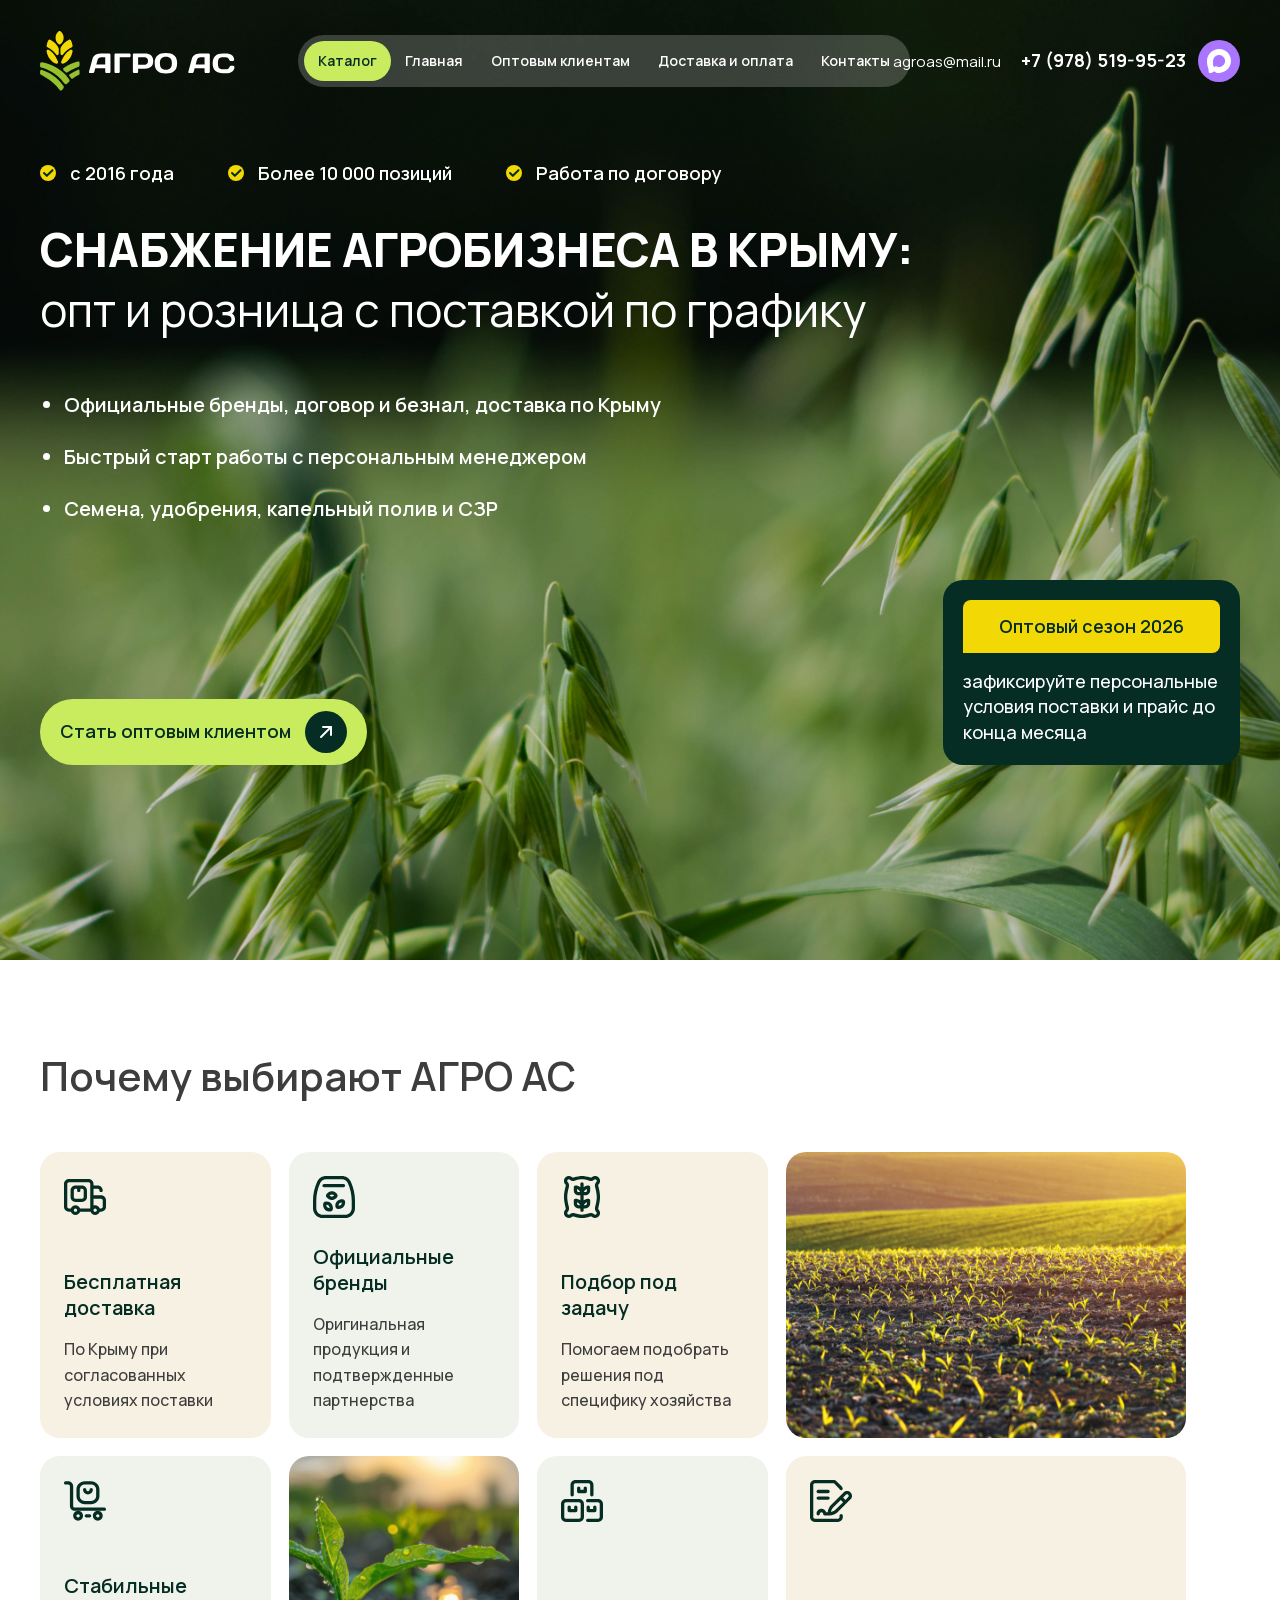
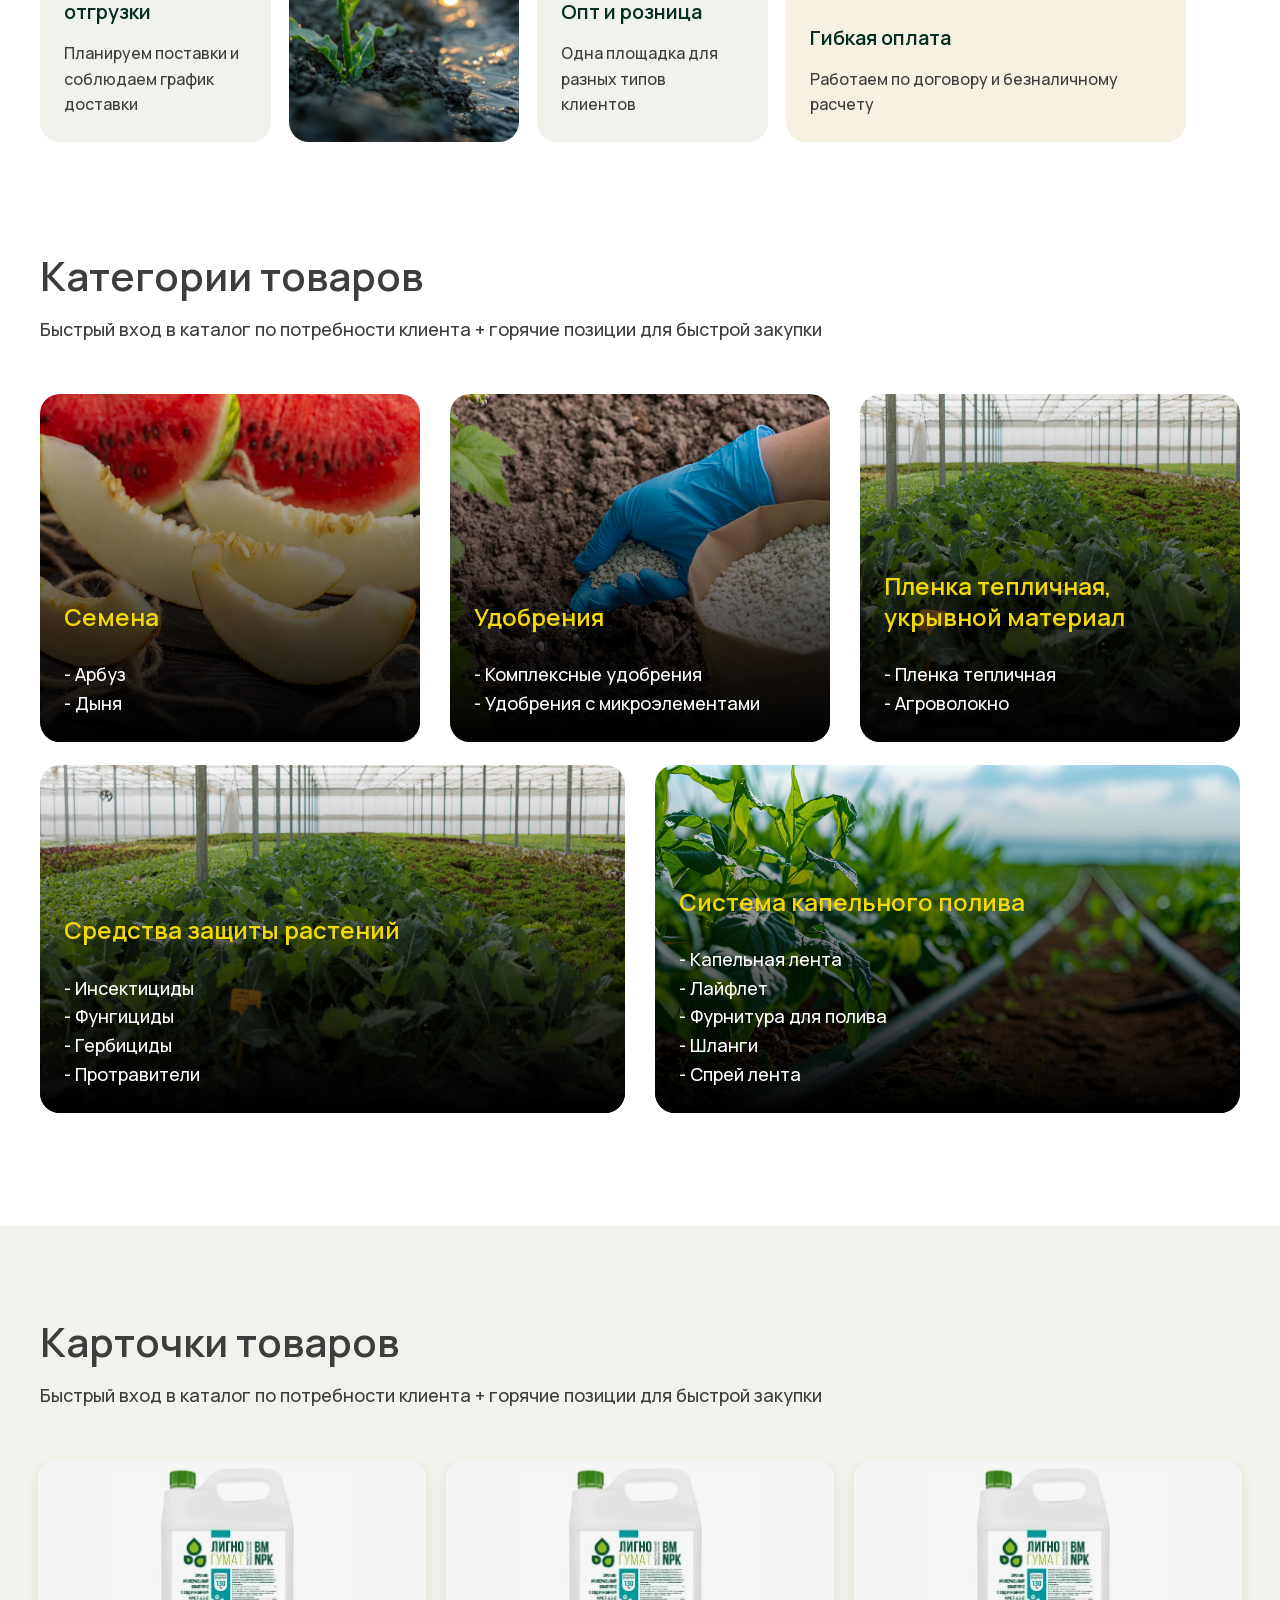
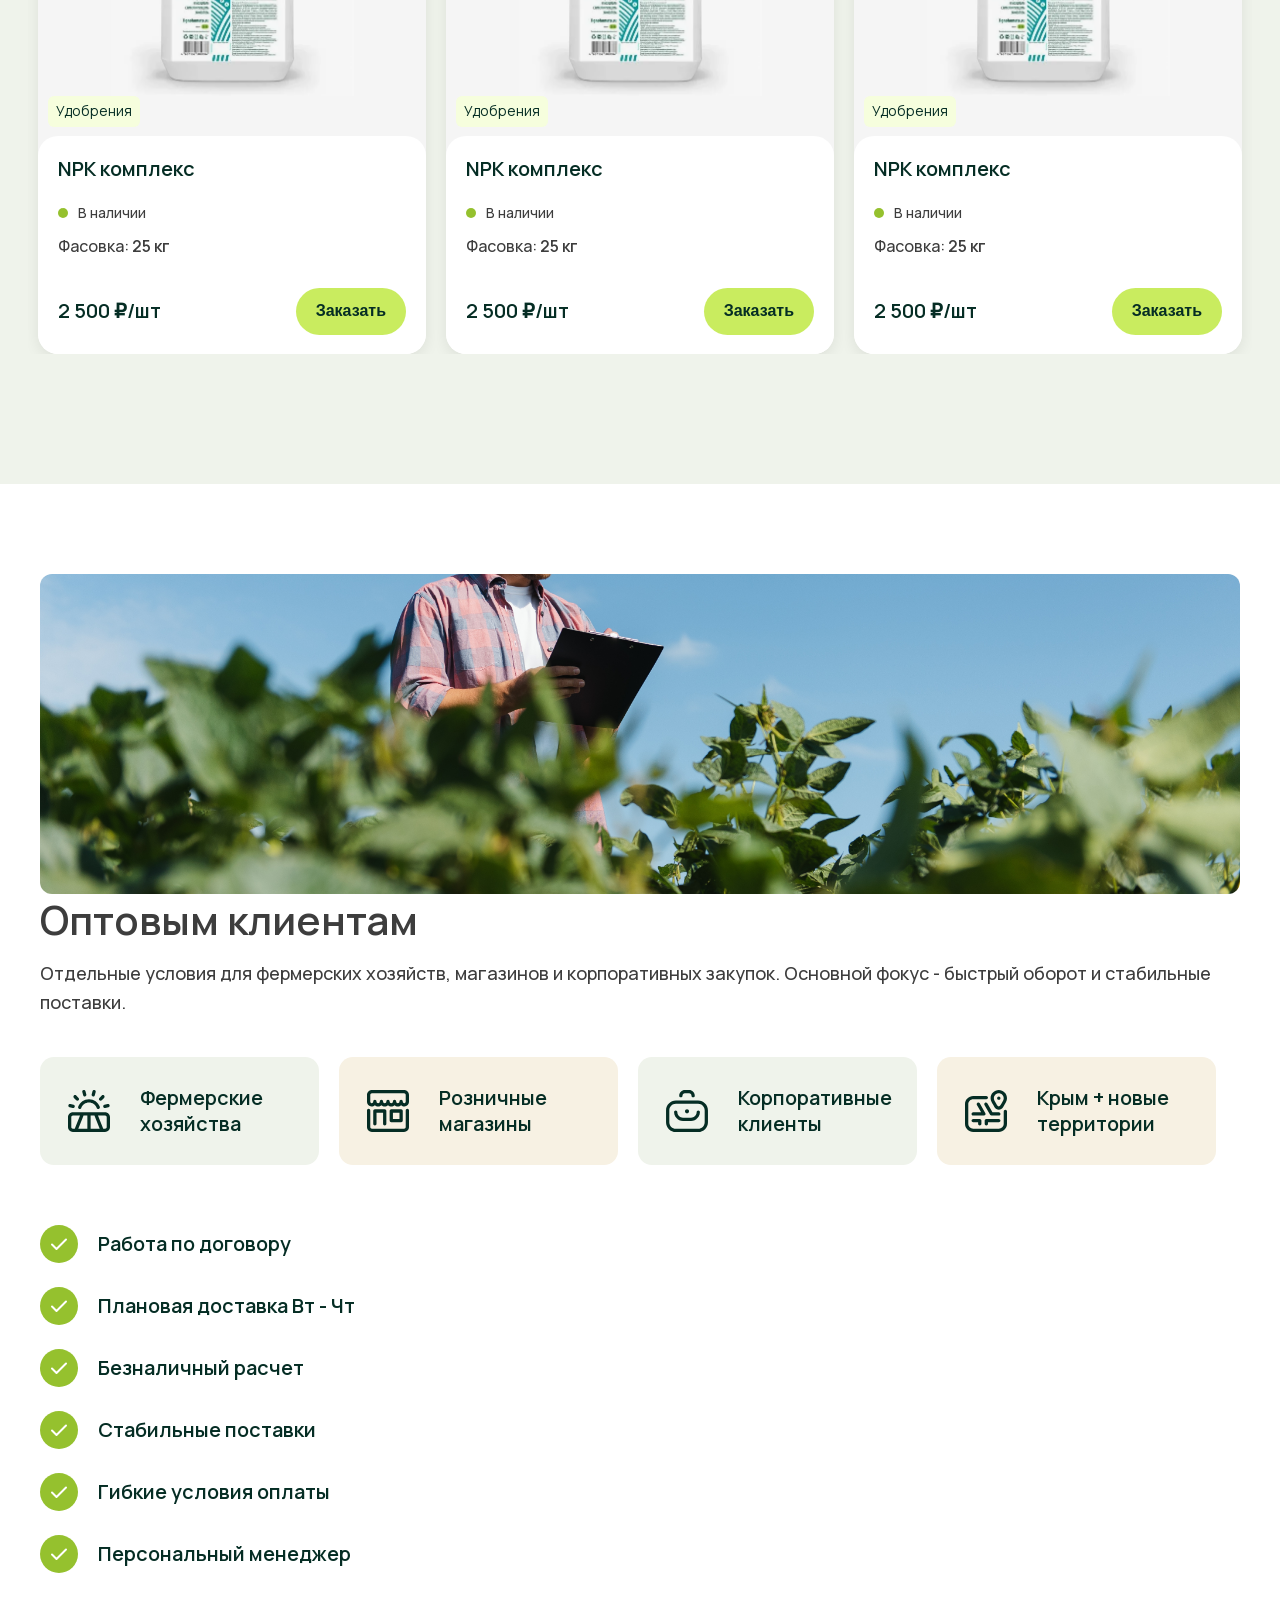
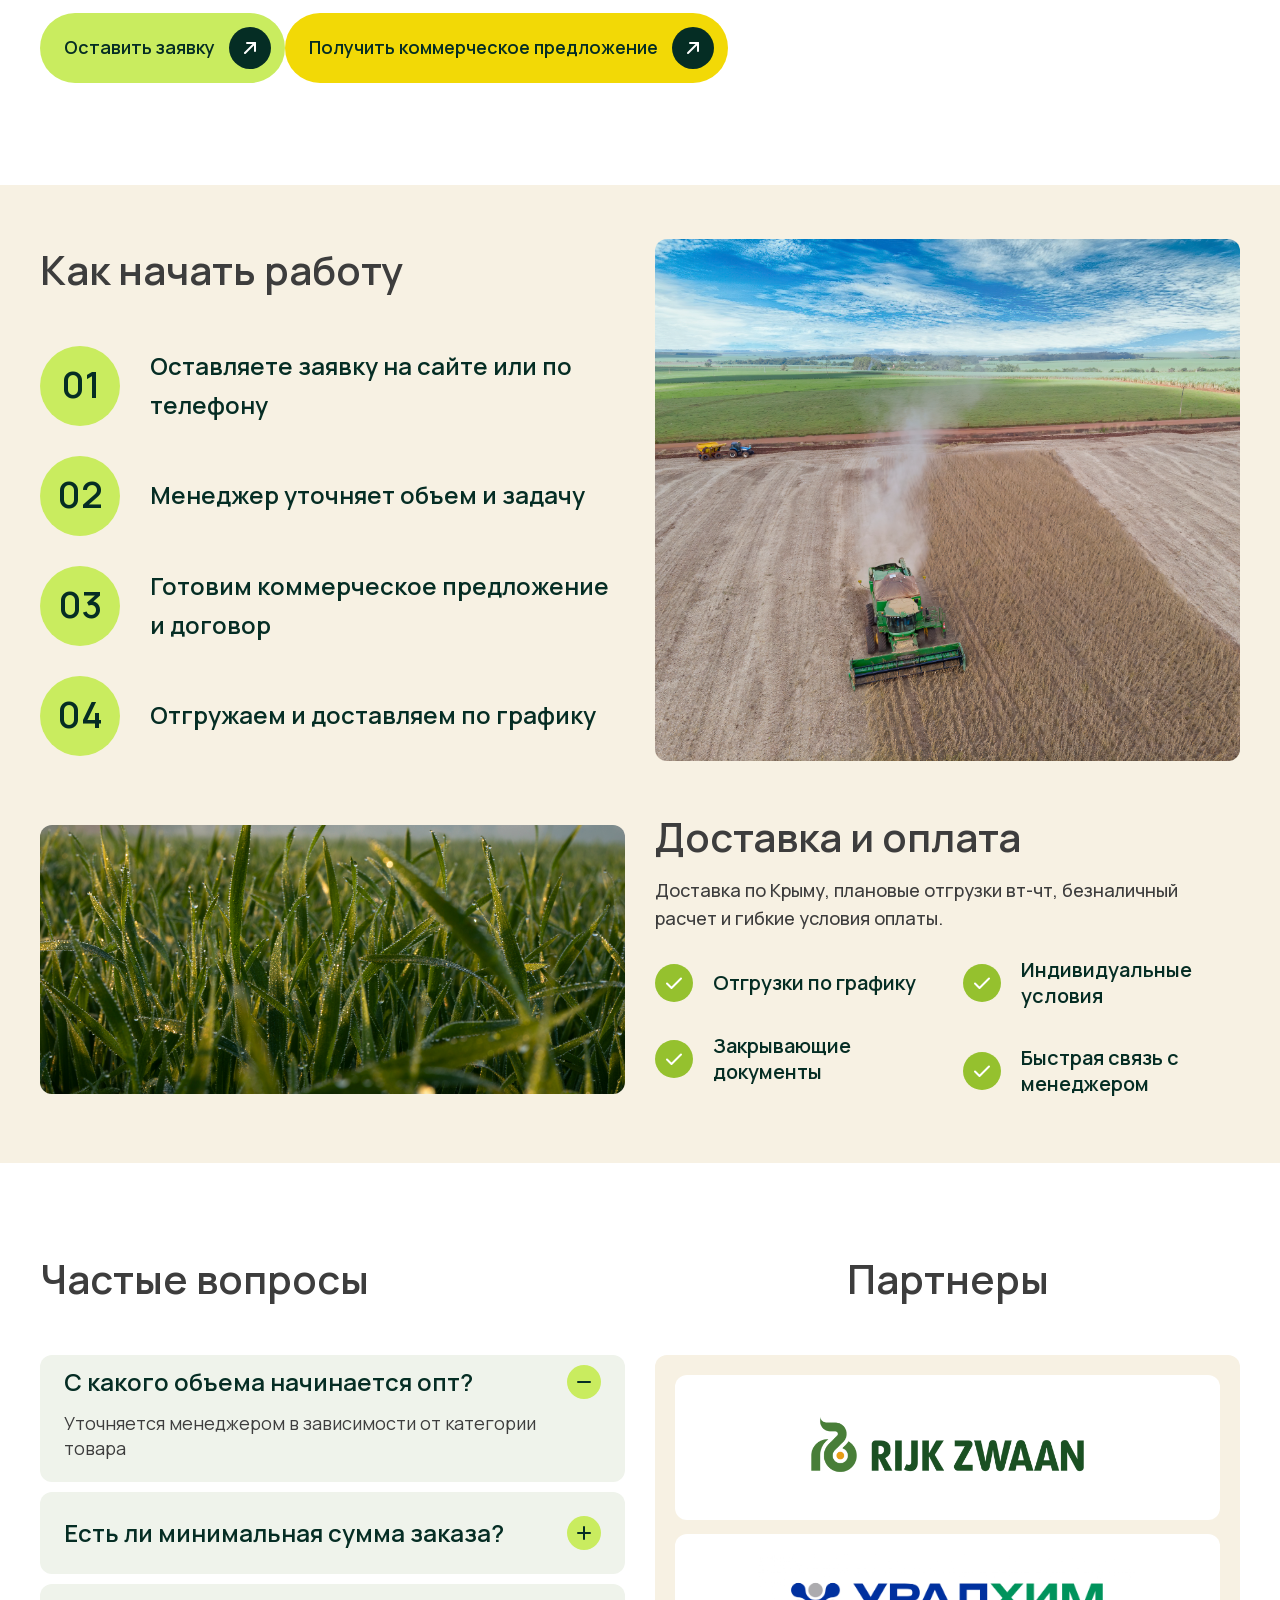
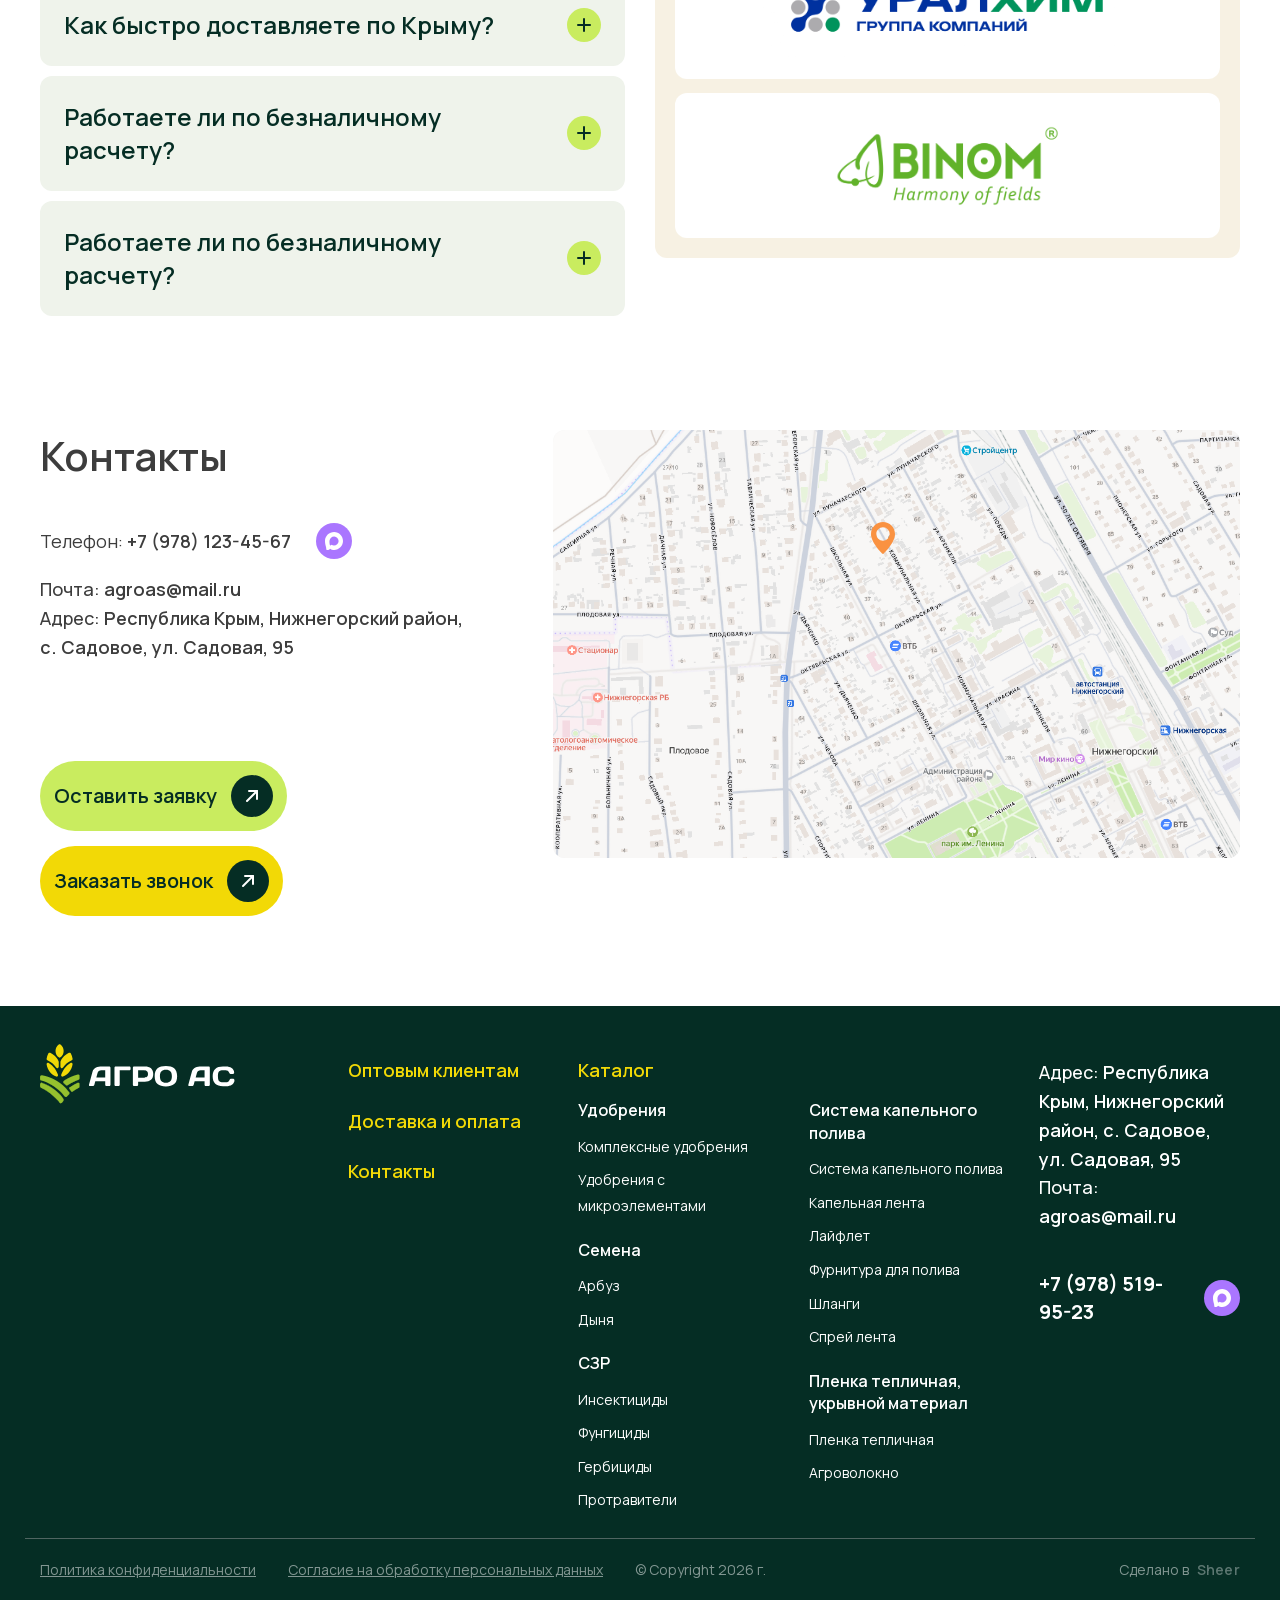
<file: index.html>
<!DOCTYPE html>
<!--[if lt IE 7]><html lang="ru" class="lt-ie9 lt-ie8 lt-ie7"><![endif]-->
<!--[if IE 7]><html lang="ru" class="lt-ie9 lt-ie8"><![endif]-->
<!--[if IE 8]><html lang="ru" class="lt-ie9"><![endif]-->
<!--[if gt IE 8]><!-->
<html lang="ru">
<!--<![endif]-->
<head>
	<meta charset="utf-8" />
	<title>АГРО АС — снабжение агробизнеса в Крыму</title>
	<meta http-equiv="X-UA-Compatible" content="IE=edge" />
	<meta name="viewport" content="width=device-width, initial-scale=1, maximum-scale=1">
	<meta name="format-detection" content="telephone=no" />
	<link rel="stylesheet" href="libs/bootstrap/bootstrap-grid.css" />
	<link rel="stylesheet" href="libs/fontawesome-free-5.12.0-web/css/all.min.css" />
	<link rel="stylesheet" href="libs/fancybox-master/dist/jquery.fancybox.min.css" />
	<link rel="stylesheet" href="libs/slick-1.5.9/slick/slick.css" />
	<link rel="stylesheet" href="css/fonts.css?ver=1.0" />
	<link rel="stylesheet" href="css/main.css?ver=7.8" />
	<link rel="stylesheet" href="css/media.css?ver=5.8" />
</head>
<body>

	<div class="wrapper">

		<header class="header default">
			<div class="container-fluid container-main">
				<div class="row align-items-center header__row">
					<div class="col-auto header__logo-col">
						<a href="index.html" class="logo">
							<img src="img/logo.svg" alt="АГРО АС">
						</a>
					</div>
					<div class="col header__nav-col d-none d-lg-block">
						<nav class="menu-pills">
							<ul class="menu-pills__list">
								<li><a href="category.html" class="btn-catalog">Каталог</a></li>
								<li><a href="index.html">Главная</a></li>
								<li><a href="#wholesale">Оптовым клиентам</a></li>
								<li><a href="delivery.html">Доставка и оплата</a></li>
								<li><a href="contacts.html">Контакты</a></li>
							</ul>
						</nav>
					</div>
					<div class="col-lg-auto d-none d-lg-flex align-items-center header__contacts">
						<a href="mailto:agroas@mail.ru" class="header__email">agroas@mail.ru</a>
						<a href="tel:+79785199523" class="phone-main phone-main--header">+7 (978) 519-95-23</a>
						<a href="#" class="btn-telegram" target="_blank" rel="noopener">
							<img src="img/icon-telegram.svg" alt="Telegram">
						</a>
					</div>
					<div class="col-auto header__bar">
						<a href="tel:+79785199523" class="phone-mobile"><i class="fal fa-phone-alt"></i></a>
						<div class="sandwich">
							<div class="sw-topper"></div>
							<div class="sw-bottom"></div>
							<div class="sw-footer"></div>
						</div>
					</div>
				</div>
			</div>
			<div class="menu-mobile">
				<nav class="menu-pills">
					<ul class="menu-pills__list">
						<li><a href="category.html" class="btn-catalog">Каталог</a></li>
						<li><a href="index.html">Главная</a></li>
						<li><a href="#wholesale">Оптовым клиентам</a></li>
						<li><a href="delivery.html">Доставка и оплата</a></li>
						<li><a href="contacts.html">Контакты</a></li>
					</ul>
				</nav>
				<div class="header__contacts">
					<a href="mailto:agroas@mail.ru" class="header__email">agroas@mail.ru</a>
					<div class="header__phone-wrap">
						<a href="tel:+79785199523" class="phone-main">+7 (978) 519-95-23</a>
						<a href="#" class="btn-telegram" target="_blank" rel="noopener">
							<img src="img/icon-telegram.svg" alt="Telegram">
						</a>
					</div>
				</div>
			</div>
			<div class="menu-overlay"></div>
		</header>

		<section class="billbord">
			<div class="billbord__bg">
				<img src="img/hero-bg-7acc4a.png" alt="">
			</div>
			<div class="container-fluid container-main">
				<div class="billbord__spacer"></div>
				<div class="billbord__features">
					<div class="billbord__feature">
						<img src="img/icon-check-hero.svg" alt="">
						<span>с 2016 года</span>
					</div>
					<div class="billbord__feature">
						<img src="img/icon-check-hero.svg" alt="">
						<span>Более 10 000 позиций</span>
					</div>
					<div class="billbord__feature">
						<img src="img/icon-check-hero.svg" alt="">
						<span>Работа по договору</span>
					</div>
				</div>
				<div class="billbord__main">
					<h1 class="billbord__title"><strong>Снабжение агробизнеса в Крыму:</strong><br>опт и розница с поставкой по графику</h1>
					<ul class="billbord__list">
						<li>Официальные бренды, договор и безнал, доставка по Крыму</li>
						<li>Быстрый старт работы с персональным менеджером</li>
						<li>Семена, удобрения, капельный полив и СЗР</li>
					</ul>
				</div>
				<div class="billbord__bottom">
					<a href="#wholesale" class="btn-main">Стать оптовым клиентом <img src="img/icon-arrow.svg" alt=""></a>
					<div class="billbord__promo">
						<span class="billbord__promo-tag">Оптовый сезон 2026</span>
						<p class="billbord__promo-text">зафиксируйте персональные условия поставки и прайс до конца месяца</p>
					</div>
				</div>
			</div>
		</section>

		<section class="advantages" id="advantages">
			<div class="container-fluid container-main">
				<div class="head-section">
					<h2 class="title-section">Почему выбирают АГРО АС</h2>
				</div>
				<div class="row advantages__row">
					<div class="col-12 col-md-6 advantages__col-square">
						<div class="item-advantage item-advantage--cream">
							<img src="img/icon-advantage-delivery.svg" alt="" class="item-advantage__icon">
							<div>
								<div class="item-advantage__title">Бесплатная доставка</div>
								<p class="item-advantage__text">По Крыму при согласованных условиях поставки</p>
							</div>
						</div>
					</div>
					<div class="col-12 col-md-6 advantages__col-square">
						<div class="item-advantage item-advantage--green">
							<img src="img/icon-advantage-seeds.svg" alt="" class="item-advantage__icon">
							<div>
								<div class="item-advantage__title">Официальные бренды</div>
								<p class="item-advantage__text">Оригинальная продукция и подтвержденные партнерства</p>
							</div>
						</div>
					</div>
					<div class="col-12 col-md-6 advantages__col-square">
						<div class="item-advantage item-advantage--cream">
							<img src="img/icon-advantage-cereal.svg" alt="" class="item-advantage__icon">
							<div>
								<div class="item-advantage__title">Подбор под задачу</div>
								<p class="item-advantage__text">Помогаем подобрать решения под специфику хозяйства</p>
							</div>
						</div>
					</div>
					<div class="col-12 col-md-6 advantages__col-wide">
						<div class="item-advantage__photo">
							<img src="img/advantage-wide.png" alt="">
						</div>
					</div>
					<div class="col-12 col-md-6 advantages__col-square">
						<div class="item-advantage item-advantage--green">
							<img src="img/icon-advantage-trolley.svg" alt="" class="item-advantage__icon">
							<div>
								<div class="item-advantage__title">Стабильные отгрузки</div>
								<p class="item-advantage__text">Планируем поставки и соблюдаем график доставки</p>
							</div>
						</div>
					</div>
					<div class="col-12 col-md-6 advantages__col-square">
						<div class="item-advantage__photo">
							<img src="img/advantage-tall.png" alt="">
						</div>
					</div>
					<div class="col-12 col-md-6 advantages__col-square">
						<div class="item-advantage item-advantage--green">
							<img src="img/icon-advantage-boxes.svg" alt="" class="item-advantage__icon">
							<div>
								<div class="item-advantage__title">Опт и розница</div>
								<p class="item-advantage__text">Одна площадка для разных типов клиентов</p>
							</div>
						</div>
					</div>
					<div class="col-12 col-md-6 advantages__col-wide">
						<div class="item-advantage item-advantage--cream item-advantage--wide">
							<img src="img/icon-advantage-signature.svg" alt="" class="item-advantage__icon">
							<div>
								<div class="item-advantage__title">Гибкая оплата</div>
								<p class="item-advantage__text">Работаем по договору и безналичному расчету</p>
							</div>
						</div>
					</div>
				</div>
			</div>
		</section>

		<section class="categories" id="categories">
			<div class="container-fluid container-main">
				<div class="head-section">
					<h2 class="title-section">Категории товаров</h2>
					<p class="descr-section">Быстрый вход в каталог по потребности клиента + горячие позиции для быстрой закупки</p>
				</div>
				<div class="row categories__row">
					<div class="col-lg-4 col-md-12">
						<a href="#" class="item-category item-category--sm">
						<div class="item-category__bg"><img src="img/cat-seeds.png" alt=""></div>
						<div class="item-category__content">
							<div class="item-category__title">Семена</div>
							<p class="item-category__list">  - Арбуз<br>  - Дыня</p>
						</div>
					</a>
					</div>
					<div class="col-lg-4 col-md-12">
						<a href="#" class="item-category item-category--sm">
						<div class="item-category__bg"><img src="img/cat-fertilizers.png" alt=""></div>
						<div class="item-category__content">
							<div class="item-category__title">Удобрения</div>
							<p class="item-category__list">  - Комплексные удобрения<br>  - Удобрения с микроэлементами</p>
						</div>
					</a>
					</div>
					<div class="col-lg-4 col-md-12">
						<a href="#" class="item-category item-category--sm">
						<div class="item-category__bg"><img src="img/cat-film-41b6a6.png" alt=""></div>
						<div class="item-category__content">
							<div class="item-category__title">Пленка тепличная, укрывной материал</div>
							<p class="item-category__list">  - Пленка тепличная<br>  - Агроволокно</p>
						</div>
					</a>
					</div>
					<div class="col-lg-6 col-md-12">
						<a href="#" class="item-category item-category--md">
						<div class="item-category__bg"><img src="img/cat-szr-262e9a.png" alt=""></div>
						<div class="item-category__content">
							<div class="item-category__title">Средства защиты растений</div>
							<p class="item-category__list">  - Инсектициды<br>  - Фунгициды<br>  - Гербициды<br>  - Протравители</p>
						</div>
					</a>
					</div>
					<div class="col-lg-6 col-md-12">
						<a href="#" class="item-category item-category--lg">
						<div class="item-category__bg"><img src="img/cat-irrigation.png" alt=""></div>
						<div class="item-category__content">
							<div class="item-category__title">Система капельного полива</div>
							<p class="item-category__list">  - Капельная лента<br>  - Лайфлет<br>  - Фурнитура для полива<br>  - Шланги<br>  - Спрей лента</p>
						</div>
					</a>
					</div>
				</div>
			</div>
		</section>

		<section class="products" id="products">
			<div class="container-fluid container-main">
				<div class="head-section">
					<h2 class="title-section">Карточки товаров</h2>
					<p class="descr-section">Быстрый вход в каталог по потребности клиента + горячие позиции для быстрой закупки</p>
				</div>
				<div class="products__slider">

					<div class="products__slide">
						<div class="item-product">
							<div class="item-product__top">
								<a href="card.html" class="item-product__image"><img src="img/product-1.png" alt="NPK комплекс"></a>
								<span class="item-product__tag">Удобрения</span>
							</div>
							<div class="item-product__body">
								<a href="card.html" class="item-product__name">NPK комплекс</a>
								<div class="item-product__meta">
									<span class="item-product__status">В наличии</span>
									<span class="item-product__pack">Фасовка: <strong>25 кг</strong></span>
								</div>
								<div class="item-product__footer">
									<span class="item-product__price">2 500 ₽/шт</span>
									<button type="button" class="btn-order">Заказать</button>
								</div>
							</div>
						</div>
					</div>

					<div class="products__slide">
						<div class="item-product">
							<div class="item-product__top">
								<a href="card.html" class="item-product__image"><img src="img/product-1.png" alt="NPK комплекс"></a>
								<span class="item-product__tag">Удобрения</span>
							</div>
							<div class="item-product__body">
								<a href="card.html" class="item-product__name">NPK комплекс</a>
								<div class="item-product__meta">
									<span class="item-product__status">В наличии</span>
									<span class="item-product__pack">Фасовка: <strong>25 кг</strong></span>
								</div>
								<div class="item-product__footer">
									<span class="item-product__price">2 500 ₽/шт</span>
									<button type="button" class="btn-order">Заказать</button>
								</div>
							</div>
						</div>
					</div>

					<div class="products__slide">
						<div class="item-product">
							<div class="item-product__top">
								<a href="card.html" class="item-product__image"><img src="img/product-1.png" alt="NPK комплекс"></a>
								<span class="item-product__tag">Удобрения</span>
							</div>
							<div class="item-product__body">
								<a href="card.html" class="item-product__name">NPK комплекс</a>
								<div class="item-product__meta">
									<span class="item-product__status">В наличии</span>
									<span class="item-product__pack">Фасовка: <strong>25 кг</strong></span>
								</div>
								<div class="item-product__footer">
									<span class="item-product__price">2 500 ₽/шт</span>
									<button type="button" class="btn-order">Заказать</button>
								</div>
							</div>
						</div>
					</div>

					<div class="products__slide">
						<div class="item-product">
							<div class="item-product__top">
								<a href="card.html" class="item-product__image"><img src="img/product-1.png" alt="NPK комплекс"></a>
								<span class="item-product__tag">Удобрения</span>
							</div>
							<div class="item-product__body">
								<a href="card.html" class="item-product__name">NPK комплекс</a>
								<div class="item-product__meta">
									<span class="item-product__status">В наличии</span>
									<span class="item-product__pack">Фасовка: <strong>25 кг</strong></span>
								</div>
								<div class="item-product__footer">
									<span class="item-product__price">2 500 ₽/шт</span>
									<button type="button" class="btn-order">Заказать</button>
								</div>
							</div>
						</div>
					</div>

				</div>
			</div>
		</section>

		<section class="wholesale" id="wholesale">
			<div class="container-fluid container-main">
				<div class="row wholesale__inner align-items-stretch">
					<div class="col-lg-5 col-md-12 wholesale__media">
						<div class="wholesale__media-inner">
							<img src="img/wholesale-bg.png" alt="Агроном в поле">
						</div>
					</div>
					<div class="col-lg-7 col-md-12 wholesale__panel">
						<div class="wholesale__panel-main">
							<div class="head-section head-section--wholesale">
								<h2 class="title-section">Оптовым клиентам</h2>
								<p class="descr-section">Отдельные условия для фермерских хозяйств, магазинов и корпоративных закупок. Основной фокус - быстрый оборот и стабильные поставки.</p>
							</div>
							<div class="row wholesale__types">
								<div class="wholesale__types-col">
									<div class="wholesale-card wholesale-card--green">
										<img src="img/icon-wholesale-farm.svg" alt="" class="wholesale-card__icon">
										<div class="wholesale-card__title">Фермерские хозяйства</div>
									</div>
								</div>
								<div class="wholesale__types-col">
									<div class="wholesale-card wholesale-card--cream">
										<img src="img/icon-wholesale-market.svg" alt="" class="wholesale-card__icon">
										<div class="wholesale-card__title">Розничные магазины</div>
									</div>
								</div>
								<div class="wholesale__types-col">
									<div class="wholesale-card wholesale-card--green">
										<img src="img/icon-wholesale-briefcase.svg" alt="" class="wholesale-card__icon">
										<div class="wholesale-card__title">Корпоративные клиенты</div>
									</div>
								</div>
								<div class="wholesale__types-col">
									<div class="wholesale-card wholesale-card--cream">
										<img src="img/icon-wholesale-map.svg" alt="" class="wholesale-card__icon">
										<div class="wholesale-card__title">Крым + новые территории</div>
									</div>
								</div>
							</div>
							<div class="row wholesale__benefits">
								<div class="wholesale__benefits-col">
									<div class="wholesale-benefit">
										<span class="wholesale-benefit__icon"><img src="img/icon-wholesale-check.svg?ver=3.1" alt=""></span>
										<span class="wholesale-benefit__text">Работа по договору</span>
									</div>
									<div class="wholesale-benefit wholesale-benefit--wide">
										<span class="wholesale-benefit__icon"><img src="img/icon-wholesale-check.svg?ver=3.1" alt=""></span>
										<span class="wholesale-benefit__text">Плановая доставка Вт - Чт</span>
									</div>
									<div class="wholesale-benefit">
										<span class="wholesale-benefit__icon"><img src="img/icon-wholesale-check.svg?ver=3.1" alt=""></span>
										<span class="wholesale-benefit__text">Безналичный расчет</span>
									</div>
								</div>
								<div class="wholesale__benefits-col">
									<div class="wholesale-benefit">
										<span class="wholesale-benefit__icon"><img src="img/icon-wholesale-check.svg?ver=3.1" alt=""></span>
										<span class="wholesale-benefit__text">Стабильные поставки</span>
									</div>
									<div class="wholesale-benefit">
										<span class="wholesale-benefit__icon"><img src="img/icon-wholesale-check.svg?ver=3.1" alt=""></span>
										<span class="wholesale-benefit__text">Гибкие условия оплаты</span>
									</div>
									<div class="wholesale-benefit wholesale-benefit--wide">
										<span class="wholesale-benefit__icon"><img src="img/icon-wholesale-check.svg?ver=3.1" alt=""></span>
										<span class="wholesale-benefit__text">Персональный менеджер</span>
									</div>
								</div>
							</div>
						</div>
						<div class="wholesale__actions">
							<a href="#modal-application" class="btn-main btn-main--wholesale fancybox">Оставить заявку <img src="img/icon-arrow.svg" alt=""></a>
							<a href="#modal-application" class="btn-main btn-main--yellow btn-main--wholesale fancybox">Получить коммерческое предложение <img src="img/icon-arrow.svg" alt=""></a>
						</div>
					</div>
				</div>
			</div>
		</section>

		<section class="steps" id="steps">
			<div class="container-fluid container-main">
				<div class="row steps__inner">
					<div class="col-lg-6 col-md-12 steps__left">
						<h2 class="title-section">Как начать работу</h2>
						<div class="steps__list">
							<div class="item-step">
								<div class="item-step__num">01</div>
								<p class="item-step__text">Оставляете заявку на сайте или по телефону</p>
							</div>
							<div class="item-step">
								<div class="item-step__num">02</div>
								<p class="item-step__text">Менеджер уточняет объем и задачу</p>
							</div>
							<div class="item-step">
								<div class="item-step__num">03</div>
								<p class="item-step__text">Готовим коммерческое предложение и договор</p>
							</div>
							<div class="item-step">
								<div class="item-step__num">04</div>
								<p class="item-step__text">Отгружаем и доставляем по графику</p>
							</div>
						</div>
					</div>
					<div class="col-lg-6 col-md-12 steps__photo">
						<img src="img/steps-photo.png" alt="">
					</div>
				</div>
			</div>
		</section>

		<section class="delivery" id="delivery">
			<div class="container-fluid container-main">
				<div class="row delivery__inner">
					<div class="col-lg-6 col-md-12 delivery__photo">
						<img src="img/delivery-photo.png" alt="">
					</div>
					<div class="col-lg-6 col-md-12 delivery__content">
						<h2 class="title-section">Доставка и оплата</h2>
						<p class="descr-section">Доставка по Крыму, плановые отгрузки вт-чт, безналичный расчет и гибкие условия оплаты.</p>
						<div class="row delivery__list">
							
								<div class="delivery-benefit col-md-6 delivery__col">
									<span class="delivery-benefit__icon"><img src="img/icon-wholesale-check.svg?ver=3.1" alt=""></span>
									<span class="delivery-benefit__text">Отгрузки по графику</span>
								</div>
								<div class="delivery-benefit col-md-6 delivery__col">
									<span class="delivery-benefit__icon"><img src="img/icon-wholesale-check.svg?ver=3.1" alt=""></span>
									<span class="delivery-benefit__text">Индивидуальные условия</span>
								</div>
							
							
								<div class="delivery-benefit col-md-6 delivery__col">
									<span class="delivery-benefit__icon"><img src="img/icon-wholesale-check.svg?ver=3.1" alt=""></span>
									<span class="delivery-benefit__text">Закрывающие документы</span>
								</div>
								<div class="delivery-benefit col-md-6 delivery__col">
									<span class="delivery-benefit__icon"><img src="img/icon-wholesale-check.svg?ver=3.1" alt=""></span>
									<span class="delivery-benefit__text">Быстрая связь с менеджером</span>
								</div>
							
						</div>
					</div>
				</div>
			</div>
		</section>

		<section class="faq-partners" id="faq">
			<div class="container-fluid container-main">
				<div class="row faq-partners__inner">
					<div class="col-lg col-md-12 faq faq-partners__col-faq">
						<h2 class="title-section">Частые вопросы</h2>
						<div class="item-question active">
							<div class="item-question__head">
								<div class="item-question__title">С какого объема начинается опт?</div>
								<div class="item-question__toggle">
									<img src="img/icon-faq-plus.svg" alt="" class="icon-plus">
									<img src="img/icon-faq-minus.svg" alt="" class="icon-minus">
								</div>
							</div>
							<div class="item-question__answer">Уточняется менеджером в зависимости от категории товара</div>
						</div>
						<div class="item-question">
							<div class="item-question__head">
								<div class="item-question__title">Есть ли минимальная сумма заказа?</div>
								<div class="item-question__toggle">
									<img src="img/icon-faq-plus.svg" alt="" class="icon-plus">
									<img src="img/icon-faq-minus.svg" alt="" class="icon-minus">
								</div>
							</div>
							<div class="item-question__answer">Минимальная сумма зависит от категории и региона доставки. Уточните у менеджера.</div>
						</div>
						<div class="item-question">
							<div class="item-question__head">
								<div class="item-question__title">Как быстро доставляете по Крыму?</div>
								<div class="item-question__toggle">
									<img src="img/icon-faq-plus.svg" alt="" class="icon-plus">
									<img src="img/icon-faq-minus.svg" alt="" class="icon-minus">
								</div>
							</div>
							<div class="item-question__answer">Плановые отгрузки выполняются во вторник — четверг. Сроки согласуются при оформлении заказа.</div>
						</div>
						<div class="item-question">
							<div class="item-question__head">
								<div class="item-question__title">Работаете ли по безналичному расчету?</div>
								<div class="item-question__toggle">
									<img src="img/icon-faq-plus.svg" alt="" class="icon-plus">
									<img src="img/icon-faq-minus.svg" alt="" class="icon-minus">
								</div>
							</div>
							<div class="item-question__answer">Да, работаем по договору с полным пакетом закрывающих документов.</div>
						</div>
						<div class="item-question">
							<div class="item-question__head">
								<div class="item-question__title">Работаете ли по безналичному расчету?</div>
								<div class="item-question__toggle">
									<img src="img/icon-faq-plus.svg" alt="" class="icon-plus">
									<img src="img/icon-faq-minus.svg" alt="" class="icon-minus">
								</div>
							</div>
							<div class="item-question__answer">Да, работаем по договору с полным пакетом закрывающих документов.</div>
						</div>
					</div>
					<div class="col-lg col-md-12 partners faq-partners__col-partners">
						<h2 class="title-section">Партнеры</h2>
						<div class="partners__box">
							<div class="partners__list">
								<div class="partners__item"><img src="img/partner-1.png" alt="RijkZwaan"></div>
								<div class="partners__item"><img src="img/partner-2.png" alt="Партнер"></div>
								<div class="partners__item"><img src="img/partner-3.png" alt="Партнер"></div>
							</div>
						</div>
					</div>
				</div>
			</div>
		</section>
		<section class="contacts" id="contacts">
			<div class="container-fluid container-main">
				<div class="row contacts__inner align-items-start">
					<div class="col-lg-5 col-md-12">
						<div class="contacts__info">
							<div class="contacts__content">
								<h2 class="title-section">Контакты</h2>
								<div class="contacts__details">
									<div class="contacts__phone-row">
										<p class="contacts__phone">Телефон: <strong><a href="tel:+79781234567">+7 (978) 123-45-67</a></strong></p>
										<a href="#" class="btn-telegram btn-telegram--contacts" target="_blank" rel="noopener">
											<img src="img/icon-telegram.svg" alt="Telegram">
										</a>
									</div>
									<p class="contacts__text">Почта: <strong>agroas@mail.ru</strong><br>Адрес: <strong>Республика Крым, Нижнегорский район, с. Садовое, ул. Садовая, 95</strong></p>
								</div>
							</div>
							<div class="contacts__actions">
								<a href="#modal-application" class="btn-main btn-main--contacts fancybox">Оставить заявку <img src="img/icon-arrow.svg" alt=""></a>
								<a href="#modal-callback" class="btn-main btn-main--yellow btn-main--contacts fancybox">Заказать звонок <img src="img/icon-arrow.svg" alt=""></a>
							</div>
						</div>
					</div>
					<div class="col-lg-7 col-md-12">
						<div class="contacts__map">
							<img src="img/map.png?ver=3.1" alt="Карта — АГРО АС, с. Садовое">
							<img src="img/icon-map-pin.svg" class="contacts__map-pin" width="24" height="32" alt="">
						</div>
					</div>
				</div>
			</div>
		</section>
		<footer class="footer">
			<div class="container-fluid container-main">
				<div class="row footer__top align-items-start">
					<div class="col-lg-3 footer__logo-col">
						<a href="index.html" class="logo footer__logo">
							<img src="img/logo.svg" alt="АГРО АС">
						</a>
					</div>
					<div class="col-lg-9 footer__nav-wrap">
						<div class="row align-items-start">
							<div class="col-lg-3 col-md-6 footer__col">
								<ul class="footer__menu">
									<li><a href="#wholesale">Оптовым клиентам</a></li>
									<li><a href="delivery.html">Доставка и оплата</a></li>
									<li><a href="contacts.html">Контакты</a></li>
								</ul>
							</div>
							<div class="col-lg-6 col-md-12 footer__col footer__col--catalog">
								<div class="footer__col-title">Каталог</div>
								<div class="row footer__catalog">
									<div class="col-lg-6 col-md-6 footer__catalog-col">
										<div class="footer__category">
											<a href="#" class="footer__category-title">Удобрения</a>
											<ul class="footer__sub">
												<li><a href="#">Комплексные удобрения</a></li>
												<li><a href="#">Удобрения с микроэлементами</a></li>
											</ul>
										</div>
										<div class="footer__category">
											<a href="#" class="footer__category-title">Семена</a>
											<ul class="footer__sub">
												<li><a href="#">Арбуз</a></li>
												<li><a href="#">Дыня</a></li>
											</ul>
										</div>
										<div class="footer__category">
											<a href="#" class="footer__category-title">СЗР</a>
											<ul class="footer__sub">
												<li><a href="#">Инсектициды</a></li>
												<li><a href="#">Фунгициды</a></li>
												<li><a href="#">Гербициды</a></li>
												<li><a href="#">Протравители</a></li>
											</ul>
										</div>
									</div>
									<div class="col-lg-6 col-md-6 footer__catalog-col">
										<div class="footer__category">
											<a href="#" class="footer__category-title">Система капельного полива</a>
											<ul class="footer__sub">
												<li><a href="#">Система капельного полива</a></li>
												<li><a href="#">Капельная лента</a></li>
												<li><a href="#">Лайфлет</a></li>
												<li><a href="#">Фурнитура для полива</a></li>
												<li><a href="#">Шланги</a></li>
												<li><a href="#">Спрей лента</a></li>
											</ul>
										</div>
										<div class="footer__category">
											<a href="#" class="footer__category-title">Пленка тепличная, укрывной материал</a>
											<ul class="footer__sub">
												<li><a href="#">Пленка тепличная</a></li>
												<li><a href="#">Агроволокно</a></li>
											</ul>
										</div>
									</div>
								</div>
							</div>
							<div class="col-lg-3 col-md-12 footer__col footer__col--contacts ml-lg-auto">
								<p class="footer__contacts-text">Адрес: <strong>Республика Крым, Нижнегорский район, с. Садовое, ул. Садовая, 95</strong><br>Почта: <strong>agroas@mail.ru</strong></p>
								<div class="footer__phone-row">
									<a href="tel:+79785199523" class="footer__phone">+7 (978) 519-95-23</a>
									<a href="#" class="btn-telegram btn-telegram--footer" target="_blank" rel="noopener">
										<img src="img/icon-telegram.svg" alt="Telegram">
									</a>
								</div>
							</div>
						</div>
					</div>
				</div>
				<div class="footer__bottom">
					<div class="footer__legal">
						<a href="#">Политика конфиденциальности</a>
						<a href="#">Согласие на обработку персональных данных</a>
						<span class="footer__copy">© Copyright 2026 г.</span>
					</div>
					<div class="footer__made">Сделано в <span class="footer__made-logo">Sheer</span></div>
				</div>
			</div>
		</footer>

	</div>

	<div id="modal-callback" class="modal-block">
		<div class="modal-wrap">
			<div class="title-section">Заказать звонок</div>
			<div class="descr-modal">и наш менеджер свяжется с вами в течение 30 минут</div>
			<form>
				<div class="item-form">
					<input type="text" placeholder="Ваше имя" required>
				</div>
				<div class="item-form">
					<input type="tel" placeholder="Номер телефона" class="input-phone" inputmode="numeric" required>
				</div>
				<input type="submit" class="btn-main" value="Отправить">
				<div class="checkbox">
					<label>
						<input type="checkbox" required checked>
						<span>Я согласен с условиями обработки персональных данных</span>
					</label>
				</div>
			</form>
		</div>
	</div>

	<div id="modal-application" class="modal-block">
		<div class="modal-wrap">
			<div class="title-section">Оставить заявку</div>
			<div class="descr-modal">и получите индивидуальное коммерческое предложение в течение 30 минут</div>
			<form>
				<div class="item-form">
					<input type="text" placeholder="Ваше имя" required>
				</div>
				<div class="item-form">
					<input type="tel" placeholder="Номер телефона" class="input-phone" inputmode="numeric" required>
				</div>
				<input type="submit" class="btn-main" value="Отправить">
				<div class="checkbox">
					<label>
						<input type="checkbox" required checked>
						<span>Я согласен с условиями обработки персональных данных</span>
					</label>
				</div>
			</form>
		</div>
	</div>

	<script src="libs/jquery/jquery-3.6.0.min.js"></script>
	<script src="libs/fancybox-master/dist/jquery.fancybox.min.js"></script>
	<script src="libs/slick-1.5.9/slick/slick.min.js"></script>
	<script src="libs/mask/jquery.maskedinput.js"></script>
	<script src="js/common.js?ver=3.6"></script>
</body>
</html>
</file>
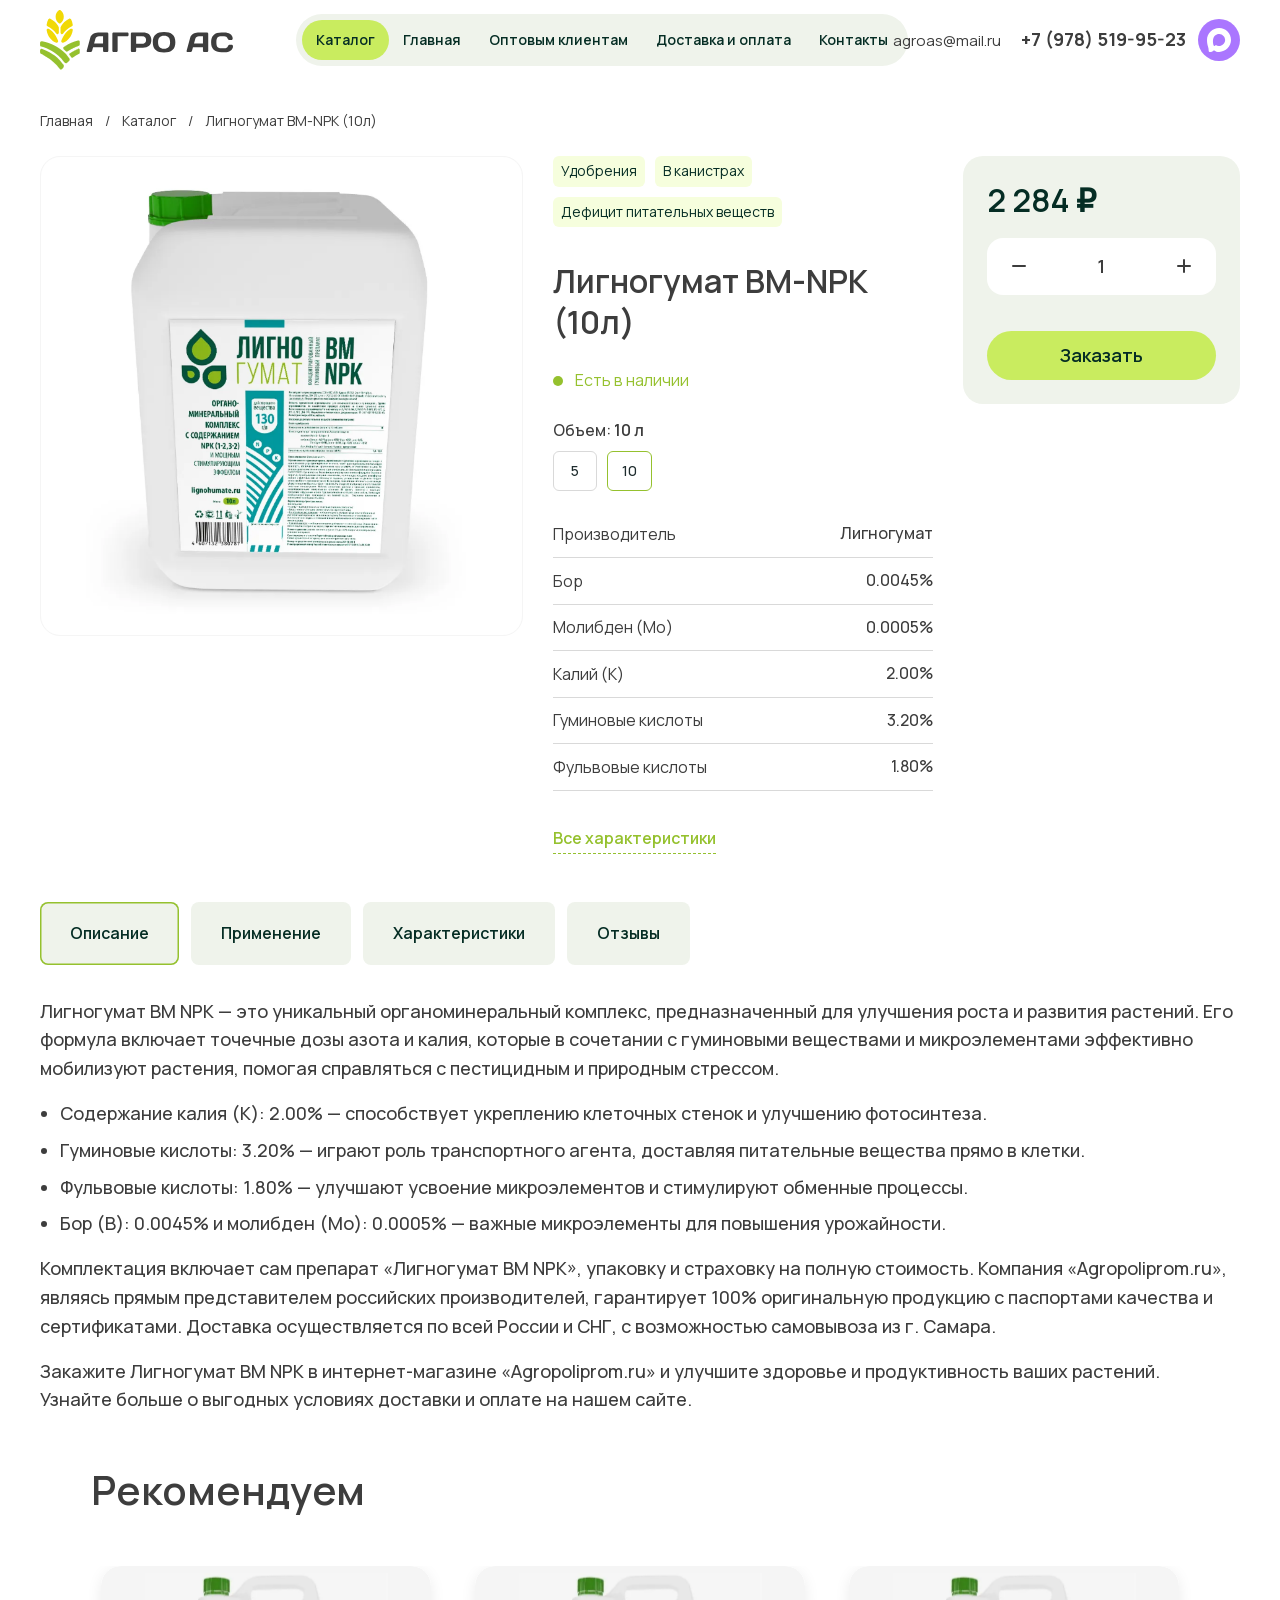
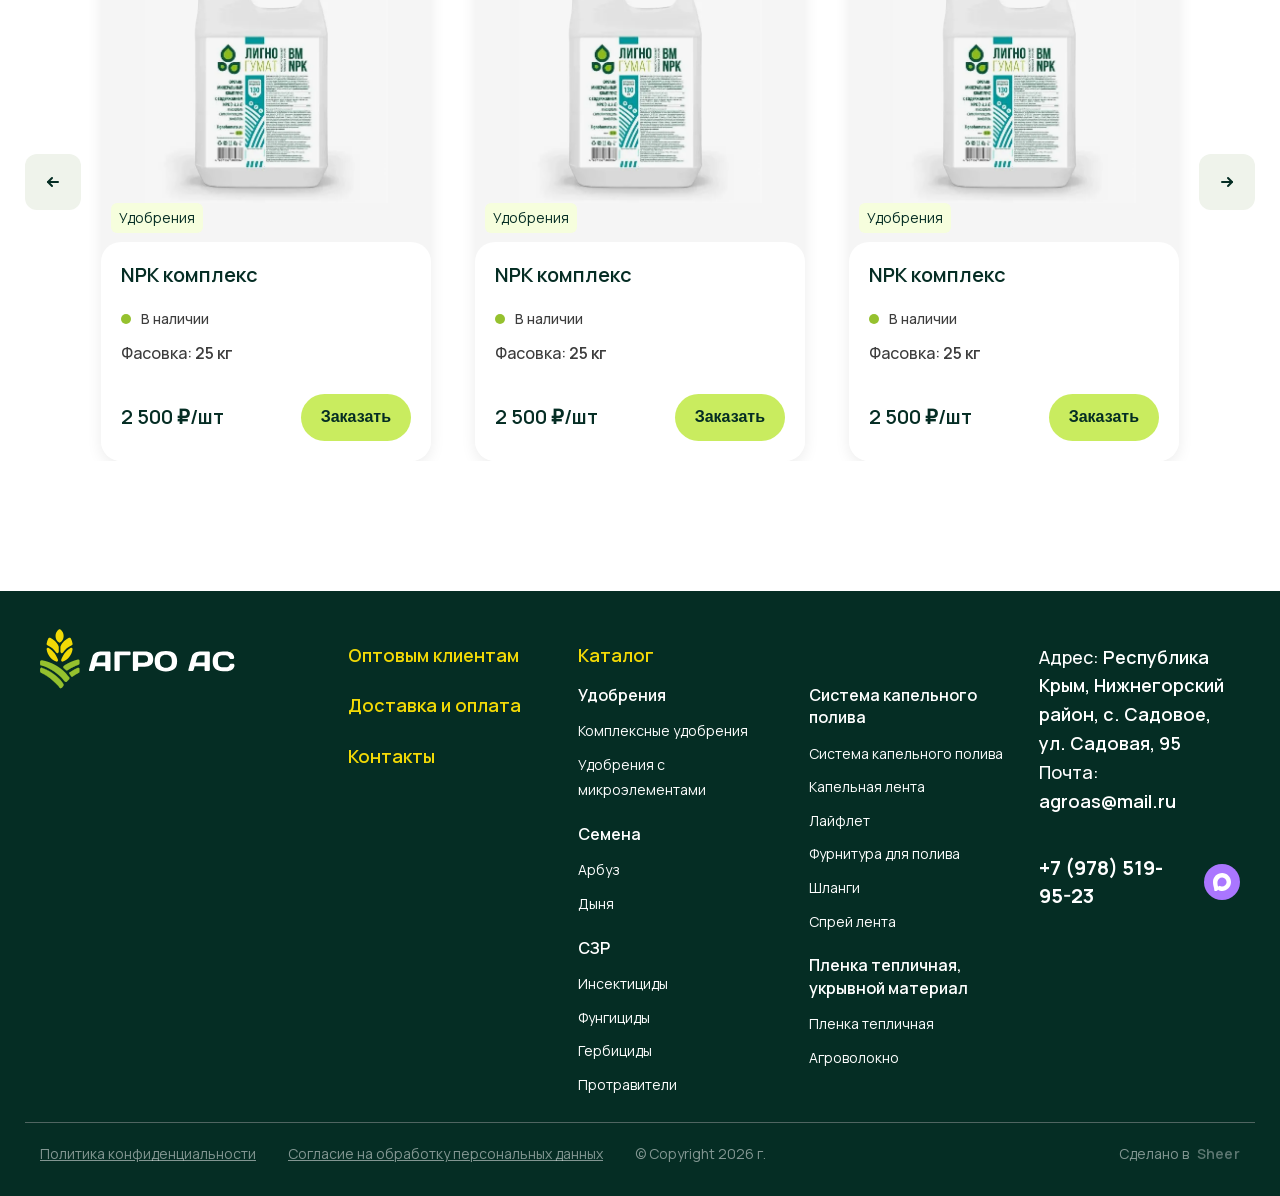
<file: card.html>
<!DOCTYPE html>
<!--[if lt IE 7]><html lang="ru" class="lt-ie9 lt-ie8 lt-ie7"><![endif]-->
<!--[if IE 7]><html lang="ru" class="lt-ie9 lt-ie8"><![endif]-->
<!--[if IE 8]><html lang="ru" class="lt-ie9"><![endif]-->
<!--[if gt IE 8]><!-->
<html lang="ru">
<!--<![endif]-->
<head>
	<meta charset="utf-8" />
	<title>Лигногумат ВМ-NPK (10л) — АГРО АС</title>
	<meta http-equiv="X-UA-Compatible" content="IE=edge" />
	<meta name="viewport" content="width=device-width, initial-scale=1, maximum-scale=1">
	<meta name="format-detection" content="telephone=no" />
	<link rel="stylesheet" href="libs/bootstrap/bootstrap-grid.css" />
	<link rel="stylesheet" href="libs/fontawesome-free-5.12.0-web/css/all.min.css" />
	<link rel="stylesheet" href="libs/fancybox-master/dist/jquery.fancybox.min.css" />
	<link rel="stylesheet" href="libs/slick-1.5.9/slick/slick.css" />
	<link rel="stylesheet" href="css/fonts.css?ver=1.0" />
	<link rel="stylesheet" href="css/main.css?ver=7.8" />
	<link rel="stylesheet" href="css/media.css?ver=5.9" />
</head>
<body class="wrapper__default">

	<div class="wrapper">

		<header class="header">
			<div class="container-fluid container-main">
				<div class="row align-items-center header__row">
					<div class="col-auto header__logo-col">
						<a href="index.html" class="logo logo--inner">
							<img src="img/logo-inner.svg" alt="АГРО АС">
						</a>
					</div>
					<div class="col header__nav-col d-none d-lg-block">
						<nav class="menu-pills">
							<ul class="menu-pills__list">
								<li><a href="category.html" class="btn-catalog active">Каталог</a></li>
								<li><a href="index.html">Главная</a></li>
								<li><a href="index.html#wholesale">Оптовым клиентам</a></li>
								<li><a href="delivery.html">Доставка и оплата</a></li>
								<li><a href="contacts.html">Контакты</a></li>
							</ul>
						</nav>
					</div>
					<div class="col-lg-auto d-none d-lg-flex align-items-center header__contacts">
						<a href="mailto:agroas@mail.ru" class="header__email">agroas@mail.ru</a>
						<a href="tel:+79785199523" class="phone-main phone-main--header">+7 (978) 519-95-23</a>
						<a href="#" class="btn-telegram" target="_blank" rel="noopener">
							<img src="img/icon-telegram.svg" alt="Telegram">
						</a>
					</div>
					<div class="col-auto header__bar">
						<a href="tel:+79785199523" class="phone-mobile"><i class="fal fa-phone-alt"></i></a>
						<div class="sandwich">
							<div class="sw-topper"></div>
							<div class="sw-bottom"></div>
							<div class="sw-footer"></div>
						</div>
					</div>
				</div>
			</div>
			<div class="menu-mobile">
				<nav class="menu-pills">
					<ul class="menu-pills__list">
						<li><a href="category.html" class="btn-catalog active">Каталог</a></li>
						<li><a href="index.html">Главная</a></li>
						<li><a href="index.html#wholesale">Оптовым клиентам</a></li>
									<li><a href="delivery.html">Доставка и оплата</a></li>
						<li><a href="contacts.html">Контакты</a></li>
					</ul>
				</nav>
				<div class="header__contacts">
					<a href="mailto:agroas@mail.ru" class="header__email">agroas@mail.ru</a>
					<div class="header__phone-wrap">
						<a href="tel:+79785199523" class="phone-main">+7 (978) 519-95-23</a>
						<a href="#" class="btn-telegram" target="_blank" rel="noopener">
							<img src="img/icon-telegram.svg" alt="Telegram">
						</a>
					</div>
				</div>
			</div>
			<div class="menu-overlay"></div>
		</header>

		<section class="product-page">
			<div class="container-fluid container-main">
				<nav class="breadcrumbs" aria-label="Хлебные крошки">
					<a href="index.html">Главная</a>
					<span class="breadcrumbs__sep">/</span>
					<a href="category.html">Каталог</a>
					<span class="breadcrumbs__sep">/</span>
					<span class="breadcrumbs__current">Лигногумат ВМ-NPK (10л)</span>
				</nav>

				<div class="row align-items-start product-page__hero">
					<div class="col-12 col-xl-5 product-page__gallery-col">
						<div class="product-page__gallery">
							<img src="img/product-card.png" alt="Лигногумат ВМ-NPK (10л)">
						</div>
					</div>
					<div class="col-12 col-xl-4 product-page__info-col">
						<div class="product-page__tags">
							<span class="product-page__tag">Удобрения</span>
							<span class="product-page__tag">В канистрах</span>
							<span class="product-page__tag">Дефицит питательных веществ</span>
						</div>
						<h1 class="product-page__title">Лигногумат ВМ-NPK (10л)</h1>
						<div class="product-page__status">
							<span class="product-page__status-dot"></span>
							Есть в наличии
						</div>
						<div class="product-page__volume">
							<div class="row">
								<div class="col-12">
									<p class="product-page__volume-label">Объем: <strong>10 л</strong></p>
								</div>
								<div class="col-12">
									<div class="product-page__volume-list">
										<button type="button" class="product-page__volume-item">5</button>
										<button type="button" class="product-page__volume-item active">10</button>
									</div>
								</div>
							</div>
						</div>
						<div class="product-page__specs-preview">
							<div class="product-page__specs-table">
								<div class="product-page__specs-row">
									<span class="product-page__specs-name">Производитель</span>
									<span class="product-page__specs-value">Лигногумат</span>
								</div>
								<div class="product-page__specs-row">
									<span class="product-page__specs-name">Бор</span>
									<span class="product-page__specs-value">0.0045%</span>
								</div>
								<div class="product-page__specs-row">
									<span class="product-page__specs-name">Молибден (Mo)</span>
									<span class="product-page__specs-value">0.0005%</span>
								</div>
								<div class="product-page__specs-row">
									<span class="product-page__specs-name">Калий (К)</span>
									<span class="product-page__specs-value">2.00%</span>
								</div>
								<div class="product-page__specs-row">
									<span class="product-page__specs-name">Гуминовые кислоты</span>
									<span class="product-page__specs-value">3.20%</span>
								</div>
								<div class="product-page__specs-row">
									<span class="product-page__specs-name">Фульвовые кислоты</span>
									<span class="product-page__specs-value">1.80%</span>
								</div>
							</div>
							<button type="button" class="product-page__specs-all" data-tab-link="characteristics">Все характеристики</button>
						</div>
					</div>
					<div class="col-12 col-xl-3 product-page__buy-col">
						<aside class="product-page__buy">
							<div class="row align-items-center no-gutters product-page__buy-top">
								<div class="col-auto product-page__price-col">
									<div class="product-page__price">2&nbsp;284 ₽</div>
								</div>
								<div class="col product-page__qty-col">
									<div class="product-page__qty">
										<button type="button" class="product-page__qty-btn product-page__qty-btn--minus" aria-label="Уменьшить количество">
											<img src="img/icon-qty-minus.svg" width="24" height="24" alt="">
										</button>
										<input type="text" class="product-page__qty-input" value="1" readonly inputmode="numeric" aria-label="Количество">
										<button type="button" class="product-page__qty-btn product-page__qty-btn--plus" aria-label="Увеличить количество">
											<img src="img/icon-qty-plus.svg" width="24" height="24" alt="">
										</button>
									</div>
								</div>
							</div>
							<a href="#modal-application" class="btn-main product-page__order fancybox">Заказать</a>
						</aside>
					</div>
				</div>

				<div class="product-page__tabs-wrap tabs-page">
					<ul class="product-page__tabs-nav">
						<li><button type="button" class="product-page__tab active" data-tab="description">Описание</button></li>
						<li><button type="button" class="product-page__tab" data-tab="application">Применение</button></li>
						<li><button type="button" class="product-page__tab" data-tab="characteristics">Характеристики</button></li>
						<li><button type="button" class="product-page__tab" data-tab="reviews">Отзывы</button></li>
					</ul>
					<div class="product-page__tabs-panels">
						<div class="product-page__panel active" data-tab="description">
							<div class="product-page__text">
								<p>Лигногумат BM NPK — это уникальный органоминеральный комплекс, предназначенный для улучшения роста и развития растений. Его формула включает точечные дозы азота и калия, которые в сочетании с гуминовыми веществами и микроэлементами эффективно мобилизуют растения, помогая справляться с пестицидным и природным стрессом.</p>
								<ul>
									<li>Содержание калия (К): 2.00% — способствует укреплению клеточных стенок и улучшению фотосинтеза.</li>
									<li>Гуминовые кислоты: 3.20% — играют роль транспортного агента, доставляя питательные вещества прямо в клетки.</li>
									<li>Фульвовые кислоты: 1.80% — улучшают усвоение микроэлементов и стимулируют обменные процессы.</li>
									<li>Бор (B): 0.0045% и молибден (Mo): 0.0005% — важные микроэлементы для повышения урожайности.</li>
								</ul>
								<p>Комплектация включает сам препарат «Лигногумат BM NPK», упаковку и страховку на полную стоимость. Компания «Agropoliprom.ru», являясь прямым представителем российских производителей, гарантирует 100% оригинальную продукцию с паспортами качества и сертификатами. Доставка осуществляется по всей России и СНГ, с возможностью самовывоза из г. Самара.</p>
								<p>Закажите Лигногумат BM NPK в интернет-магазине «Agropoliprom.ru» и улучшите здоровье и продуктивность ваших растений. Узнайте больше о выгодных условиях доставки и оплате на нашем сайте.</p>
							</div>
						</div>
						<div class="product-page__panel" data-tab="application">
							<div class="product-page__text">
								<p>Применяется для подкормки овощных, плодово-ягодных и полевых культур в период активного роста. Рекомендуется вносить раствором при поливе или опрыскивании согласно инструкции производителя.</p>
							</div>
						</div>
						<div class="product-page__panel" data-tab="characteristics">
							<div class="product-page__specs-table product-page__specs-table--full">
								<div class="product-page__specs-row">
									<span class="product-page__specs-name">Производитель</span>
									<span class="product-page__specs-value">Лигногумат</span>
								</div>
								<div class="product-page__specs-row product-page__specs-row--alt">
									<span class="product-page__specs-name">Бор</span>
									<span class="product-page__specs-value">0.0045%</span>
								</div>
								<div class="product-page__specs-row">
									<span class="product-page__specs-name">Молибден (Mo)</span>
									<span class="product-page__specs-value">0.0005%</span>
								</div>
								<div class="product-page__specs-row product-page__specs-row--alt">
									<span class="product-page__specs-name">Калий (К)</span>
									<span class="product-page__specs-value">2.00%</span>
								</div>
								<div class="product-page__specs-row">
									<span class="product-page__specs-name">Гуминовые кислоты</span>
									<span class="product-page__specs-value">3.20%</span>
								</div>
								<div class="product-page__specs-row product-page__specs-row--alt">
									<span class="product-page__specs-name">Фульвовые кислоты</span>
									<span class="product-page__specs-value">1.80%</span>
								</div>
							</div>
						</div>
						<div class="product-page__panel" data-tab="reviews">
							<div class="product-page__text">
								<p>Отзывов пока нет. Будьте первым, кто оставит отзыв о товаре.</p>
							</div>
						</div>
					</div>
				</div>

				<div class="product-page__recommend">
					<div class="row align-items-center product-page__recommend-layout">
						<div class="col-auto product-page__recommend-arrow-col product-page__recommend-arrow-col--prev">
							<div class="product-page__recommend-prev">
								<button type="button" class="slick-prev product-page__recommend-arrow product-page__recommend-arrow--prev" aria-label="Предыдущий слайд">
									<span class="product-page__recommend-arrow-icon" aria-hidden="true">
										<img src="img/Arrow_Left_SM.svg" width="24" height="24" alt="">
									</span>
								</button>
							</div>
						</div>
						<div class="col product-page__recommend-main">
							<h2 class="title-section product-page__recommend-title">Рекомендуем</h2>
							<div class="products__slider products__slider--recommend">
						<div class="products__slide">
							<div class="item-product">
								<div class="item-product__top">
									<a href="card.html" class="item-product__image"><img src="img/product-1.png" alt="NPK комплекс"></a>
									<span class="item-product__tag">Удобрения</span>
								</div>
								<div class="item-product__body">
									<a href="card.html" class="item-product__name">NPK комплекс</a>
									<div class="item-product__meta">
										<span class="item-product__status">В наличии</span>
										<span class="item-product__pack">Фасовка: <strong>25 кг</strong></span>
									</div>
									<div class="item-product__footer">
										<span class="item-product__price">2 500 ₽/шт</span>
										<button type="button" class="btn-order">Заказать</button>
									</div>
								</div>
							</div>
						</div>
						<div class="products__slide">
							<div class="item-product">
								<div class="item-product__top">
									<a href="card.html" class="item-product__image"><img src="img/product-1.png" alt="NPK комплекс"></a>
									<span class="item-product__tag">Удобрения</span>
								</div>
								<div class="item-product__body">
									<a href="card.html" class="item-product__name">NPK комплекс</a>
									<div class="item-product__meta">
										<span class="item-product__status">В наличии</span>
										<span class="item-product__pack">Фасовка: <strong>25 кг</strong></span>
									</div>
									<div class="item-product__footer">
										<span class="item-product__price">2 500 ₽/шт</span>
										<button type="button" class="btn-order">Заказать</button>
									</div>
								</div>
							</div>
						</div>
						<div class="products__slide">
							<div class="item-product">
								<div class="item-product__top">
									<a href="card.html" class="item-product__image"><img src="img/product-1.png" alt="NPK комплекс"></a>
									<span class="item-product__tag">Удобрения</span>
								</div>
								<div class="item-product__body">
									<a href="card.html" class="item-product__name">NPK комплекс</a>
									<div class="item-product__meta">
										<span class="item-product__status">В наличии</span>
										<span class="item-product__pack">Фасовка: <strong>25 кг</strong></span>
									</div>
									<div class="item-product__footer">
										<span class="item-product__price">2 500 ₽/шт</span>
										<button type="button" class="btn-order">Заказать</button>
									</div>
								</div>
							</div>
						</div>
						<div class="products__slide">
							<div class="item-product">
								<div class="item-product__top">
									<a href="card.html" class="item-product__image"><img src="img/product-1.png" alt="NPK комплекс"></a>
									<span class="item-product__tag">Удобрения</span>
								</div>
								<div class="item-product__body">
									<a href="card.html" class="item-product__name">NPK комплекс</a>
									<div class="item-product__meta">
										<span class="item-product__status">В наличии</span>
										<span class="item-product__pack">Фасовка: <strong>25 кг</strong></span>
									</div>
									<div class="item-product__footer">
										<span class="item-product__price">2 500 ₽/шт</span>
										<button type="button" class="btn-order">Заказать</button>
									</div>
								</div>
							</div>
						</div>
						<div class="products__slide">
							<div class="item-product">
								<div class="item-product__top">
									<a href="card.html" class="item-product__image"><img src="img/product-1.png" alt="NPK комплекс"></a>
									<span class="item-product__tag">Удобрения</span>
								</div>
								<div class="item-product__body">
									<a href="card.html" class="item-product__name">NPK комплекс</a>
									<div class="item-product__meta">
										<span class="item-product__status">В наличии</span>
										<span class="item-product__pack">Фасовка: <strong>25 кг</strong></span>
									</div>
									<div class="item-product__footer">
										<span class="item-product__price">2 500 ₽/шт</span>
										<button type="button" class="btn-order">Заказать</button>
									</div>
								</div>
							</div>
						</div>
						<div class="products__slide">
							<div class="item-product">
								<div class="item-product__top">
									<a href="card.html" class="item-product__image"><img src="img/product-1.png" alt="NPK комплекс"></a>
									<span class="item-product__tag">Удобрения</span>
								</div>
								<div class="item-product__body">
									<a href="card.html" class="item-product__name">NPK комплекс</a>
									<div class="item-product__meta">
										<span class="item-product__status">В наличии</span>
										<span class="item-product__pack">Фасовка: <strong>25 кг</strong></span>
									</div>
									<div class="item-product__footer">
										<span class="item-product__price">2 500 ₽/шт</span>
										<button type="button" class="btn-order">Заказать</button>
									</div>
								</div>
							</div>
						</div>
						<div class="products__slide">
							<div class="item-product">
								<div class="item-product__top">
									<a href="card.html" class="item-product__image"><img src="img/product-1.png" alt="NPK комплекс"></a>
									<span class="item-product__tag">Удобрения</span>
								</div>
								<div class="item-product__body">
									<a href="card.html" class="item-product__name">NPK комплекс</a>
									<div class="item-product__meta">
										<span class="item-product__status">В наличии</span>
										<span class="item-product__pack">Фасовка: <strong>25 кг</strong></span>
									</div>
									<div class="item-product__footer">
										<span class="item-product__price">2 500 ₽/шт</span>
										<button type="button" class="btn-order">Заказать</button>
									</div>
								</div>
							</div>
						</div>
						<div class="products__slide">
							<div class="item-product">
								<div class="item-product__top">
									<a href="card.html" class="item-product__image"><img src="img/product-1.png" alt="NPK комплекс"></a>
									<span class="item-product__tag">Удобрения</span>
								</div>
								<div class="item-product__body">
									<a href="card.html" class="item-product__name">NPK комплекс</a>
									<div class="item-product__meta">
										<span class="item-product__status">В наличии</span>
										<span class="item-product__pack">Фасовка: <strong>25 кг</strong></span>
									</div>
									<div class="item-product__footer">
										<span class="item-product__price">2 500 ₽/шт</span>
										<button type="button" class="btn-order">Заказать</button>
									</div>
								</div>
							</div>
						</div>
							</div>
						</div>
						<div class="col-auto product-page__recommend-arrow-col product-page__recommend-arrow-col--next">
							<div class="product-page__recommend-next">
								<button type="button" class="slick-next product-page__recommend-arrow product-page__recommend-arrow--next" aria-label="Следующий слайд">
									<span class="product-page__recommend-arrow-icon" aria-hidden="true">
										<img src="img/Arrow_Left_SM.svg" width="24" height="24" alt="">
									</span>
								</button>
							</div>
						</div>
					</div>
				</div>
			</div>
		</section>

		<footer class="footer">
			<div class="container-fluid container-main">
				<div class="row footer__top align-items-start">
					<div class="col-lg-3 footer__logo-col">
						<a href="index.html" class="logo footer__logo">
							<img src="img/logo.svg" alt="АГРО АС">
						</a>
					</div>
					<div class="col-lg-9 footer__nav-wrap">
						<div class="row align-items-start">
							<div class="col-lg-3 col-md-6 footer__col">
								<ul class="footer__menu">
									<li><a href="index.html#wholesale">Оптовым клиентам</a></li>
									<li><a href="delivery.html">Доставка и оплата</a></li>
									<li><a href="contacts.html">Контакты</a></li>
								</ul>
							</div>
							<div class="col-lg-6 col-md-12 footer__col footer__col--catalog">
								<div class="footer__col-title">Каталог</div>
								<div class="row footer__catalog">
									<div class="col-lg-6 col-md-6 footer__catalog-col">
										<div class="footer__category">
											<a href="#" class="footer__category-title">Удобрения</a>
											<ul class="footer__sub">
												<li><a href="#">Комплексные удобрения</a></li>
												<li><a href="#">Удобрения с микроэлементами</a></li>
											</ul>
										</div>
										<div class="footer__category">
											<a href="#" class="footer__category-title">Семена</a>
											<ul class="footer__sub">
												<li><a href="#">Арбуз</a></li>
												<li><a href="#">Дыня</a></li>
											</ul>
										</div>
										<div class="footer__category">
											<a href="#" class="footer__category-title">СЗР</a>
											<ul class="footer__sub">
												<li><a href="#">Инсектициды</a></li>
												<li><a href="#">Фунгициды</a></li>
												<li><a href="#">Гербициды</a></li>
												<li><a href="#">Протравители</a></li>
											</ul>
										</div>
									</div>
									<div class="col-lg-6 col-md-6 footer__catalog-col">
										<div class="footer__category">
											<a href="#" class="footer__category-title">Система капельного полива</a>
											<ul class="footer__sub">
												<li><a href="#">Система капельного полива</a></li>
												<li><a href="#">Капельная лента</a></li>
												<li><a href="#">Лайфлет</a></li>
												<li><a href="#">Фурнитура для полива</a></li>
												<li><a href="#">Шланги</a></li>
												<li><a href="#">Спрей лента</a></li>
											</ul>
										</div>
										<div class="footer__category">
											<a href="#" class="footer__category-title">Пленка тепличная, укрывной материал</a>
											<ul class="footer__sub">
												<li><a href="#">Пленка тепличная</a></li>
												<li><a href="#">Агроволокно</a></li>
											</ul>
										</div>
									</div>
								</div>
							</div>
							<div class="col-lg-3 col-md-12 footer__col footer__col--contacts ml-lg-auto">
								<p class="footer__contacts-text">Адрес: <strong>Республика Крым, Нижнегорский район, с. Садовое, ул. Садовая, 95</strong><br>Почта: <strong>agroas@mail.ru</strong></p>
								<div class="footer__phone-row">
									<a href="tel:+79785199523" class="footer__phone">+7 (978) 519-95-23</a>
									<a href="#" class="btn-telegram btn-telegram--footer" target="_blank" rel="noopener">
										<img src="img/icon-telegram.svg" alt="Telegram">
									</a>
								</div>
							</div>
						</div>
					</div>
				</div>
				<div class="footer__bottom">
					<div class="footer__legal">
						<a href="#">Политика конфиденциальности</a>
						<a href="#">Согласие на обработку персональных данных</a>
						<span class="footer__copy">© Copyright 2026 г.</span>
					</div>
					<div class="footer__made">Сделано в <span class="footer__made-logo">Sheer</span></div>
				</div>
			</div>
		</footer>

	</div>

	<div id="modal-callback" class="modal-block">
		<div class="modal-wrap">
			<div class="title-section">Заказать звонок</div>
			<div class="descr-modal">и наш менеджер свяжется с вами в течение 30 минут</div>
			<form>
				<div class="item-form">
					<input type="text" placeholder="Ваше имя" required>
				</div>
				<div class="item-form">
					<input type="tel" placeholder="Номер телефона" class="input-phone" inputmode="numeric" required>
				</div>
				<input type="submit" class="btn-main" value="Отправить">
				<div class="checkbox">
					<label>
						<input type="checkbox" required checked>
						<span>Я согласен с условиями обработки персональных данных</span>
					</label>
				</div>
			</form>
		</div>
	</div>

	<div id="modal-application" class="modal-block">
		<div class="modal-wrap">
			<div class="title-section">Оставить заявку</div>
			<div class="descr-modal">и получите индивидуальное коммерческое предложение в течение 30 минут</div>
			<form>
				<div class="item-form">
					<input type="text" placeholder="Ваше имя" required>
				</div>
				<div class="item-form">
					<input type="tel" placeholder="Номер телефона" class="input-phone" inputmode="numeric" required>
				</div>
				<input type="submit" class="btn-main" value="Отправить">
				<div class="checkbox">
					<label>
						<input type="checkbox" required checked>
						<span>Я согласен с условиями обработки персональных данных</span>
					</label>
				</div>
			</form>
		</div>
	</div>

	<script src="libs/jquery/jquery-3.6.0.min.js"></script>
	<script src="libs/fancybox-master/dist/jquery.fancybox.min.js"></script>
	<script src="libs/slick-1.5.9/slick/slick.min.js"></script>
	<script src="libs/mask/jquery.maskedinput.js"></script>
	<script src="js/common.js?ver=4.3"></script>
</body>
</html>
</file>
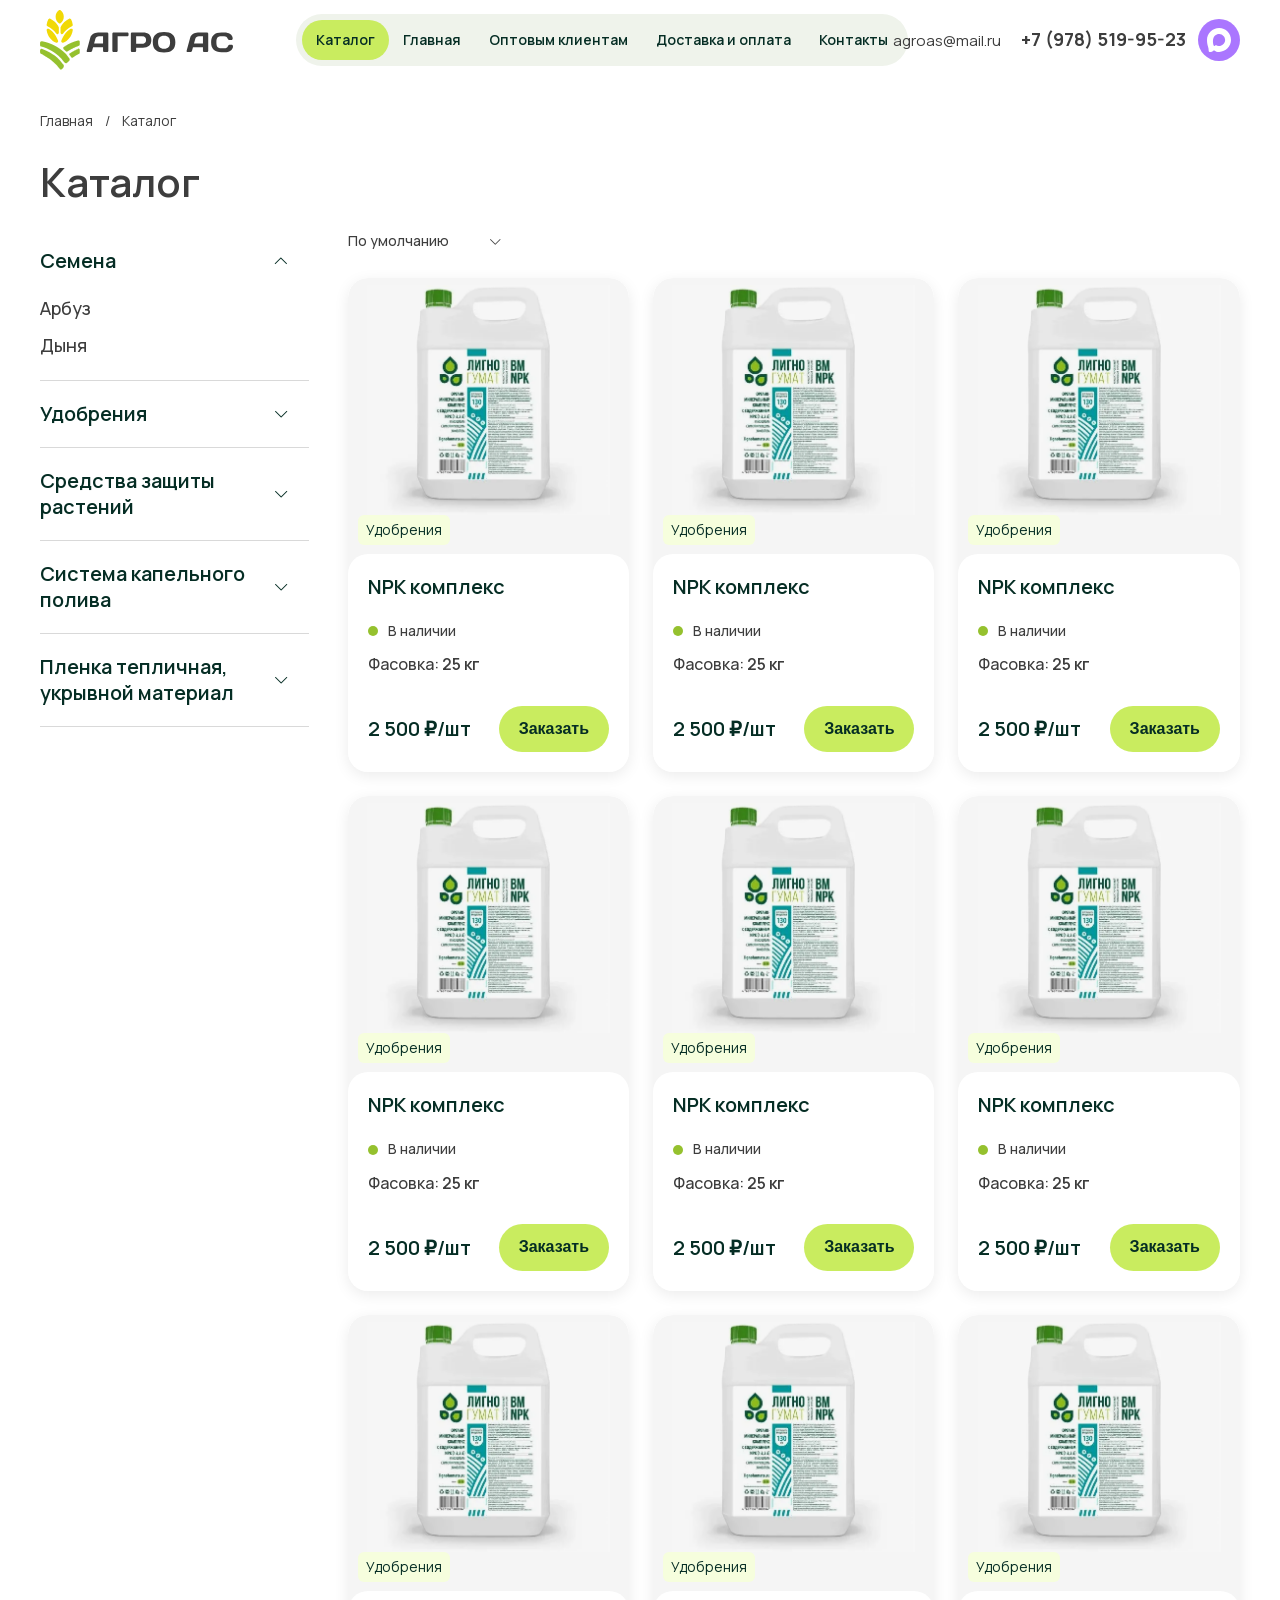
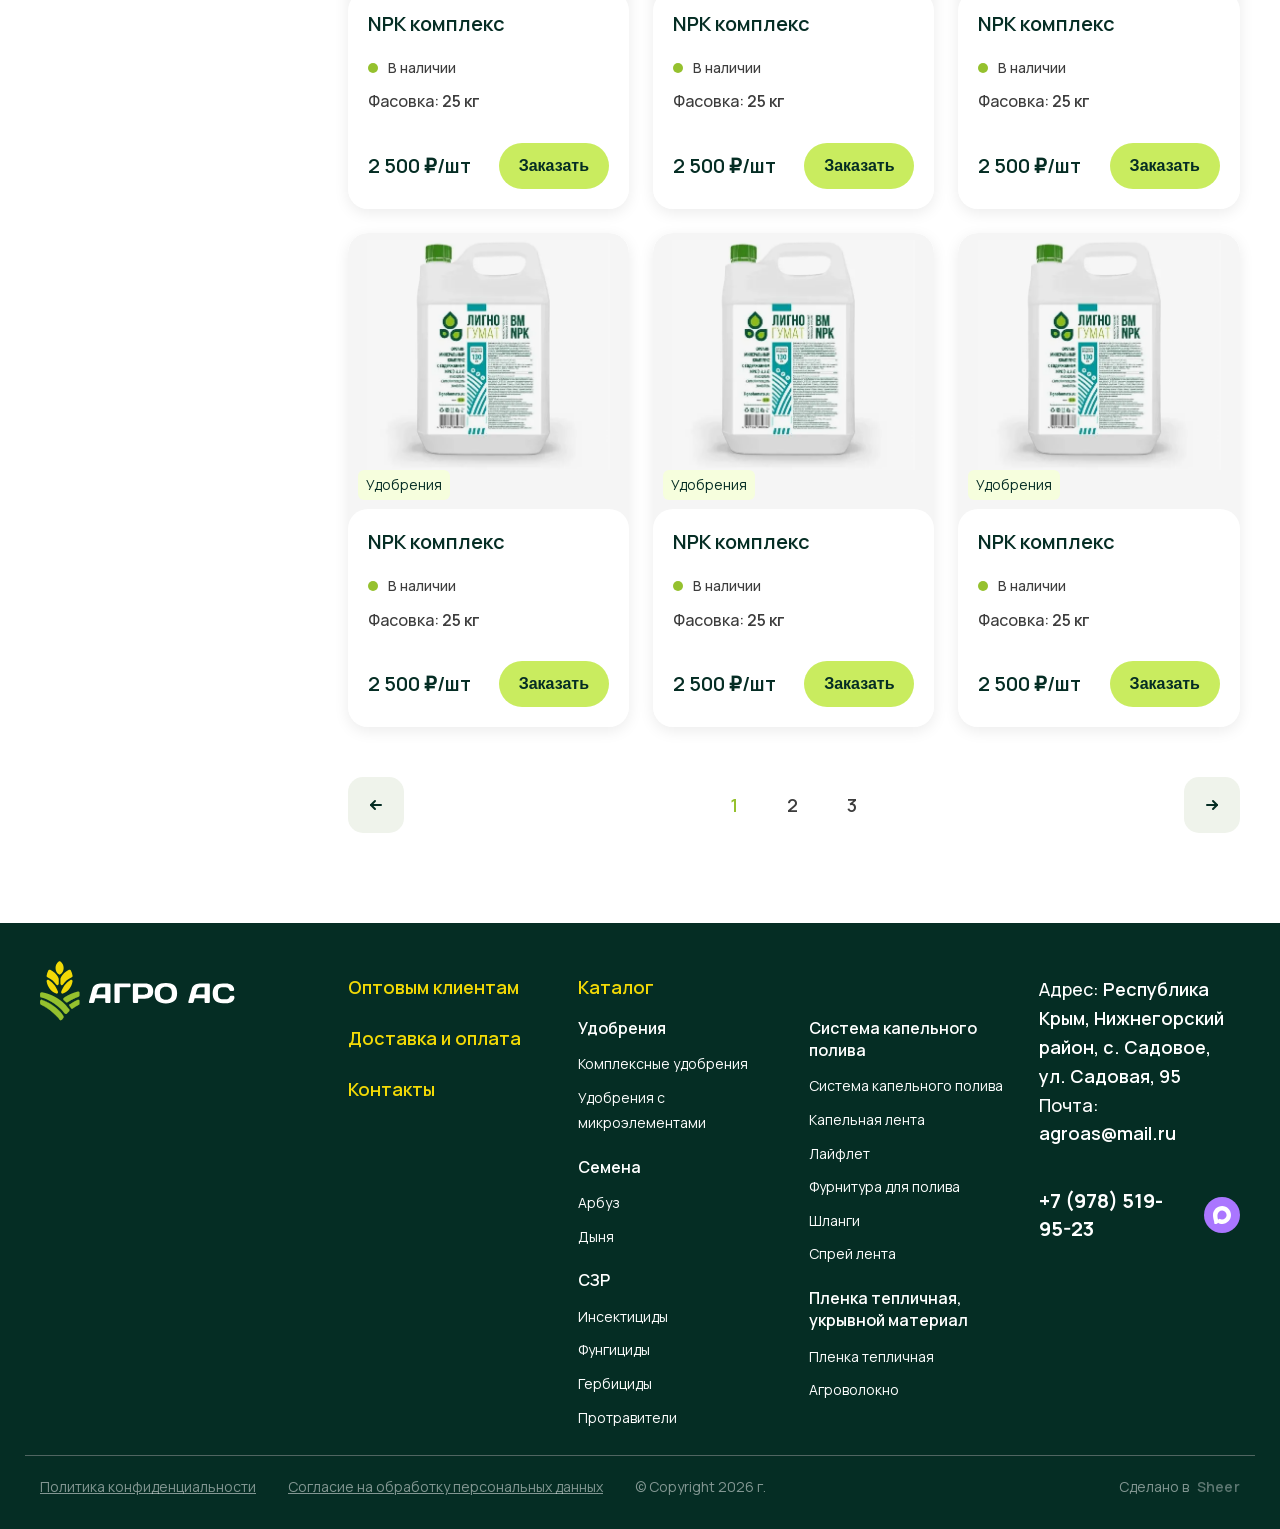
<file: category.html>
<!DOCTYPE html>
<!--[if lt IE 7]><html lang="ru" class="lt-ie9 lt-ie8 lt-ie7"><![endif]-->
<!--[if IE 7]><html lang="ru" class="lt-ie9 lt-ie8"><![endif]-->
<!--[if IE 8]><html lang="ru" class="lt-ie9"><![endif]-->
<!--[if gt IE 8]><!-->
<html lang="ru">
<!--<![endif]-->
<head>
	<meta charset="utf-8" />
	<title>Каталог — АГРО АС</title>
	<meta http-equiv="X-UA-Compatible" content="IE=edge" />
	<meta name="viewport" content="width=device-width, initial-scale=1, maximum-scale=1">
	<meta name="format-detection" content="telephone=no" />
	<link rel="stylesheet" href="libs/bootstrap/bootstrap-grid.css" />
	<link rel="stylesheet" href="libs/fontawesome-free-5.12.0-web/css/all.min.css" />
	<link rel="stylesheet" href="libs/fancybox-master/dist/jquery.fancybox.min.css" />
	<link rel="stylesheet" href="libs/slick-1.5.9/slick/slick.css" />
	<link rel="stylesheet" href="css/fonts.css?ver=1.0" />
	<link rel="stylesheet" href="css/main.css?ver=7.8" />
	<link rel="stylesheet" href="css/media.css?ver=6.4" />
</head>
<body class="wrapper__default">

	<div class="wrapper">

		<header class="header">
			<div class="container-fluid container-main">
				<div class="row align-items-center header__row">
					<div class="col-auto header__logo-col">
						<a href="index.html" class="logo logo--inner">
							<img src="img/logo-inner.svg" alt="АГРО АС">
						</a>
					</div>
					<div class="col header__nav-col d-none d-lg-block">
						<nav class="menu-pills">
							<ul class="menu-pills__list">
								<li><a href="category.html" class="btn-catalog active">Каталог</a></li>
								<li><a href="index.html">Главная</a></li>
								<li><a href="index.html#wholesale">Оптовым клиентам</a></li>
								<li><a href="delivery.html">Доставка и оплата</a></li>
								<li><a href="contacts.html">Контакты</a></li>
							</ul>
						</nav>
					</div>
					<div class="col-lg-auto d-none d-lg-flex align-items-center header__contacts">
						<a href="mailto:agroas@mail.ru" class="header__email">agroas@mail.ru</a>
						<a href="tel:+79785199523" class="phone-main phone-main--header">+7 (978) 519-95-23</a>
						<a href="#" class="btn-telegram" target="_blank" rel="noopener">
							<img src="img/icon-telegram.svg" alt="Telegram">
						</a>
					</div>
					<div class="col-auto header__bar">
						<a href="tel:+79785199523" class="phone-mobile"><i class="fal fa-phone-alt"></i></a>
						<div class="sandwich">
							<div class="sw-topper"></div>
							<div class="sw-bottom"></div>
							<div class="sw-footer"></div>
						</div>
					</div>
				</div>
			</div>
			<div class="menu-mobile">
				<nav class="menu-pills">
					<ul class="menu-pills__list">
						<li><a href="category.html" class="btn-catalog active">Каталог</a></li>
						<li><a href="index.html">Главная</a></li>
						<li><a href="index.html#wholesale">Оптовым клиентам</a></li>
									<li><a href="delivery.html">Доставка и оплата</a></li>
						<li><a href="contacts.html">Контакты</a></li>
					</ul>
				</nav>
				<div class="header__contacts">
					<a href="mailto:agroas@mail.ru" class="header__email">agroas@mail.ru</a>
					<div class="header__phone-wrap">
						<a href="tel:+79785199523" class="phone-main">+7 (978) 519-95-23</a>
						<a href="#" class="btn-telegram" target="_blank" rel="noopener">
							<img src="img/icon-telegram.svg" alt="Telegram">
						</a>
					</div>
				</div>
			</div>
			<div class="menu-overlay"></div>
		</header>

		<section class="catalog-page">
			<div class="container-fluid container-main">
				<nav class="breadcrumbs" aria-label="Хлебные крошки">
					<a href="index.html">Главная</a>
					<span class="breadcrumbs__sep">/</span>
					<span class="breadcrumbs__current">Каталог</span>
				</nav>

				<h1 class="catalog-page__title title-section">Каталог</h1>

				<div class="row catalog-page__layout">
					<div class="col-lg-3 catalog-page__sidebar-col">
						<a href="#" class="btn-main btn-main--outline btn-main_filter">Фильтр <i class="fal fa-filter" aria-hidden="true"></i></a>
						<aside class="catalog-sidebar">
							<div class="catalog-sidebar__item catalog-sidebar__item--open">
								<button type="button" class="catalog-sidebar__head">
									<span class="catalog-sidebar__name">Семена</span>
									<span class="catalog-sidebar__toggle" aria-hidden="true"><i class="fal fa-chevron-down"></i></span>
								</button>
								<div class="catalog-sidebar__body">
									<ul class="catalog-sidebar__sub">
										<li><a href="#">Арбуз</a></li>
										<li><a href="#">Дыня</a></li>
									</ul>
								</div>
							</div>
							<div class="catalog-sidebar__item">
								<button type="button" class="catalog-sidebar__head">
									<span class="catalog-sidebar__name">Удобрения</span>
									<span class="catalog-sidebar__toggle" aria-hidden="true"><i class="fal fa-chevron-down"></i></span>
								</button>
								<div class="catalog-sidebar__body">
									<ul class="catalog-sidebar__sub">
										<li><a href="#">Комплексные удобрения</a></li>
										<li><a href="#">Удобрения с микроэлементами</a></li>
									</ul>
								</div>
							</div>
							<div class="catalog-sidebar__item">
								<button type="button" class="catalog-sidebar__head">
									<span class="catalog-sidebar__name">Средства защиты растений</span>
									<span class="catalog-sidebar__toggle" aria-hidden="true"><i class="fal fa-chevron-down"></i></span>
								</button>
								<div class="catalog-sidebar__body">
									<ul class="catalog-sidebar__sub">
										<li><a href="#">Инсектициды</a></li>
										<li><a href="#">Фунгициды</a></li>
										<li><a href="#">Гербициды</a></li>
										<li><a href="#">Протравители</a></li>
									</ul>
								</div>
							</div>
							<div class="catalog-sidebar__item">
								<button type="button" class="catalog-sidebar__head">
									<span class="catalog-sidebar__name">Система капельного полива</span>
									<span class="catalog-sidebar__toggle" aria-hidden="true"><i class="fal fa-chevron-down"></i></span>
								</button>
								<div class="catalog-sidebar__body">
									<ul class="catalog-sidebar__sub">
										<li><a href="#">Система капельного полива</a></li>
										<li><a href="#">Капельная лента</a></li>
										<li><a href="#">Лайфлет</a></li>
										<li><a href="#">Фурнитура для полива</a></li>
										<li><a href="#">Шланги</a></li>
										<li><a href="#">Спрей лента</a></li>
									</ul>
								</div>
							</div>
							<div class="catalog-sidebar__item">
								<button type="button" class="catalog-sidebar__head">
									<span class="catalog-sidebar__name">Пленка тепличная, укрывной материал</span>
									<span class="catalog-sidebar__toggle" aria-hidden="true"><i class="fal fa-chevron-down"></i></span>
								</button>
								<div class="catalog-sidebar__body">
									<ul class="catalog-sidebar__sub">
										<li><a href="#">Пленка тепличная</a></li>
										<li><a href="#">Агроволокно</a></li>
									</ul>
								</div>
							</div>
						</aside>
					</div>
					<div class="col-lg-9 catalog-page__content-col">
						<div class="catalog-page__sort">
							<div class="catalog-page__sort-field">
								<select id="catalog-sort" class="catalog-page__sort-select" name="sort" aria-label="Сортировка">
									<option value="default" selected>По умолчанию</option>
									<option value="price">По цене</option>
									<option value="date">По дате</option>
									<option value="alpha">По алфавиту</option>
								</select>
								<span class="catalog-page__sort-icon" aria-hidden="true"><i class="fal fa-chevron-down"></i></span>
							</div>
						</div>
						<div class="row catalog-page__grid">
							<div class="col-xl-4 col-lg-4 col-md-6 catalog-page__col">
								<div class="item-product">
									<div class="item-product__top">
										<a href="card.html" class="item-product__image"><img src="img/product-1.png" alt="NPK комплекс"></a>
										<span class="item-product__tag">Удобрения</span>
									</div>
									<div class="item-product__body">
										<a href="card.html" class="item-product__name">NPK комплекс</a>
										<div class="item-product__meta">
											<span class="item-product__status">В наличии</span>
											<span class="item-product__pack">Фасовка: <strong>25 кг</strong></span>
										</div>
										<div class="item-product__footer">
											<span class="item-product__price">2 500 ₽/шт</span>
											<button type="button" class="btn-order">Заказать</button>
										</div>
									</div>
								</div>
							</div>
							<div class="col-xl-4 col-lg-4 col-md-6 catalog-page__col">
								<div class="item-product">
									<div class="item-product__top">
										<a href="card.html" class="item-product__image"><img src="img/product-1.png" alt="NPK комплекс"></a>
										<span class="item-product__tag">Удобрения</span>
									</div>
									<div class="item-product__body">
										<a href="card.html" class="item-product__name">NPK комплекс</a>
										<div class="item-product__meta">
											<span class="item-product__status">В наличии</span>
											<span class="item-product__pack">Фасовка: <strong>25 кг</strong></span>
										</div>
										<div class="item-product__footer">
											<span class="item-product__price">2 500 ₽/шт</span>
											<button type="button" class="btn-order">Заказать</button>
										</div>
									</div>
								</div>
							</div>
							<div class="col-xl-4 col-lg-4 col-md-6 catalog-page__col">
								<div class="item-product">
									<div class="item-product__top">
										<a href="card.html" class="item-product__image"><img src="img/product-1.png" alt="NPK комплекс"></a>
										<span class="item-product__tag">Удобрения</span>
									</div>
									<div class="item-product__body">
										<a href="card.html" class="item-product__name">NPK комплекс</a>
										<div class="item-product__meta">
											<span class="item-product__status">В наличии</span>
											<span class="item-product__pack">Фасовка: <strong>25 кг</strong></span>
										</div>
										<div class="item-product__footer">
											<span class="item-product__price">2 500 ₽/шт</span>
											<button type="button" class="btn-order">Заказать</button>
										</div>
									</div>
								</div>
							</div>
							<div class="col-xl-4 col-lg-4 col-md-6 catalog-page__col">
								<div class="item-product">
									<div class="item-product__top">
										<a href="card.html" class="item-product__image"><img src="img/product-1.png" alt="NPK комплекс"></a>
										<span class="item-product__tag">Удобрения</span>
									</div>
									<div class="item-product__body">
										<a href="card.html" class="item-product__name">NPK комплекс</a>
										<div class="item-product__meta">
											<span class="item-product__status">В наличии</span>
											<span class="item-product__pack">Фасовка: <strong>25 кг</strong></span>
										</div>
										<div class="item-product__footer">
											<span class="item-product__price">2 500 ₽/шт</span>
											<button type="button" class="btn-order">Заказать</button>
										</div>
									</div>
								</div>
							</div>
							<div class="col-xl-4 col-lg-4 col-md-6 catalog-page__col">
								<div class="item-product">
									<div class="item-product__top">
										<a href="card.html" class="item-product__image"><img src="img/product-1.png" alt="NPK комплекс"></a>
										<span class="item-product__tag">Удобрения</span>
									</div>
									<div class="item-product__body">
										<a href="card.html" class="item-product__name">NPK комплекс</a>
										<div class="item-product__meta">
											<span class="item-product__status">В наличии</span>
											<span class="item-product__pack">Фасовка: <strong>25 кг</strong></span>
										</div>
										<div class="item-product__footer">
											<span class="item-product__price">2 500 ₽/шт</span>
											<button type="button" class="btn-order">Заказать</button>
										</div>
									</div>
								</div>
							</div>
							<div class="col-xl-4 col-lg-4 col-md-6 catalog-page__col">
								<div class="item-product">
									<div class="item-product__top">
										<a href="card.html" class="item-product__image"><img src="img/product-1.png" alt="NPK комплекс"></a>
										<span class="item-product__tag">Удобрения</span>
									</div>
									<div class="item-product__body">
										<a href="card.html" class="item-product__name">NPK комплекс</a>
										<div class="item-product__meta">
											<span class="item-product__status">В наличии</span>
											<span class="item-product__pack">Фасовка: <strong>25 кг</strong></span>
										</div>
										<div class="item-product__footer">
											<span class="item-product__price">2 500 ₽/шт</span>
											<button type="button" class="btn-order">Заказать</button>
										</div>
									</div>
								</div>
							</div>
							<div class="col-xl-4 col-lg-4 col-md-6 catalog-page__col">
								<div class="item-product">
									<div class="item-product__top">
										<a href="card.html" class="item-product__image"><img src="img/product-1.png" alt="NPK комплекс"></a>
										<span class="item-product__tag">Удобрения</span>
									</div>
									<div class="item-product__body">
										<a href="card.html" class="item-product__name">NPK комплекс</a>
										<div class="item-product__meta">
											<span class="item-product__status">В наличии</span>
											<span class="item-product__pack">Фасовка: <strong>25 кг</strong></span>
										</div>
										<div class="item-product__footer">
											<span class="item-product__price">2 500 ₽/шт</span>
											<button type="button" class="btn-order">Заказать</button>
										</div>
									</div>
								</div>
							</div>
							<div class="col-xl-4 col-lg-4 col-md-6 catalog-page__col">
								<div class="item-product">
									<div class="item-product__top">
										<a href="card.html" class="item-product__image"><img src="img/product-1.png" alt="NPK комплекс"></a>
										<span class="item-product__tag">Удобрения</span>
									</div>
									<div class="item-product__body">
										<a href="card.html" class="item-product__name">NPK комплекс</a>
										<div class="item-product__meta">
											<span class="item-product__status">В наличии</span>
											<span class="item-product__pack">Фасовка: <strong>25 кг</strong></span>
										</div>
										<div class="item-product__footer">
											<span class="item-product__price">2 500 ₽/шт</span>
											<button type="button" class="btn-order">Заказать</button>
										</div>
									</div>
								</div>
							</div>
							<div class="col-xl-4 col-lg-4 col-md-6 catalog-page__col">
								<div class="item-product">
									<div class="item-product__top">
										<a href="card.html" class="item-product__image"><img src="img/product-1.png" alt="NPK комплекс"></a>
										<span class="item-product__tag">Удобрения</span>
									</div>
									<div class="item-product__body">
										<a href="card.html" class="item-product__name">NPK комплекс</a>
										<div class="item-product__meta">
											<span class="item-product__status">В наличии</span>
											<span class="item-product__pack">Фасовка: <strong>25 кг</strong></span>
										</div>
										<div class="item-product__footer">
											<span class="item-product__price">2 500 ₽/шт</span>
											<button type="button" class="btn-order">Заказать</button>
										</div>
									</div>
								</div>
							</div>
							<div class="col-xl-4 col-lg-4 col-md-6 catalog-page__col">
								<div class="item-product">
									<div class="item-product__top">
										<a href="card.html" class="item-product__image"><img src="img/product-1.png" alt="NPK комплекс"></a>
										<span class="item-product__tag">Удобрения</span>
									</div>
									<div class="item-product__body">
										<a href="card.html" class="item-product__name">NPK комплекс</a>
										<div class="item-product__meta">
											<span class="item-product__status">В наличии</span>
											<span class="item-product__pack">Фасовка: <strong>25 кг</strong></span>
										</div>
										<div class="item-product__footer">
											<span class="item-product__price">2 500 ₽/шт</span>
											<button type="button" class="btn-order">Заказать</button>
										</div>
									</div>
								</div>
							</div>
							<div class="col-xl-4 col-lg-4 col-md-6 catalog-page__col">
								<div class="item-product">
									<div class="item-product__top">
										<a href="card.html" class="item-product__image"><img src="img/product-1.png" alt="NPK комплекс"></a>
										<span class="item-product__tag">Удобрения</span>
									</div>
									<div class="item-product__body">
										<a href="card.html" class="item-product__name">NPK комплекс</a>
										<div class="item-product__meta">
											<span class="item-product__status">В наличии</span>
											<span class="item-product__pack">Фасовка: <strong>25 кг</strong></span>
										</div>
										<div class="item-product__footer">
											<span class="item-product__price">2 500 ₽/шт</span>
											<button type="button" class="btn-order">Заказать</button>
										</div>
									</div>
								</div>
							</div>
							<div class="col-xl-4 col-lg-4 col-md-6 catalog-page__col">
								<div class="item-product">
									<div class="item-product__top">
										<a href="card.html" class="item-product__image"><img src="img/product-1.png" alt="NPK комплекс"></a>
										<span class="item-product__tag">Удобрения</span>
									</div>
									<div class="item-product__body">
										<a href="card.html" class="item-product__name">NPK комплекс</a>
										<div class="item-product__meta">
											<span class="item-product__status">В наличии</span>
											<span class="item-product__pack">Фасовка: <strong>25 кг</strong></span>
										</div>
										<div class="item-product__footer">
											<span class="item-product__price">2 500 ₽/шт</span>
											<button type="button" class="btn-order">Заказать</button>
										</div>
									</div>
								</div>
							</div>
						</div>
						<div class="pager catalog-page__pager">
							<a class="prev page-numbers catalog-page__pager-arrow" href="#" aria-label="Предыдущая страница">
								<span class="catalog-page__pager-icon" aria-hidden="true">
									<img src="img/Arrow_Left_SM.svg" width="24" height="24" alt="">
								</span>
							</a>
							<div class="catalog-page__pager-nums">
								<span aria-current="page" class="page-numbers current">1</span>
								<a class="page-numbers" href="#">2</a>
								<a class="page-numbers" href="#">3</a>
							</div>
							<a class="next page-numbers catalog-page__pager-arrow next" href="#" aria-label="Следующая страница">
								<span class="catalog-page__pager-icon" aria-hidden="true">
									<img src="img/Arrow_Left_SM.svg" width="24" height="24" alt="">
								</span>
							</a>
						</div>
					</div>
				</div>
			</div>
		</section>

		<footer class="footer">
			<div class="container-fluid container-main">
				<div class="row footer__top align-items-start">
					<div class="col-lg-3 footer__logo-col">
						<a href="index.html" class="logo footer__logo">
							<img src="img/logo.svg" alt="АГРО АС">
						</a>
					</div>
					<div class="col-lg-9 footer__nav-wrap">
						<div class="row align-items-start">
							<div class="col-lg-3 col-md-6 footer__col">
								<ul class="footer__menu">
									<li><a href="index.html#wholesale">Оптовым клиентам</a></li>
									<li><a href="delivery.html">Доставка и оплата</a></li>
									<li><a href="contacts.html">Контакты</a></li>
								</ul>
							</div>
							<div class="col-lg-6 col-md-12 footer__col footer__col--catalog">
								<div class="footer__col-title">Каталог</div>
								<div class="row footer__catalog">
									<div class="col-lg-6 col-md-6 footer__catalog-col">
										<div class="footer__category">
											<a href="#" class="footer__category-title">Удобрения</a>
											<ul class="footer__sub">
												<li><a href="#">Комплексные удобрения</a></li>
												<li><a href="#">Удобрения с микроэлементами</a></li>
											</ul>
										</div>
										<div class="footer__category">
											<a href="#" class="footer__category-title">Семена</a>
											<ul class="footer__sub">
												<li><a href="#">Арбуз</a></li>
												<li><a href="#">Дыня</a></li>
											</ul>
										</div>
										<div class="footer__category">
											<a href="#" class="footer__category-title">СЗР</a>
											<ul class="footer__sub">
												<li><a href="#">Инсектициды</a></li>
												<li><a href="#">Фунгициды</a></li>
												<li><a href="#">Гербициды</a></li>
												<li><a href="#">Протравители</a></li>
											</ul>
										</div>
									</div>
									<div class="col-lg-6 col-md-6 footer__catalog-col">
										<div class="footer__category">
											<a href="#" class="footer__category-title">Система капельного полива</a>
											<ul class="footer__sub">
												<li><a href="#">Система капельного полива</a></li>
												<li><a href="#">Капельная лента</a></li>
												<li><a href="#">Лайфлет</a></li>
												<li><a href="#">Фурнитура для полива</a></li>
												<li><a href="#">Шланги</a></li>
												<li><a href="#">Спрей лента</a></li>
											</ul>
										</div>
										<div class="footer__category">
											<a href="#" class="footer__category-title">Пленка тепличная, укрывной материал</a>
											<ul class="footer__sub">
												<li><a href="#">Пленка тепличная</a></li>
												<li><a href="#">Агроволокно</a></li>
											</ul>
										</div>
									</div>
								</div>
							</div>
							<div class="col-lg-3 col-md-12 footer__col footer__col--contacts ml-lg-auto">
								<p class="footer__contacts-text">Адрес: <strong>Республика Крым, Нижнегорский район, с. Садовое, ул. Садовая, 95</strong><br>Почта: <strong>agroas@mail.ru</strong></p>
								<div class="footer__phone-row">
									<a href="tel:+79785199523" class="footer__phone">+7 (978) 519-95-23</a>
									<a href="#" class="btn-telegram btn-telegram--footer" target="_blank" rel="noopener">
										<img src="img/icon-telegram.svg" alt="Telegram">
									</a>
								</div>
							</div>
						</div>
					</div>
				</div>
				<div class="footer__bottom">
					<div class="footer__legal">
						<a href="#">Политика конфиденциальности</a>
						<a href="#">Согласие на обработку персональных данных</a>
						<span class="footer__copy">© Copyright 2026 г.</span>
					</div>
					<div class="footer__made">Сделано в <span class="footer__made-logo">Sheer</span></div>
				</div>
			</div>
		</footer>

	</div>

	<div id="modal-callback" class="modal-block">
		<div class="modal-wrap">
			<div class="title-section">Заказать звонок</div>
			<div class="descr-modal">и наш менеджер свяжется с вами в течение 30 минут</div>
			<form>
				<div class="item-form">
					<input type="text" placeholder="Ваше имя" required>
				</div>
				<div class="item-form">
					<input type="tel" placeholder="Номер телефона" class="input-phone" inputmode="numeric" required>
				</div>
				<input type="submit" class="btn-main" value="Отправить">
				<div class="checkbox">
					<label>
						<input type="checkbox" required checked>
						<span>Я согласен с условиями обработки персональных данных</span>
					</label>
				</div>
			</form>
		</div>
	</div>

	<div id="modal-application" class="modal-block">
		<div class="modal-wrap">
			<div class="title-section">Оставить заявку</div>
			<div class="descr-modal">и получите индивидуальное коммерческое предложение в течение 30 минут</div>
			<form>
				<div class="item-form">
					<input type="text" placeholder="Ваше имя" required>
				</div>
				<div class="item-form">
					<input type="tel" placeholder="Номер телефона" class="input-phone" inputmode="numeric" required>
				</div>
				<input type="submit" class="btn-main" value="Отправить">
				<div class="checkbox">
					<label>
						<input type="checkbox" required checked>
						<span>Я согласен с условиями обработки персональных данных</span>
					</label>
				</div>
			</form>
		</div>
	</div>

	<script src="libs/jquery/jquery-3.6.0.min.js"></script>
	<script src="libs/fancybox-master/dist/jquery.fancybox.min.js"></script>
	<script src="libs/slick-1.5.9/slick/slick.min.js"></script>
	<script src="libs/mask/jquery.maskedinput.js"></script>
	<script src="js/common.js?ver=4.5"></script>
</body>
</html>
</file>
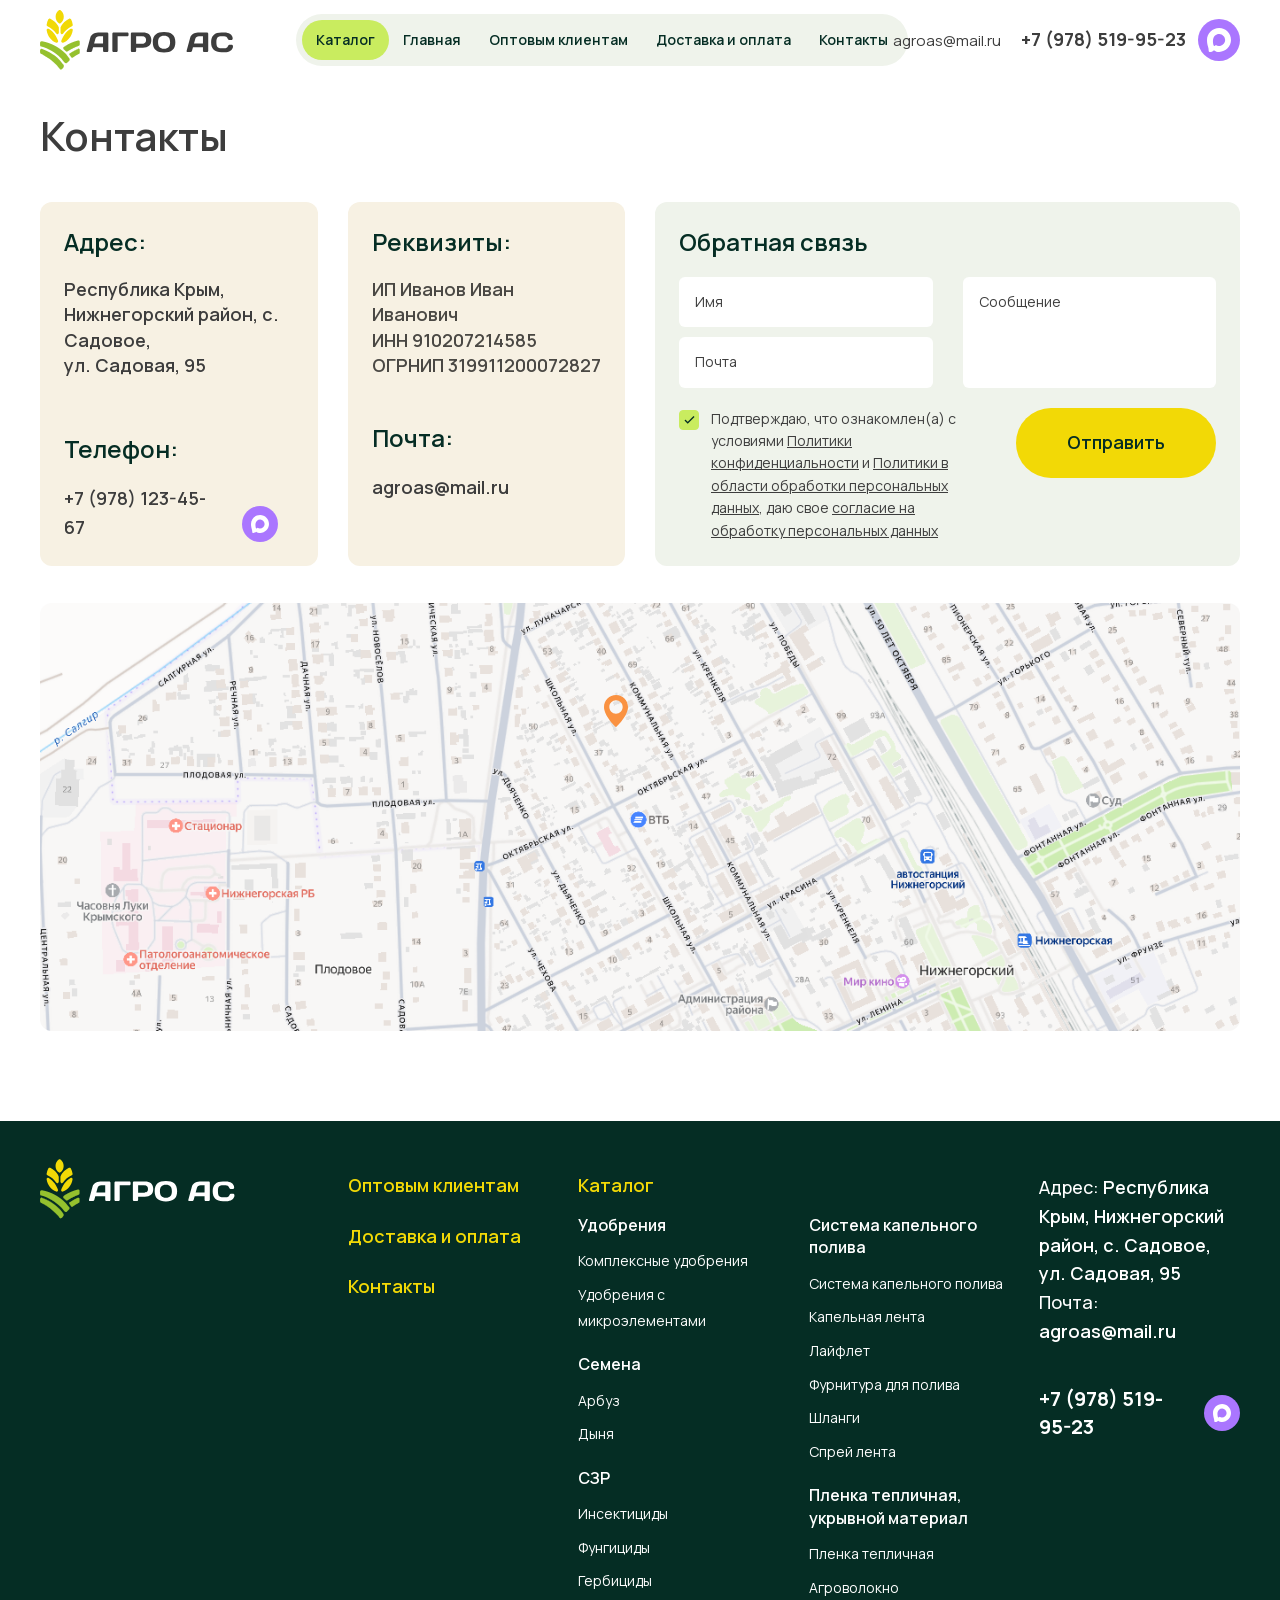
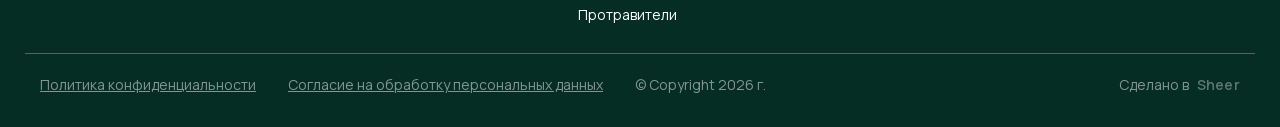
<file: contacts.html>
<!DOCTYPE html>
<!--[if lt IE 7]><html lang="ru" class="lt-ie9 lt-ie8 lt-ie7"><![endif]-->
<!--[if IE 7]><html lang="ru" class="lt-ie9 lt-ie8"><![endif]-->
<!--[if IE 8]><html lang="ru" class="lt-ie9"><![endif]-->
<!--[if gt IE 8]><!-->
<html lang="ru">
<!--<![endif]-->
<head>
	<meta charset="utf-8" />
	<title>Контакты — АГРО АС</title>
	<meta http-equiv="X-UA-Compatible" content="IE=edge" />
	<meta name="viewport" content="width=device-width, initial-scale=1, maximum-scale=1">
	<meta name="format-detection" content="telephone=no" />
	<link rel="stylesheet" href="libs/bootstrap/bootstrap-grid.css" />
	<link rel="stylesheet" href="libs/fontawesome-free-5.12.0-web/css/all.min.css" />
	<link rel="stylesheet" href="libs/fancybox-master/dist/jquery.fancybox.min.css" />
	<link rel="stylesheet" href="libs/slick-1.5.9/slick/slick.css" />
	<link rel="stylesheet" href="css/fonts.css?ver=1.0" />
	<link rel="stylesheet" href="css/main.css?ver=7.1" />
	<link rel="stylesheet" href="css/media.css?ver=5.8" />
</head>
<body class="wrapper__default">

	<div class="wrapper">

		<header class="header">
			<div class="container-fluid container-main">
				<div class="row align-items-center header__row">
					<div class="col-auto header__logo-col">
						<a href="index.html" class="logo logo--inner">
							<img src="img/logo-inner.svg" alt="АГРО АС">
						</a>
					</div>
					<div class="col header__nav-col d-none d-lg-block">
						<nav class="menu-pills">
							<ul class="menu-pills__list">
								<li><a href="category.html" class="btn-catalog">Каталог</a></li>
								<li><a href="index.html">Главная</a></li>
								<li><a href="index.html#wholesale">Оптовым клиентам</a></li>
								<li><a href="delivery.html">Доставка и оплата</a></li>
								<li><a href="contacts.html" class="active">Контакты</a></li>
							</ul>
						</nav>
					</div>
					<div class="col-lg-auto d-none d-lg-flex align-items-center header__contacts">
						<a href="mailto:agroas@mail.ru" class="header__email">agroas@mail.ru</a>
						<a href="tel:+79785199523" class="phone-main phone-main--header">+7 (978) 519-95-23</a>
						<a href="#" class="btn-telegram" target="_blank" rel="noopener">
							<img src="img/icon-telegram.svg" alt="Telegram">
						</a>
					</div>
					<div class="col-auto header__bar">
						<a href="tel:+79785199523" class="phone-mobile"><i class="fal fa-phone-alt"></i></a>
						<div class="sandwich">
							<div class="sw-topper"></div>
							<div class="sw-bottom"></div>
							<div class="sw-footer"></div>
						</div>
					</div>
				</div>
			</div>
			<div class="menu-mobile">
				<nav class="menu-pills">
					<ul class="menu-pills__list">
						<li><a href="category.html" class="btn-catalog">Каталог</a></li>
						<li><a href="index.html">Главная</a></li>
						<li><a href="index.html#wholesale">Оптовым клиентам</a></li>
						<li><a href="delivery.html">Доставка и оплата</a></li>
						<li><a href="contacts.html" class="active">Контакты</a></li>
					</ul>
				</nav>
				<div class="header__contacts">
					<a href="mailto:agroas@mail.ru" class="header__email">agroas@mail.ru</a>
					<div class="header__phone-wrap">
						<a href="tel:+79785199523" class="phone-main">+7 (978) 519-95-23</a>
						<a href="#" class="btn-telegram" target="_blank" rel="noopener">
							<img src="img/icon-telegram.svg" alt="Telegram">
						</a>
					</div>
				</div>
			</div>
			<div class="menu-overlay"></div>
		</header>

		<section class="contacts-page">
			<div class="container-fluid container-main">
				<h1 class="contacts-page__title title-section">Контакты</h1>
				<div class="contacts-page__body">
					<div class="row contacts-page__cards">
						<div class="col-12 col-md-6 col-lg-6 col-xl-3 contacts-page__col">
							<div class="contacts-page__card contacts-page__card--address">
								<div class="contacts-page__group">
									<p class="contacts-page__label">Адрес:</p>
									<p class="contacts-page__value">Республика Крым,<br>Нижнегорский район, с. Садовое,<br>ул. Садовая, 95</p>
								</div>
								<div class="contacts-page__phone-row">
									<div class="contacts-page__group contacts-page__group--phone">
										<p class="contacts-page__label">Телефон:</p>
										<p class="contacts-page__value contacts-page__value--phone"><a href="tel:+79781234567">+7 (978) 123-45-67</a></p>
									</div>
									<a href="#" class="btn-telegram btn-telegram--contacts-page" target="_blank" rel="noopener">
										<img src="img/icon-telegram.svg" alt="Telegram">
									</a>
								</div>
							</div>
						</div>
						<div class="col-12 col-md-6 col-lg-6 col-xl-3 contacts-page__col">
							<div class="contacts-page__card contacts-page__card--details">
								<div class="contacts-page__group">
									<p class="contacts-page__label">Реквизиты:</p>
									<p class="contacts-page__value contacts-page__value--requisites">ИП Иванов Иван Иванович<br>ИНН 910207214585<br>ОГРНИП 319911200072827</p>
								</div>
								<div class="contacts-page__group">
									<p class="contacts-page__label">Почта:</p>
									<p class="contacts-page__value contacts-page__value--email"><a href="mailto:agroas@mail.ru">agroas@mail.ru</a></p>
								</div>
							</div>
						</div>
						<div class="col-12 col-lg-12 col-xl-6 contacts-page__col">
							<div class="contacts-page__card contacts-page__card--form">
								<p class="contacts-page__label">Обратная связь</p>
								<form class="contacts-page__form" action="#" method="post">
									<div class="row align-items-stretch contacts-page__fields">
										<div class="col-12 col-md-6 contacts-page__fields-col">
											<div class="contacts-page__field">
												<input type="text" name="name" placeholder="Имя" required>
											</div>
											<div class="contacts-page__field">
												<input type="email" name="email" placeholder="Почта" required>
											</div>
										</div>
										<div class="col-12 col-md-6">
											<div class="contacts-page__field contacts-page__field--message">
												<textarea name="message" placeholder="Сообщение" required></textarea>
											</div>
										</div>
									</div>
									<div class="row align-items-start contacts-page__form-footer">
										<div class="col-12 col-lg contacts-page__form-footer-col">
											<div class="checkbox contacts-page__checkbox">
												<label>
													<input type="checkbox" required checked>
													<span>Подтверждаю, что ознакомлен(а) с условиями <a href="#">Политики конфиденциальности</a> и <a href="#">Политики в области обработки персональных данных</a>, даю свое <a href="#">согласие на обработку персональных данных</a></span>
												</label>
											</div>
										</div>
										<div class="col-12 col-lg-auto contacts-page__form-footer-col">
											<button type="submit" class="btn-main btn-main--yellow contacts-page__submit">Отправить</button>
										</div>
									</div>
								</form>
							</div>
						</div>
					</div>
					<div class="contacts-page__map">
						<img src="img/map.png?ver=3.1" alt="Карта — АГРО АС, с. Садовое">
						<img src="img/icon-map-pin.svg" class="contacts-page__map-pin" width="24" height="32" alt="">
					</div>
				</div>
			</div>
		</section>

		<footer class="footer">
			<div class="container-fluid container-main">
				<div class="row footer__top align-items-start">
					<div class="col-lg-3 footer__logo-col">
						<a href="index.html" class="logo footer__logo">
							<img src="img/logo.svg" alt="АГРО АС">
						</a>
					</div>
					<div class="col-lg-9 footer__nav-wrap">
						<div class="row align-items-start">
							<div class="col-lg-3 col-md-6 footer__col">
								<ul class="footer__menu">
									<li><a href="index.html#wholesale">Оптовым клиентам</a></li>
									<li><a href="delivery.html">Доставка и оплата</a></li>
									<li><a href="contacts.html">Контакты</a></li>
								</ul>
							</div>
							<div class="col-lg-6 col-md-12 footer__col footer__col--catalog">
								<div class="footer__col-title">Каталог</div>
								<div class="row footer__catalog">
									<div class="col-lg-6 col-md-6 footer__catalog-col">
										<div class="footer__category">
											<a href="#" class="footer__category-title">Удобрения</a>
											<ul class="footer__sub">
												<li><a href="#">Комплексные удобрения</a></li>
												<li><a href="#">Удобрения с микроэлементами</a></li>
											</ul>
										</div>
										<div class="footer__category">
											<a href="#" class="footer__category-title">Семена</a>
											<ul class="footer__sub">
												<li><a href="#">Арбуз</a></li>
												<li><a href="#">Дыня</a></li>
											</ul>
										</div>
										<div class="footer__category">
											<a href="#" class="footer__category-title">СЗР</a>
											<ul class="footer__sub">
												<li><a href="#">Инсектициды</a></li>
												<li><a href="#">Фунгициды</a></li>
												<li><a href="#">Гербициды</a></li>
												<li><a href="#">Протравители</a></li>
											</ul>
										</div>
									</div>
									<div class="col-lg-6 col-md-6 footer__catalog-col">
										<div class="footer__category">
											<a href="#" class="footer__category-title">Система капельного полива</a>
											<ul class="footer__sub">
												<li><a href="#">Система капельного полива</a></li>
												<li><a href="#">Капельная лента</a></li>
												<li><a href="#">Лайфлет</a></li>
												<li><a href="#">Фурнитура для полива</a></li>
												<li><a href="#">Шланги</a></li>
												<li><a href="#">Спрей лента</a></li>
											</ul>
										</div>
										<div class="footer__category">
											<a href="#" class="footer__category-title">Пленка тепличная, укрывной материал</a>
											<ul class="footer__sub">
												<li><a href="#">Пленка тепличная</a></li>
												<li><a href="#">Агроволокно</a></li>
											</ul>
										</div>
									</div>
								</div>
							</div>
							<div class="col-lg-3 col-md-12 footer__col footer__col--contacts ml-lg-auto">
								<p class="footer__contacts-text">Адрес: <strong>Республика Крым, Нижнегорский район, с. Садовое, ул. Садовая, 95</strong><br>Почта: <strong>agroas@mail.ru</strong></p>
								<div class="footer__phone-row">
									<a href="tel:+79785199523" class="footer__phone">+7 (978) 519-95-23</a>
									<a href="#" class="btn-telegram btn-telegram--footer" target="_blank" rel="noopener">
										<img src="img/icon-telegram.svg" alt="Telegram">
									</a>
								</div>
							</div>
						</div>
					</div>
				</div>
				<div class="footer__bottom">
					<div class="footer__legal">
						<a href="#">Политика конфиденциальности</a>
						<a href="#">Согласие на обработку персональных данных</a>
						<span class="footer__copy">© Copyright 2026 г.</span>
					</div>
					<div class="footer__made">Сделано в <span class="footer__made-logo">Sheer</span></div>
				</div>
			</div>
		</footer>

	</div>

	<div id="modal-callback" class="modal-block">
		<div class="modal-wrap">
			<div class="title-section">Заказать звонок</div>
			<div class="descr-modal">и наш менеджер свяжется с вами в течение 30 минут</div>
			<form>
				<div class="item-form">
					<input type="text" placeholder="Ваше имя" required>
				</div>
				<div class="item-form">
					<input type="tel" placeholder="Номер телефона" class="input-phone" inputmode="numeric" required>
				</div>
				<input type="submit" class="btn-main" value="Отправить">
				<div class="checkbox">
					<label>
						<input type="checkbox" required checked>
						<span>Я согласен с условиями обработки персональных данных</span>
					</label>
				</div>
			</form>
		</div>
	</div>

	<div id="modal-application" class="modal-block">
		<div class="modal-wrap">
			<div class="title-section">Оставить заявку</div>
			<div class="descr-modal">и получите индивидуальное коммерческое предложение в течение 30 минут</div>
			<form>
				<div class="item-form">
					<input type="text" placeholder="Ваше имя" required>
				</div>
				<div class="item-form">
					<input type="tel" placeholder="Номер телефона" class="input-phone" inputmode="numeric" required>
				</div>
				<input type="submit" class="btn-main" value="Отправить">
				<div class="checkbox">
					<label>
						<input type="checkbox" required checked>
						<span>Я согласен с условиями обработки персональных данных</span>
					</label>
				</div>
			</form>
		</div>
	</div>

	<script src="libs/jquery/jquery-3.6.0.min.js"></script>
	<script src="libs/fancybox-master/dist/jquery.fancybox.min.js"></script>
	<script src="libs/slick-1.5.9/slick/slick.min.js"></script>
	<script src="libs/mask/jquery.maskedinput.js"></script>
	<script src="js/common.js?ver=3.6"></script>
</body>
</html>
</file>
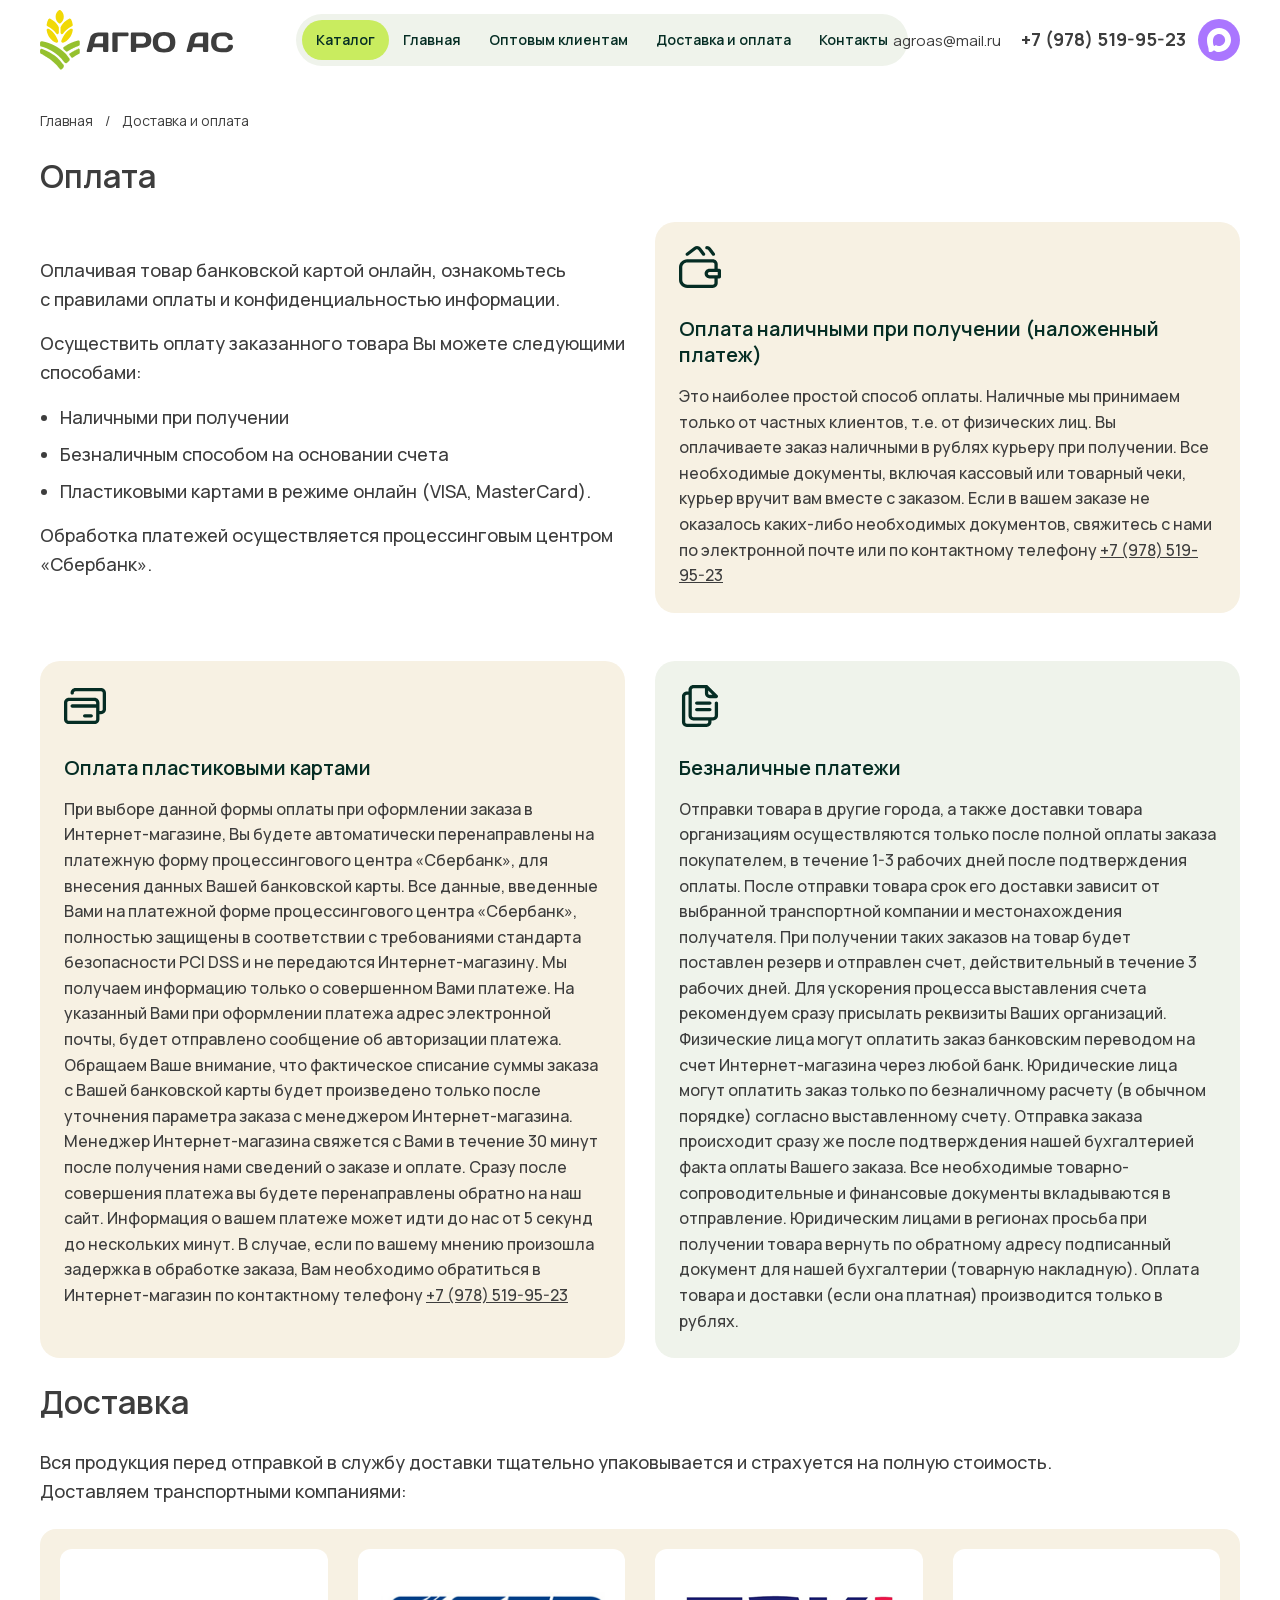
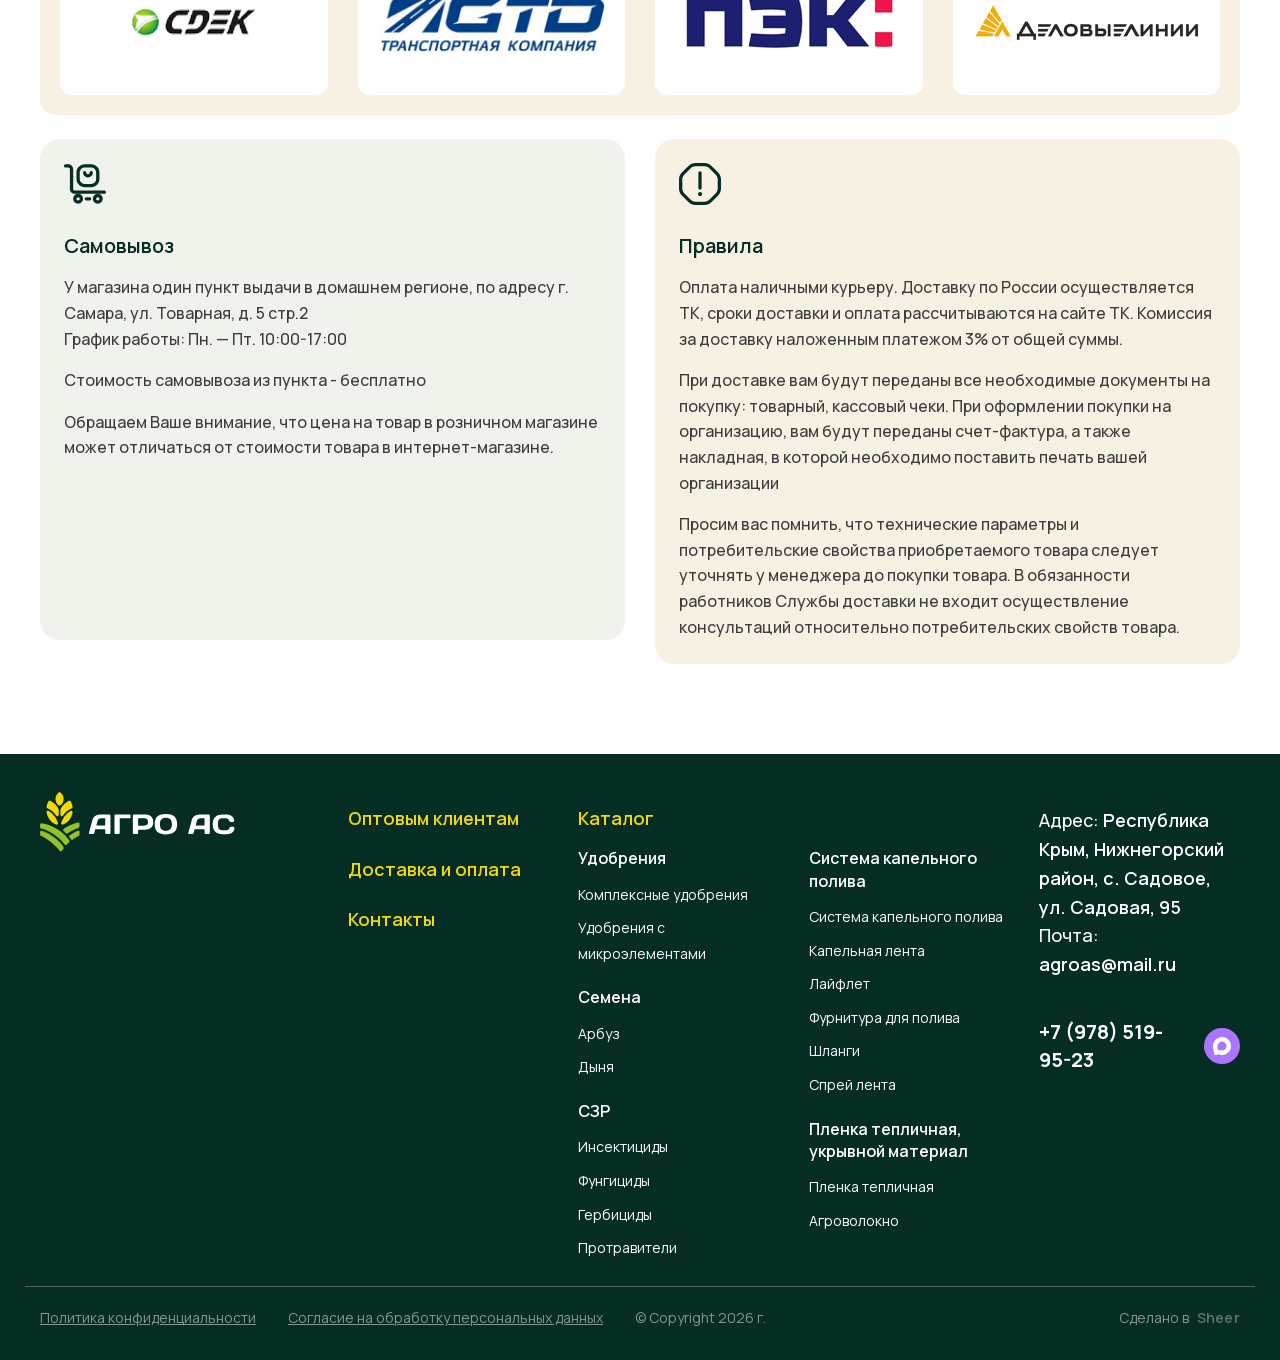
<file: delivery.html>
<!DOCTYPE html>
<!--[if lt IE 7]><html lang="ru" class="lt-ie9 lt-ie8 lt-ie7"><![endif]-->
<!--[if IE 7]><html lang="ru" class="lt-ie9 lt-ie8"><![endif]-->
<!--[if IE 8]><html lang="ru" class="lt-ie9"><![endif]-->
<!--[if gt IE 8]><!-->
<html lang="ru">
<!--<![endif]-->
<head>
	<meta charset="utf-8" />
	<title>Доставка и оплата — АГРО АС</title>
	<meta http-equiv="X-UA-Compatible" content="IE=edge" />
	<meta name="viewport" content="width=device-width, initial-scale=1, maximum-scale=1">
	<meta name="format-detection" content="telephone=no" />
	<link rel="stylesheet" href="libs/bootstrap/bootstrap-grid.css" />
	<link rel="stylesheet" href="libs/fontawesome-free-5.12.0-web/css/all.min.css" />
	<link rel="stylesheet" href="libs/fancybox-master/dist/jquery.fancybox.min.css" />
	<link rel="stylesheet" href="libs/slick-1.5.9/slick/slick.css" />
	<link rel="stylesheet" href="css/fonts.css?ver=1.0" />
	<link rel="stylesheet" href="css/main.css?ver=8.0" />
	<link rel="stylesheet" href="css/media.css?ver=6.2" />
</head>
<body class="wrapper__default">

	<div class="wrapper">

		<header class="header">
			<div class="container-fluid container-main">
				<div class="row align-items-center header__row">
					<div class="col-auto header__logo-col">
						<a href="index.html" class="logo logo--inner">
							<img src="img/logo-inner.svg" alt="АГРО АС">
						</a>
					</div>
					<div class="col header__nav-col d-none d-lg-block">
						<nav class="menu-pills">
							<ul class="menu-pills__list">
								<li><a href="category.html" class="btn-catalog">Каталог</a></li>
								<li><a href="index.html">Главная</a></li>
								<li><a href="index.html#wholesale">Оптовым клиентам</a></li>
								<li><a href="delivery.html" class="active">Доставка и оплата</a></li>
								<li><a href="contacts.html">Контакты</a></li>
							</ul>
						</nav>
					</div>
					<div class="col-lg-auto d-none d-lg-flex align-items-center header__contacts">
						<a href="mailto:agroas@mail.ru" class="header__email">agroas@mail.ru</a>
						<a href="tel:+79785199523" class="phone-main phone-main--header">+7 (978) 519-95-23</a>
						<a href="#" class="btn-telegram" target="_blank" rel="noopener">
							<img src="img/icon-telegram.svg" alt="Telegram">
						</a>
					</div>
					<div class="col-auto header__bar">
						<a href="tel:+79785199523" class="phone-mobile"><i class="fal fa-phone-alt"></i></a>
						<div class="sandwich">
							<div class="sw-topper"></div>
							<div class="sw-bottom"></div>
							<div class="sw-footer"></div>
						</div>
					</div>
				</div>
			</div>
			<div class="menu-mobile">
				<nav class="menu-pills">
					<ul class="menu-pills__list">
						<li><a href="category.html" class="btn-catalog">Каталог</a></li>
						<li><a href="index.html">Главная</a></li>
						<li><a href="index.html#wholesale">Оптовым клиентам</a></li>
						<li><a href="delivery.html" class="active">Доставка и оплата</a></li>
						<li><a href="contacts.html">Контакты</a></li>
					</ul>
				</nav>
				<div class="header__contacts">
					<a href="mailto:agroas@mail.ru" class="header__email">agroas@mail.ru</a>
					<div class="header__phone-wrap">
						<a href="tel:+79785199523" class="phone-main">+7 (978) 519-95-23</a>
						<a href="#" class="btn-telegram" target="_blank" rel="noopener">
							<img src="img/icon-telegram.svg" alt="Telegram">
						</a>
					</div>
				</div>
			</div>
			<div class="menu-overlay"></div>
		</header>

		<section class="delivery-page">
			<div class="container-fluid container-main">
				<nav class="breadcrumbs" aria-label="Хлебные крошки">
					<a href="index.html">Главная</a>
					<span class="breadcrumbs__sep">/</span>
					<span class="breadcrumbs__current">Доставка и оплата</span>
				</nav>

				<div class="delivery-page__section delivery-page__section--payment">
					<h1 class="delivery-page__heading">Оплата</h1>
					<div class="delivery-page__block">
						<div class="row align-items-center delivery-page__row">
							<div class="col-lg-6 delivery-page__col">
								<div class="delivery-page__intro">
									<p>Оплачивая товар банковской картой онлайн, ознакомьтесь с&nbsp;правилами оплаты&nbsp;и&nbsp;конфиденциальностью информации.</p>
									<p>Осуществить оплату заказанного товара Вы можете следующими способами:</p>
									<ul>
										<li>Наличными при получении</li>
										<li>Безналичным способом на основании счета</li>
										<li>Пластиковыми картами в режиме онлайн (VISA, MasterCard).</li>
									</ul>
									<p>Обработка платежей осуществляется процессинговым центром «Сбербанк».</p>
								</div>
							</div>
							<div class="col-lg-6 delivery-page__col">
								<div class="delivery-page__card delivery-page__card--cream">
									<img src="img/icon-delivery-wallet.svg" class="delivery-page__card-icon" width="42" height="42" alt="">
									<div class="delivery-page__card-body">
										<h2 class="delivery-page__card-title">Оплата наличными при получении (наложенный платеж)</h2>
										<div class="delivery-page__card-text">
											<p>Это наиболее простой способ оплаты. Наличные мы принимаем только от частных клиентов, т.е. от физических лиц. Вы оплачиваете заказ наличными в рублях курьеру при получении. Все необходимые документы, включая кассовый или товарный чеки, курьер вручит вам вместе с заказом. Если в вашем заказе не оказалось каких-либо необходимых документов, свяжитесь с нами по электронной почте или по контактному телефону&nbsp;<a href="tel:+79785199523">+7 (978) 519-95-23</a></p>
										</div>
									</div>
								</div>
							</div>
						</div>
						<div class="row delivery-page__row">
							<div class="col-lg-6 delivery-page__col">
								<div class="delivery-page__card delivery-page__card--cream">
									<img src="img/icon-delivery-card.svg" class="delivery-page__card-icon" width="42" height="42" alt="">
									<div class="delivery-page__card-body">
										<h2 class="delivery-page__card-title">Оплата пластиковыми картами</h2>
										<div class="delivery-page__card-text">
											<p>При выборе данной формы оплаты при оформлении заказа в Интернет-магазине, Вы будете автоматически перенаправлены на платежную форму процессингового центра «Сбербанк», для внесения данных Вашей банковской карты. Все данные, введенные Вами на платежной форме процессингового центра «Сбербанк», полностью защищены в соответствии с требованиями стандарта безопасности PCI DSS и не передаются Интернет-магазину. Мы получаем информацию только о совершенном Вами платеже. На указанный Вами при оформлении платежа адрес электронной почты, будет отправлено сообщение об авторизации платежа. Обращаем Ваше внимание, что фактическое списание суммы заказа с Вашей банковской карты будет произведено только после уточнения параметра заказа с менеджером Интернет-магазина. Менеджер Интернет-магазина свяжется с Вами в течение 30 минут после получения нами сведений о заказе и оплате. Сразу после совершения платежа вы будете перенаправлены обратно на наш сайт. Информация о вашем платеже может идти до нас от 5 секунд до нескольких минут. В случае, если по вашему мнению произошла задержка в обработке заказа, Вам необходимо обратиться в Интернет-магазин по контактному телефону&nbsp;<a href="tel:+79785199523">+7 (978) 519-95-23</a></p>
										</div>
									</div>
								</div>
							</div>
							<div class="col-lg-6 delivery-page__col">
								<div class="delivery-page__card delivery-page__card--green delivery-page__card--tall">
									<img src="img/icon-delivery-files.svg" class="delivery-page__card-icon" width="42" height="42" alt="">
									<div class="delivery-page__card-body">
										<h2 class="delivery-page__card-title">Безналичные платежи</h2>
										<div class="delivery-page__card-text">
											<p>Отправки товара в другие города, а также доставки товара организациям осуществляются только после полной оплаты заказа покупателем, в течение 1-3 рабочих дней после подтверждения оплаты. После отправки товара срок его доставки зависит от выбранной транспортной компании и местонахождения получателя. При получении таких заказов на товар будет поставлен резерв и отправлен счет, действительный в течение 3 рабочих дней. Для ускорения процесса выставления счета рекомендуем сразу присылать реквизиты Ваших организаций. Физические лица могут оплатить заказ банковским переводом на счет Интернет-магазина через любой банк. Юридические лица могут оплатить заказ только по безналичному расчету (в обычном порядке) согласно выставленному счету. Отправка заказа происходит сразу же после подтверждения нашей бухгалтерией факта оплаты Вашего заказа. Все необходимые товарно-сопроводительные и финансовые документы вкладываются в отправление. Юридическим лицами в регионах просьба при получении товара вернуть по обратному адресу подписанный документ для нашей бухгалтерии (товарную накладную). Оплата товара и доставки (если она платная) производится только в рублях.</p>
										</div>
									</div>
								</div>
							</div>
						</div>
					</div>
				</div>

				<div class="delivery-page__section delivery-page__section--delivery">
					<h2 class="delivery-page__heading">Доставка</h2>
					<p class="delivery-page__descr">Вся продукция перед отправкой в службу доставки тщательно упаковывается и страхуется на полную стоимость.<br>Доставляем транспортными компаниями:</p>

					<div class="delivery-page__tk">
						<div class="row delivery-page__tk-row">
							<div class="col-6 col-lg-3 delivery-page__tk-col">
								<div class="delivery-page__tk-item">
									<img src="img/delivery-tk-1.png" alt="Транспортная компания">
								</div>
							</div>
							<div class="col-6 col-lg-3 delivery-page__tk-col">
								<div class="delivery-page__tk-item">
									<img src="img/delivery-tk-2.png" alt="Транспортная компания">
								</div>
							</div>
							<div class="col-6 col-lg-3 delivery-page__tk-col">
								<div class="delivery-page__tk-item">
									<img src="img/delivery-tk-3.png" alt="Транспортная компания">
								</div>
							</div>
							<div class="col-6 col-lg-3 delivery-page__tk-col">
								<div class="delivery-page__tk-item">
									<img src="img/delivery-tk-4.png" alt="Транспортная компания">
								</div>
							</div>
						</div>
					</div>

					<div class="row delivery-page__cards-row">
						<div class="col-lg-6 delivery-page__col">
							<div class="delivery-page__card delivery-page__card--green">
								<img src="img/icon-delivery-trolley.svg" class="delivery-page__card-icon" width="42" height="42" alt="">
								<div class="delivery-page__card-body">
									<h2 class="delivery-page__card-title">Самовывоз</h2>
									<div class="delivery-page__card-text">
										<p>У магазина один пункт выдачи в домашнем регионе, по адресу г. Самара, ул. Товарная, д. 5 стр.2<br>График работы: Пн. — Пт. 10:00-17:00</p>
										<p>Стоимость самовывоза из пункта - бесплатно</p>
										<p>Обращаем Ваше внимание, что цена на товар&nbsp;в розничном магазине может отличаться от стоимости товара в интернет-магазине.</p>
									</div>
								</div>
							</div>
						</div>
						<div class="col-lg-6 delivery-page__col">
							<div class="delivery-page__card delivery-page__card--cream">
								<img src="img/icon-delivery-rules.svg" class="delivery-page__card-icon" width="42" height="42" alt="">
								<div class="delivery-page__card-body">
									<h2 class="delivery-page__card-title">Правила</h2>
									<div class="delivery-page__card-text">
										<p>Оплата наличными курьеру. Доставку по России осуществляется ТК, сроки доставки и оплата рассчитываются на сайте ТК. Комиссия за доставку наложенным платежом 3% от общей суммы.</p>
										<p>При доставке вам будут переданы все необходимые документы на покупку: товарный, кассовый чеки. При оформлении покупки на организацию, вам будут переданы счет-фактура, а также накладная, в которой необходимо поставить печать вашей организации</p>
										<p>Просим вас помнить, что технические параметры и потребительские свойства приобретаемого товара следует уточнять у менеджера до покупки товара. В обязанности работников Службы доставки не входит осуществление консультаций относительно потребительских свойств товара.</p>
									</div>
								</div>
							</div>
						</div>
					</div>
				</div>
			</div>
		</section>

		<footer class="footer">
			<div class="container-fluid container-main">
				<div class="row footer__top align-items-start">
					<div class="col-lg-3 footer__logo-col">
						<a href="index.html" class="logo footer__logo">
							<img src="img/logo.svg" alt="АГРО АС">
						</a>
					</div>
					<div class="col-lg-9 footer__nav-wrap">
						<div class="row align-items-start">
							<div class="col-lg-3 col-md-6 footer__col">
								<ul class="footer__menu">
									<li><a href="index.html#wholesale">Оптовым клиентам</a></li>
									<li><a href="delivery.html">Доставка и оплата</a></li>
									<li><a href="contacts.html">Контакты</a></li>
								</ul>
							</div>
							<div class="col-lg-6 col-md-12 footer__col footer__col--catalog">
								<div class="footer__col-title">Каталог</div>
								<div class="row footer__catalog">
									<div class="col-lg-6 col-md-6 footer__catalog-col">
										<div class="footer__category">
											<a href="#" class="footer__category-title">Удобрения</a>
											<ul class="footer__sub">
												<li><a href="#">Комплексные удобрения</a></li>
												<li><a href="#">Удобрения с микроэлементами</a></li>
											</ul>
										</div>
										<div class="footer__category">
											<a href="#" class="footer__category-title">Семена</a>
											<ul class="footer__sub">
												<li><a href="#">Арбуз</a></li>
												<li><a href="#">Дыня</a></li>
											</ul>
										</div>
										<div class="footer__category">
											<a href="#" class="footer__category-title">СЗР</a>
											<ul class="footer__sub">
												<li><a href="#">Инсектициды</a></li>
												<li><a href="#">Фунгициды</a></li>
												<li><a href="#">Гербициды</a></li>
												<li><a href="#">Протравители</a></li>
											</ul>
										</div>
									</div>
									<div class="col-lg-6 col-md-6 footer__catalog-col">
										<div class="footer__category">
											<a href="#" class="footer__category-title">Система капельного полива</a>
											<ul class="footer__sub">
												<li><a href="#">Система капельного полива</a></li>
												<li><a href="#">Капельная лента</a></li>
												<li><a href="#">Лайфлет</a></li>
												<li><a href="#">Фурнитура для полива</a></li>
												<li><a href="#">Шланги</a></li>
												<li><a href="#">Спрей лента</a></li>
											</ul>
										</div>
										<div class="footer__category">
											<a href="#" class="footer__category-title">Пленка тепличная, укрывной материал</a>
											<ul class="footer__sub">
												<li><a href="#">Пленка тепличная</a></li>
												<li><a href="#">Агроволокно</a></li>
											</ul>
										</div>
									</div>
								</div>
							</div>
							<div class="col-lg-3 col-md-12 footer__col footer__col--contacts ml-lg-auto">
								<p class="footer__contacts-text">Адрес: <strong>Республика Крым, Нижнегорский район, с. Садовое, ул. Садовая, 95</strong><br>Почта: <strong>agroas@mail.ru</strong></p>
								<div class="footer__phone-row">
									<a href="tel:+79785199523" class="footer__phone">+7 (978) 519-95-23</a>
									<a href="#" class="btn-telegram btn-telegram--footer" target="_blank" rel="noopener">
										<img src="img/icon-telegram.svg" alt="Telegram">
									</a>
								</div>
							</div>
						</div>
					</div>
				</div>
				<div class="footer__bottom">
					<div class="footer__legal">
						<a href="#">Политика конфиденциальности</a>
						<a href="#">Согласие на обработку персональных данных</a>
						<span class="footer__copy">© Copyright 2026 г.</span>
					</div>
					<div class="footer__made">Сделано в <span class="footer__made-logo">Sheer</span></div>
				</div>
			</div>
		</footer>

	</div>

	<div id="modal-callback" class="modal-block">
		<div class="modal-wrap">
			<div class="title-section">Заказать звонок</div>
			<div class="descr-modal">и наш менеджер свяжется с вами в течение 30 минут</div>
			<form>
				<div class="item-form">
					<input type="text" placeholder="Ваше имя" required>
				</div>
				<div class="item-form">
					<input type="tel" placeholder="Номер телефона" class="input-phone" inputmode="numeric" required>
				</div>
				<input type="submit" class="btn-main" value="Отправить">
				<div class="checkbox">
					<label>
						<input type="checkbox" required checked>
						<span>Я согласен с условиями обработки персональных данных</span>
					</label>
				</div>
			</form>
		</div>
	</div>

	<div id="modal-application" class="modal-block">
		<div class="modal-wrap">
			<div class="title-section">Оставить заявку</div>
			<div class="descr-modal">и получите индивидуальное коммерческое предложение в течение 30 минут</div>
			<form>
				<div class="item-form">
					<input type="text" placeholder="Ваше имя" required>
				</div>
				<div class="item-form">
					<input type="tel" placeholder="Номер телефона" class="input-phone" inputmode="numeric" required>
				</div>
				<input type="submit" class="btn-main" value="Отправить">
				<div class="checkbox">
					<label>
						<input type="checkbox" required checked>
						<span>Я согласен с условиями обработки персональных данных</span>
					</label>
				</div>
			</form>
		</div>
	</div>

	<script src="libs/jquery/jquery-3.6.0.min.js"></script>
	<script src="libs/fancybox-master/dist/jquery.fancybox.min.js"></script>
	<script src="libs/slick-1.5.9/slick/slick.min.js"></script>
	<script src="libs/mask/jquery.maskedinput.js"></script>
	<script src="js/common.js?ver=3.6"></script>
</body>
</html>
</file>
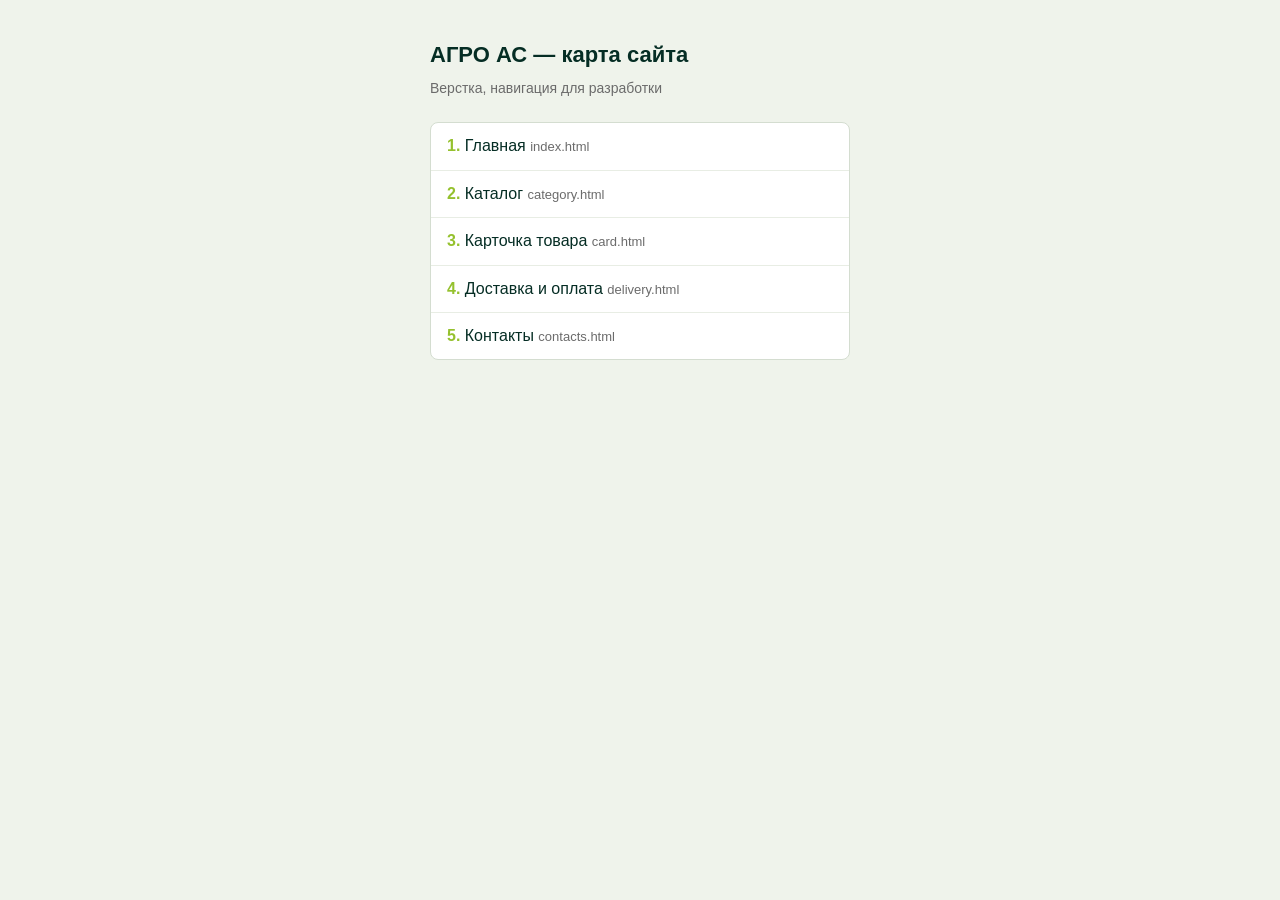
<file: map.html>
<!DOCTYPE html>
<html lang="ru">
<head>
	<meta charset="utf-8" />
	<title>Карта сайта — АГРО АС</title>
	<meta name="viewport" content="width=device-width, initial-scale=1" />
	<style>
		* {
			box-sizing: border-box;
		}

		body {
			margin: 0;
			padding: 40px 20px 60px;
			font-family: 'Manrope', Arial, sans-serif;
			font-size: 16px;
			line-height: 1.4;
			color: #3d3d3d;
			background: #eff3eb;
		}

		.sitemap {
			max-width: 420px;
			margin: 0 auto;
		}

		.sitemap__title {
			margin: 0 0 8px;
			font-size: 22px;
			font-weight: 600;
			color: #052d24;
		}

		.sitemap__note {
			margin: 0 0 24px;
			font-size: 14px;
			color: #6b6b6b;
		}

		.sitemap__list {
			margin: 0;
			padding: 0;
			list-style: none;
			border: 1px solid #d4ddd0;
			border-radius: 8px;
			background: #fff;
			overflow: hidden;
			counter-reset: sitemap;
		}

		.sitemap__item {
			border-top: 1px solid #e8ede4;
		}

		.sitemap__item:first-child {
			border-top: none;
		}

		.sitemap__link {
			display: block;
			padding: 12px 16px;
			color: #052d24;
			text-decoration: none;
		}

		.sitemap__link::before {
			counter-increment: sitemap;
			content: counter(sitemap) ". ";
			color: #95c12e;
			font-weight: 600;
		}

		.sitemap__link:hover {
			background: #eff3eb;
			text-decoration: underline;
		}

		.sitemap__link span {
			color: #6b6b6b;
			font-size: 13px;
		}
	</style>
</head>
<body>
	<div class="sitemap">
		<h1 class="sitemap__title">АГРО АС — карта сайта</h1>
		<p class="sitemap__note">Верстка, навигация для разработки</p>
		<ul class="sitemap__list">
			<li class="sitemap__item">
				<a class="sitemap__link" href="index.html" target="_blank">Главная <span>index.html</span></a>
			</li>
			<li class="sitemap__item">
				<a class="sitemap__link" href="category.html" target="_blank">Каталог <span>category.html</span></a>
			</li>
			<li class="sitemap__item">
				<a class="sitemap__link" href="card.html" target="_blank">Карточка товара <span>card.html</span></a>
			</li>
			<li class="sitemap__item">
				<a class="sitemap__link" href="delivery.html" target="_blank">Доставка и оплата <span>delivery.html</span></a>
			</li>
			<li class="sitemap__item">
				<a class="sitemap__link" href="contacts.html" target="_blank">Контакты <span>contacts.html</span></a>
			</li>
		</ul>
	</div>
</body>
</html>
</file>
<file: css/fonts.css>
@font-face {
	font-family: 'Manrope';
	src: url('../fonts/manrope-cyrillic-ext.woff2') format('woff2');
	font-weight: 400 800;
	font-style: normal;
	font-display: swap;
	unicode-range: U+0460-052F, U+1C80-1C8A, U+20B4, U+2DE0-2DFF, U+A640-A69F, U+FE2E-FE2F;
}

@font-face {
	font-family: 'Manrope';
	src: url('../fonts/manrope-cyrillic.woff2') format('woff2');
	font-weight: 400 800;
	font-style: normal;
	font-display: swap;
	unicode-range: U+0301, U+0400-045F, U+0490-0491, U+04B0-04B1, U+2116;
}

@font-face {
	font-family: 'Manrope';
	src: url('../fonts/manrope-latin.woff2') format('woff2');
	font-weight: 400 800;
	font-style: normal;
	font-display: swap;
	unicode-range: U+0000-00FF, U+0131, U+0152-0153, U+02BB-02BC, U+02C6, U+02DA, U+02DC, U+0304, U+0308, U+0329, U+2000-206F, U+20AC, U+2122, U+2191, U+2193, U+2212, U+2215, U+FEFF, U+FFFD;
}

@font-face {
	font-family: 'Ubuntu';
	src: url('../fonts/ubuntu-cyrillic.woff2') format('woff2');
	font-weight: 700;
	font-style: normal;
	font-display: swap;
	unicode-range: U+0301, U+0400-045F, U+0490-0491, U+04B0-04B1, U+2116;
}

@font-face {
	font-family: 'Ubuntu';
	src: url('../fonts/ubuntu-latin.woff2') format('woff2');
	font-weight: 700;
	font-style: normal;
	font-display: swap;
	unicode-range: U+0000-00FF, U+0131, U+0152-0153, U+02BB-02BC, U+02C6, U+02DA, U+02DC, U+0304, U+0308, U+0329, U+2000-206F, U+20AC, U+2122, U+2191, U+2193, U+2212, U+2215, U+FEFF, U+FFFD;
}
</file>
<file: css/main.css>
*::-webkit-input-placeholder {
	color: #9c9d9d;
	opacity: 1;
}
*:-moz-placeholder {
	color: #9c9d9d;
	opacity: 1;
}
*::-moz-placeholder {
	color: #9c9d9d;
	opacity: 1;
}
*:-ms-input-placeholder {
	color: #9c9d9d;
	opacity: 1;
}

:root {
	--color-dark: #052d24;
	--color-text: #3d3d3d;
	--color-accent: #c9ec5f;
	--color-yellow: #f2d906;
	--color-cream: #f7f1e3;
	--color-green-bg: #eff3eb;
	--color-tag-bg: #f6fedd;
	--color-status: #95c12e;
	--section-pad: 90px;
	--head-gap: 50px;
	--head-descr-gap: 13px;
	--ease-smooth: cubic-bezier(0.22, 1, 0.36, 1);
	--shadow-btn: 0 8px 22px rgba(5, 45, 36, 0.16);
	--shadow-card: 0 12px 32px rgba(5, 45, 36, 0.12);
	--shadow-card-deep: 0 18px 48px rgba(0, 0, 0, 0.22);
}

body {
	font-family: 'Manrope', Arial, sans-serif;
	font-size: 16px;
	line-height: 160%;
	color: var(--color-text);
	overflow-x: hidden;
	margin: 0;
	background: #fff;
	-webkit-font-smoothing: antialiased;
	-moz-osx-font-smoothing: grayscale;
}

input,
button,
textarea,
input.text,
input[type="text"],
input[type="button"],
input[type="submit"] {
	-webkit-appearance: none;
	-moz-appearance: none;
	appearance: none;
}

*:link,
*:visited,
*:hover,
*:focus,
*:active {
	outline: 0;
	-webkit-tap-highlight-color: transparent;
}

a,
button,
input,
img {
	transition: all 0.3s;
}

h1,
h2,
h3,
h4,
h5,
h6 {
	padding: 0;
	margin: 0;
	font-weight: normal;
}

ul {
	padding: 0;
	margin: 0;
}

ul li {
	list-style-type: none;
}

img {
	display: block;
	max-width: 100%;
}

p {
	padding: 0;
	margin: 0;
}

form {
	margin: 0;
}

a {
	text-decoration: none;
	color: inherit;
}

.wrapper {
	overflow: hidden;
}

body.wrapper__default .wrapper {
	overflow: visible;
}

/* Figma: холст 1920px, поля 160px, контент 1600px */
.container-fluid.container-main,
.container-main {
	width: 100%;
	max-width: 1920px;
	margin-left: auto;
	margin-right: auto;
	padding-left: 160px;
	padding-right: 160px;
	box-sizing: border-box;
}

.title-section {
	font-weight: 600;
	font-size: 48px;
	line-height: 130%;
	color: var(--color-text);
}

.descr-section {
	font-weight: 500;
	font-size: 18px;
	line-height: 160%;
	color: var(--color-text);
}

.head-section {
	margin-bottom: var(--head-gap);
}

.head-section .descr-section {
	margin-top: var(--head-descr-gap);
	max-width: 788px;
}

.btn-main {
	display: inline-flex;
	align-items: center;
	justify-content: center;
	gap: 14px;
	padding: 14px 24px;
	border-radius: 100px;
	border: none;
	cursor: pointer;
	font-family: 'Manrope', Arial, sans-serif;
	font-weight: 600;
	font-size: 20px;
	line-height: 160%;
	color: #052d24;
	background: #c9ec5f;
	white-space: nowrap;
}

.btn-main img {
	width: 42px;
	height: 42px;
	flex-shrink: 0;
}

.btn-main--yellow {
	background: #f2d906;
}

.btn-main--dark {
	background: #052d24;
	color: #fff;
}

.btn-main--outline {
	background: transparent;
	border: 1px solid #052d24;
	color: #052d24;
}

.btn-catalog {
	display: inline-flex;
	align-items: center;
	justify-content: center;
	padding: 12px 20px;
	border-radius: 60px;
	font-weight: 600;
	font-size: 16px;
	line-height: 140%;
	color: #052d24;
	background: #c9ec5f;
}

.btn-order {
	display: inline-flex;
	align-items: center;
	justify-content: center;
	padding: 12px 20px;
	border-radius: 60px;
	font-weight: 600;
	font-size: 16px;
	line-height: 140%;
	color: #052d24;
	background: #c9ec5f;
	border: none;
	cursor: pointer;
}

.header__row {
	position: relative;
	z-index: 510;
	flex-wrap: nowrap;
}

.header__logo-col {
	flex-shrink: 0;
}

.header__nav-col {
	min-width: 0;
	padding-left: 118px;
	flex-shrink: 1;
}

.header__bar {
	display: none;
	align-items: center;
	position: relative;
	z-index: 511;
}

.billbord__spacer {
	height: 134px;
}

.products__slider .slick-track {
	display: flex;
}

.products__slider .slick-slide {
	height: auto;
}

.products__slider .slick-slide > div {
	height: 100%;
}

/* Header */
.header {
	position: fixed;
	top: 0;
	left: 0;
	width: 100%;
	z-index: 500;
	padding: 25px 0;
	color: #fff;
	transition: all 0.3s;
}

.header.fixed {
	padding: 15px 0;
	background: #052d24;
	box-shadow: 0 4px 20px rgba(0, 0, 0, 0.1);
}

.header.fixed .menu-pills {
	background: rgba(255, 255, 255, 0.12);
}

.header.fixed .sandwich div {
	background: #fff;
}

/* Inner pages — Figma Frame 337 */
.wrapper__default {
	padding-top: 0;
}

.wrapper__default .header {
	position: relative;
	background: #fff;
	padding: 10px 0;
	color: var(--color-text);
	box-shadow: none;
}

.wrapper__default .header .menu-pills {
	background: var(--color-green-bg);
}

.wrapper__default .header .menu-pills__list li a {
	color: var(--color-dark);
}

.wrapper__default .header .menu-pills__list li a.active {
	background: transparent;
	color: var(--color-dark);
}

.wrapper__default .header .menu-pills__list li a.btn-catalog {
	background: var(--color-accent);
	color: var(--color-dark);
}

.wrapper__default .header .header__email,
.wrapper__default .header .phone-main--header {
	color: var(--color-text);
}

.wrapper__default .header .sandwich div {
	background: var(--color-dark);
}

.wrapper__default .header .sandwich.active div {
	background: #fff;
}

.wrapper__default .header .logo img {
	width: 193px;
	height: 60px;
}

.wrapper__default .header .menu-pills__list li a:not(.btn-catalog) {
	transition:
		background-color 0.25s ease,
		color 0.25s ease,
		transform 0.25s var(--ease-smooth);
}

.wrapper__default .header .menu-pills__list li a:not(.btn-catalog):hover {
	background: #fff;
}

.wrapper__default .header .menu-pills__list li a.btn-catalog {
	transition:
		background-color 0.25s ease,
		color 0.25s ease,
		transform 0.25s var(--ease-smooth);
}

.wrapper__default .header .menu-pills__list li a.btn-catalog:hover {
	background: #b5dc4a;
}

body.wrapper__default.body--menu .header {
	background: #052d24;
}

body.wrapper__default.body--menu .header .menu-pills {
	background: rgba(255, 255, 255, 0.12);
}

body.wrapper__default.body--menu .header .menu-pills__list li a {
	color: #fff;
}

body.wrapper__default.body--menu .header .menu-pills__list li a.btn-catalog {
	background: #c9ec5f;
	color: #052d24;
}

body.wrapper__default.body--menu .header .menu-pills__list li a:not(.btn-catalog):hover {
	background: rgba(255, 255, 255, 0.18);
}

body.wrapper__default.body--menu .header .menu-pills__list li a.btn-catalog:hover {
	background: #b5dc4a;
}

body.wrapper__default.body--menu .header .header__email,
body.wrapper__default.body--menu .header .phone-main--header {
	color: #fff;
}

.header__top {
	display: flex;
	align-items: center;
	justify-content: space-between;
	margin-bottom: 92px;
}

.header .logo {
	display: block;
	flex-shrink: 0;
	line-height: 0;
}

.header .logo img {
	width: 195px;
	height: 72px;
	max-width: none;
	object-fit: contain;
}

.menu-pills {
	display: flex;
	align-items: center;
	padding: 6px;
	border-radius: 100px;
	background: rgba(255, 255, 255, 0.2);
	width: max-content;
}

.menu-pills__list {
	display: flex;
	align-items: center;
}

.menu-pills__list li a {
	display: inline-flex;
	align-items: center;
	justify-content: center;
	padding: 12px 20px;
	border-radius: 60px;
	font-weight: 600;
	font-size: 16px;
	line-height: 140%;
	color: #fff;
	white-space: nowrap;
}

.menu-pills__list li a.active,
.menu-pills__list li a.btn-catalog {
	background: #c9ec5f;
	color: #052d24;
}

.header__contacts {
	flex-wrap: nowrap;
	flex-shrink: 0;
	width: auto;
	max-width: none;
}

.header__email {
	font-weight: 400;
	font-size: 16px;
	line-height: 140%;
	color: #fff;
	margin-right: 41px;
	white-space: nowrap;
	flex-shrink: 0;
}

.header__phone-wrap {
	display: flex;
	align-items: center;
	flex-wrap: nowrap;
}

.phone-main {
	font-weight: 700;
	font-size: 20px;
	line-height: 140%;
	color: inherit;
}

.phone-main--header {
	margin-right: 17px;
	white-space: nowrap;
	flex-shrink: 0;
}

.btn-telegram {
	display: flex;
	align-items: center;
	justify-content: center;
	width: 48px;
	height: 48px;
	border-radius: 50%;
	background: #aa76ff;
	flex-shrink: 0;
}

.btn-telegram img {
	width: 24px;
	height: 24px;
}

.sandwich {
	display: none;
	width: 40px;
	height: 30px;
	position: relative;
	z-index: 520;
	cursor: pointer;
	flex-shrink: 0;
	overflow: visible;
}

.sandwich div {
	width: 100%;
	height: 3px;
	background: #fff;
	border-radius: 2px;
	position: absolute;
	left: 0;
	transform-origin: center;
	transition: transform 0.3s ease, top 0.3s ease, bottom 0.3s ease, opacity 0.3s ease;
}

.sandwich .sw-topper {
	top: 0;
}

.sandwich .sw-bottom {
	top: 50%;
	margin-top: -1.5px;
}

.sandwich .sw-footer {
	bottom: 0;
}

.sandwich.active .sw-topper,
.sandwich.active .sw-footer {
	background: #fff;
}

.sandwich.active .sw-topper {
	top: 50%;
	bottom: auto;
	margin-top: -1.5px;
	transform: rotate(45deg);
}

.sandwich.active .sw-bottom {
	opacity: 0;
}

.sandwich.active .sw-footer {
	top: 50%;
	bottom: auto;
	margin-top: -1.5px;
	transform: rotate(-45deg);
}

body.body--menu .header {
	z-index: 600;
	background: #052d24;
}

body.body--menu .header__row,
body.body--menu .header__bar,
body.body--menu .sandwich {
	z-index: 620;
}

body.body--menu .sandwich div {
	background: #fff;
}

.menu-mobile {
	display: none;
	position: fixed;
	top: 0;
	left: 0;
	width: 100%;
	height: 100%;
	background: #052d24;
	z-index: 499;
	padding: 100px 24px 40px;
	overflow-y: auto;
	box-sizing: border-box;
}

.menu-mobile .menu-pills {
	flex-direction: column;
	background: transparent;
	align-items: flex-start;
	width: 100%;
	border-radius: 0;
	padding: 0;
}

.menu-mobile .menu-pills__list {
	flex-direction: column;
	align-items: flex-start;
	width: 100%;
	margin: 0;
	padding: 0;
	list-style: none;
}

.menu-mobile .menu-pills__list li {
	width: 100%;
}

.menu-mobile .menu-pills__list li a {
	display: flex;
	width: 100%;
	justify-content: flex-start;
	text-align: left;
	padding-left: 0;
	padding-right: 0;
}

.menu-mobile .header__contacts {
	flex-direction: column;
	align-items: flex-start;
	margin-top: 32px;
}

.menu-mobile .header__email {
	margin: 0 0 16px;
}

.menu-overlay {
	display: none;
	position: fixed;
	inset: 0;
	background: rgba(0, 0, 0, 0.5);
	z-index: 498;
}

body.body--menu {
	overflow: hidden;
}

.phone-mobile {
	display: none;
	width: 44px;
	height: 44px;
	align-items: center;
	justify-content: center;
	border-radius: 50%;
	background: #c9ec5f;
	color: #052d24;
	font-size: 18px;
}

/* Hero */
.billbord {
	position: relative;
	min-height: 960px;
	padding-top: 25px;
	padding-bottom: 89px;
	box-sizing: border-box;
	color: #fff;
}

.billbord__bg {
	position: absolute;
	inset: 0;
	z-index: -1;
}

.billbord__bg::before {
	content: '';
	position: absolute;
	inset: 0;
	background: rgba(0, 0, 0, 0.2);
	z-index: 1;
}

.billbord__bg img {
	width: 100%;
	height: 100%;
	object-fit: cover;
}

.billbord__features {
	display: flex;
	align-items: center;
	margin-bottom: 32px;
}

.billbord__feature {
	display: flex;
	align-items: center;
	margin-right: 54px;
}

.billbord__feature:last-child {
	margin-right: 0;
}

.billbord__feature img {
	width: 16px;
	height: 16px;
	margin-right: 14px;
	flex-shrink: 0;
}

.billbord__feature span {
	font-weight: 600;
	font-size: 18px;
	line-height: 160%;
}

.billbord__title {
	font-family: 'Manrope', Arial, sans-serif;
	font-weight: 400;
	font-size: 54px;
	line-height: 130%;
	margin-bottom: 50px;
	color: #fff;
}

.billbord__title strong {
	font-weight: 800;
	text-transform: uppercase;
}

.billbord__list {
	margin-bottom: 55px;
	padding-left: 24px;
	list-style: disc;
}

.billbord__list li {
	font-weight: 600;
	font-size: 20px;
	line-height: 160%;
	margin-bottom: 20px;
	list-style-type: disc;
}

.billbord__list li:last-child {
	margin-bottom: 0;
}

.billbord__bottom {
	display: flex;
	align-items: flex-end;
	justify-content: space-between;
}

.billbord__promo {
	width: 297px;
	padding: 20px;
	background: #052d24;
	border-radius: 20px;
	box-sizing: border-box;
}

.billbord__promo-tag {
	display: block;
	padding: 12px 14px;
	background: #f2d906;
	border-radius: 8px 8px 8px 0;
	font-weight: 600;
	font-size: 18px;
	line-height: 160%;
	color: #052d24;
	margin-bottom: 16px;
	text-align: center;
}

.billbord__promo-text {
	font-weight: 500;
	font-size: 18px;
	line-height: 140%;
	color: #fff;
}

/* Advantages */
.advantages {
	padding: var(--section-pad) 0;
}

.advantages__row {
	margin-left: -9px;
	margin-right: -9px;
}

.advantages__row > [class*="advantages__col"] {
	padding-left: 9px;
	padding-right: 9px;
	margin-bottom: 18px;
	box-sizing: border-box;
}

.item-advantage {
	width: 100%;
	height: 286px;
	min-height: 286px;
	padding: 24px;
	border-radius: 20px;
	display: flex;
	flex-direction: column;
	justify-content: space-between;
	box-sizing: border-box;
}

.item-advantage--cream {
	background: #f7f1e3;
}

.item-advantage--green {
	background: #eff3eb;
}

.item-advantage__icon {
	width: 42px;
	height: 42px;
	margin-bottom: 24px;
}

.item-advantage > div {
	display: flex;
	flex-direction: column;
	gap: 16px;
}

.item-advantage__title {
	font-weight: 600;
	font-size: 20px;
	line-height: 130%;
	color: #052d24;
	margin-bottom: 0;
}

.item-advantage__text {
	font-weight: 500;
	font-size: 16px;
	line-height: 160%;
	color: #3d3d3d;
}

.item-advantage__photo {
	width: 100%;
	height: 286px;
	border-radius: 20px;
	overflow: hidden;
	padding: 0;
}

.item-advantage__photo img {
	width: 100%;
	height: 100%;
	object-fit: cover;
}

.item-advantage--wide {
	width: 100%;
	height: 286px;
}

/* Categories */
.categories {
	padding-bottom: var(--section-pad);
}

.categories__row > [class*="col-"] {
	margin-bottom: 23px;
	box-sizing: border-box;
}

.item-category {
	position: relative;
	height: 348px;
	min-height: 348px;
	padding: 24px;
	border-radius: 20px;
	overflow: hidden;
	display: flex;
	flex-direction: column;
	justify-content: flex-end;
	box-sizing: border-box;
	color: #fff;
}

.item-category::before {
	content: '';
	position: absolute;
	inset: 0;
	background: linear-gradient(180deg, rgba(5, 45, 36, 0) 0%, rgba(0, 0, 0, 1) 100%);
	z-index: 1;
}

.item-category__bg {
	position: absolute;
	inset: 0;
	z-index: 0;
}

.item-category__bg img {
	width: 100%;
	height: 100%;
	object-fit: cover;
}

.item-category__content {
	position: relative;
	z-index: 2;
	display: flex;
	flex-direction: column;
	gap: 28px;
}

.item-category__title {
	font-weight: 600;
	font-size: 24px;
	line-height: 130%;
	color: var(--color-yellow);
	margin-bottom: 0;
}

.item-category__list {
	font-weight: 500;
	font-size: 18px;
	line-height: 160%;
	color: #fff;
}

.item-category {
	width: 100%;
}

/* Products */
.products {
	padding: var(--section-pad) 0;
	background: var(--color-green-bg);
}

.products__slider {
	margin-left: -12px;
	margin-right: -12px;
}

.products__slider:not(.slick-initialized) {
	display: flex;
	flex-wrap: wrap;
}

.products__slider:not(.slick-initialized) .products__slide {
	box-sizing: border-box;
	padding: 0 12px;
	margin-bottom: 12px;
}

.products__slider.slick-initialized .products__slide {
	float: none;
	width: auto;
	max-width: none;
	flex: none;
	padding: 0;
	margin-bottom: 0;
}

.products__slider .slick-list {
	overflow: hidden;
}

.products__slider .slick-slide {
	padding: 0 12px;
	box-sizing: border-box;
	height: auto;
}

.products__slider .slick-slide > .products__slide,
.products__slider .slick-slide > div {
	height: 100%;
}

.products__slider.slick-initialized .item-product {
	max-width: none;
	width: 100%;
}

.products__slider.slick-initialized {
	padding-bottom: 40px;
}

.products__slider .slick-dots {
	display: flex;
	align-items: center;
	justify-content: center;
	position: absolute;
	bottom: 0;
	left: 0;
	width: 100%;
	margin: 0;
	padding: 0;
	list-style: none;
}

.products__slider .slick-dots li {
	width: 10px;
	height: 10px;
	margin: 0 6px;
}

.products__slider .slick-dots li button {
	width: 10px;
	height: 10px;
	padding: 0;
	border: none;
	border-radius: 50%;
	background: rgba(5, 45, 36, 0.2);
	font-size: 0;
	color: transparent;
	cursor: pointer;
}

.products__slider .slick-dots li button::before {
	display: none;
}

.products__slider .slick-dots li.slick-active button {
	background: #95c12e;
}

.item-product {
	width: 100%;
	max-width: 382px;
	border-radius: 20px;
	overflow: hidden;
	box-shadow: 0 4px 15px rgba(0, 0, 0, 0.08);
	background: #fff;
}

.item-product__top {
	display: flex;
	flex-direction: column;
	height: 296px;
	padding: 7px 10px 10px;
	box-sizing: border-box;
	background: #f5f5f5;
	border-radius: 20px 20px 0 0;
	overflow: hidden;
}

.item-product__image {
	display: flex;
	flex: 1 1 auto;
	align-items: center;
	justify-content: center;
	min-height: 0;
	width: 100%;
	overflow: hidden;
	text-decoration: none;
}

.item-product__top img {
	flex: 1 1 auto;
	min-height: 0;
	width: auto;
	max-width: min(243px, 100%);
	max-height: 282px;
	margin: 0 auto;
	object-fit: contain;
	object-position: center;
}

a.item-product__name {
	display: block;
	color: #052d24;
	text-decoration: none;
}

a.item-product__name:hover {
	color: #052d24;
	text-decoration: underline;
}

.item-product__tag {
	position: relative;
	z-index: 2;
	align-self: flex-start;
	flex-shrink: 0;
	margin-top: auto;
	margin-bottom: 19px;
	padding: 6px 8px;
	background: var(--color-tag-bg);
	border-radius: 6px;
	font-weight: 400;
	font-size: 14px;
	line-height: 130%;
	color: var(--color-dark);
}

.item-product__body {
	display: flex;
	flex-direction: column;
	gap: 28px;
	padding: 20px;
	border-radius: 20px;
	margin-top: -20px;
	position: relative;
	z-index: 2;
	background: #fff;
}

.item-product__name {
	font-weight: 600;
	font-size: 20px;
	line-height: 130%;
	color: #052d24;
}

.item-product__meta {
	display: flex;
	flex-direction: column;
	align-items: flex-start;
	gap: 10px;
	margin-top: -8px;
}

.item-product__status {
	display: flex;
	align-items: center;
	font-weight: 500;
	font-size: 14px;
	line-height: 160%;
	color: #3d3d3d;
}

.item-product__status::before {
	content: '';
	width: 10px;
	height: 10px;
	border-radius: 50%;
	background: var(--color-status);
	margin-right: 10px;
	flex-shrink: 0;
}

.item-product__pack {
	font-weight: 500;
	font-size: 16px;
	line-height: 160%;
	color: #3d3d3d;
}

.item-product__pack strong {
	font-weight: 600;
}

.item-product__footer {
	display: flex;
	align-items: center;
	justify-content: space-between;
	margin-top: 0;
}

.item-product__price {
	font-weight: 600;
	font-size: 20px;
	line-height: 130%;
	color: #052d24;
}

/* Wholesale — Figma Group 4583: 1596×714, фон #EFF3EB, 4 карточки в ряд 279px */
.wholesale {
	padding: var(--section-pad) 0;
	background: #fff;
}

.wholesale__inner {
	position: relative;
	min-height: 714px;
	overflow: visible;
}

.wholesale__inner > [class*="col-"] {
	display: flex;
	flex-direction: column;
}

.wholesale__media {
	position: relative;
	z-index: 1;
	flex-shrink: 0;
}

.wholesale__media-inner {
	width: 100%;
	max-width: 653px;
	height: 714px;
	border-radius: 12px;
	overflow: hidden;
}

.wholesale__media-inner img {
	width: 100%;
	height: 100%;
	object-fit: cover;
	object-position: center;
}

.wholesale__panel {
	position: relative;
	z-index: 2;
	display: flex;
	flex-direction: column;
	gap: 83px;
	box-sizing: border-box;
	background: transparent;
	overflow: visible;
}

.wholesale__panel-main {
	position: relative;
	z-index: 2;
	display: flex;
	flex-direction: column;
	gap: 46px;
	width: 100%;
	min-width: 0;
	max-width: 1176px;
}

.head-section--wholesale {
	margin-bottom: 0;
	padding-left: 30px;
	box-sizing: border-box;
}

.head-section--wholesale .descr-section {
	max-width: none;
}

/* Frame 42: 4×279px + gap 20px = 1176px — нахлёст на фото только у ряда карточек */
.wholesale__types {
	position: relative;
	z-index: 3;
	flex-wrap: wrap;
	align-items: center;
	margin-left: -233px;
	margin-right: 0;
	margin-bottom: 0;
	width: calc(100% + 233px);
	max-width: none;
	box-sizing: border-box;
}

.wholesale__types-col {
	flex: 0 0 279px;
	max-width: 279px;
	width: 279px;
	padding: 0;
	margin: 0 20px 20px 0;
	box-sizing: border-box;
}

.wholesale__types-col:nth-child(4n) {
	margin-right: 0;
}

.wholesale-card {
	width: 279px;
	max-width: 279px;
	padding: 28px;
	border-radius: 14px;
	display: flex;
	flex-direction: row;
	align-items: center;
	box-sizing: border-box;
}

.wholesale-card--green {
	background: #eff3eb;
}

.wholesale-card--cream {
	background: #f7f1e3;
}

.wholesale-card__icon {
	width: 42px;
	height: 42px;
	margin-right: 30px;
	flex-shrink: 0;
}

.wholesale-card__title {
	font-weight: 600;
	font-size: 20px;
	line-height: 130%;
	color: #052d24;
}

/* Frame 58: колонки 316 + 122 + 310 */
.wholesale__benefits {
	flex-wrap: nowrap;
	align-items: flex-start;
	margin-left: 0;
	margin-right: 0;
	margin-bottom: 0;
	padding-left: 30px;
	box-sizing: border-box;
}

.wholesale__benefits-col {
	flex: 0 0 auto;
	width: auto;
	max-width: none;
	padding-left: 0;
	padding-right: 0;
}

.wholesale__benefits-col:first-child {
	width: 316px;
	max-width: 316px;
	margin-right: 122px;
}

.wholesale__benefits-col:last-child {
	width: 310px;
	max-width: 310px;
}

.wholesale-benefit {
	display: flex;
	align-items: center;
	width: 100%;
	margin-bottom: 24px;
}

.wholesale-benefit:last-child {
	margin-bottom: 0;
}

.wholesale-benefit--wide {
	align-self: stretch;
}

.wholesale-benefit__icon {
	display: block;
	width: 38px;
	height: 38px;
	margin-right: 20px;
	flex-shrink: 0;
}

.wholesale-benefit__icon img {
	display: block;
	width: 38px;
	height: 38px;
}

.wholesale-benefit__text {
	font-weight: 600;
	font-size: 20px;
	line-height: 130%;
	color: #052d24;
}

/* Frame 293 */
.wholesale__actions {
	display: flex;
	flex-wrap: nowrap;
	align-items: center;
	padding-left: 30px;
	box-sizing: border-box;
}

.wholesale__actions .btn-main--wholesale {
	padding: 14px 14px 14px 24px;
	gap: 14px;
	margin-right: 17px;
	margin-bottom: 0;
	white-space: nowrap;
	flex-shrink: 0;
}

.wholesale__actions .btn-main--wholesale:last-child {
	margin-right: 0;
}

/* Steps + Delivery — Figma Frame 298, фон #F7F1E3 */
.steps,
.delivery {
	background: #f7f1e3;
}

.steps {
	padding: 54px 0 25px;
}

.steps__inner,
.delivery__inner {
	align-items: center;
}

.steps__left {
	box-sizing: border-box;
}

.steps__list {
	display: flex;
	flex-direction: column;
	margin-top: 50px;
}

.item-step {
	display: flex;
	align-items: center;
	gap: 30px;
	margin-bottom: 30px;
}

.item-step:last-child {
	margin-bottom: 0;
}

.item-step__num {
	flex-shrink: 0;
	width: 80px;
	height: 80px;
	border-radius: 50%;
	background: var(--color-accent);
	display: flex;
	align-items: center;
	justify-content: center;
	font-weight: 600;
	font-size: 36px;
	line-height: 130%;
	color: var(--color-dark);
	margin-bottom: 0;
}

.item-step__text {
	flex: 1;
	min-width: 0;
	margin: 0;
	font-weight: 600;
	font-size: 24px;
	line-height: 160%;
	color: #052d24;
}

.steps__photo {
	border-radius: 12px;
	overflow: hidden;
}

.steps__photo img {
	display: block;
	width: 100%;
	height: 522px;
	object-fit: cover;
	border-radius: 12px;
}

/* Delivery */
.delivery {
	padding: 25px 0 54px;
}

.delivery__photo {
	border-radius: 12px;
	overflow: hidden;
	height: 269px;
}

.delivery__photo img {
	display: block;
	width: 100%;
	height: 100%;
	object-fit: cover;
	min-height: 269px;
	border-radius: 12px;
}

.delivery__content {
	box-sizing: border-box;
}

.delivery__content > .descr-section {
	margin-top: var(--head-descr-gap);
	max-width: 622px;
}

.delivery__list {
	margin-top: 24px;
}

.delivery__col {
	box-sizing: border-box;
	padding-right: 24px;
}

.delivery-benefit {
	display: flex;
	align-items: center;
	margin-bottom: 24px;
}

.delivery-benefit:last-child {
	margin-bottom: 0;
}

.delivery-benefit__icon {
	display: block;
	width: 38px;
	height: 38px;
	margin-right: 20px;
	flex-shrink: 0;
}

.delivery-benefit__icon img {
	display: block;
	width: 38px;
	height: 38px;
}

.delivery-benefit__text {
	font-weight: 600;
	font-size: 20px;
	line-height: 130%;
	color: #052d24;
}

/* FAQ + Partners — Figma Frame 303: 1059 + 24 + 517 */
.faq-partners {
	padding: var(--section-pad) 0;
}

.faq-partners .title-section {
	margin-bottom: 50px;
}

.faq-partners__col-partners .title-section {
	text-align: center;
}

.faq .item-question + .item-question {
	margin-top: 10px;
}

/* Contacts — Figma Frame 309: 517 + 24 + 1059 */
.contacts {
	padding-bottom: var(--section-pad);
}

.contacts__info {
	display: flex;
	flex-direction: column;
	gap: 100px;
	width: 100%;
	box-sizing: border-box;
}

.contacts__content {
	display: flex;
	flex-direction: column;
	gap: 41px;
	max-width: 434px;
}

.contacts__details {
	display: flex;
	flex-direction: column;
	gap: 16px;
}

.contacts__phone-row {
	display: flex;
	align-items: center;
}

.contacts__phone {
	margin: 0;
	font-weight: 400;
	font-size: 18px;
	line-height: 160%;
	color: #3d3d3d;
}

.contacts__phone strong {
	font-weight: 600;
}

.contacts__phone a {
	color: #3d3d3d;
	text-decoration: none;
}

.contacts__phone a:hover {
	color: #052d24;
}

.contacts .btn-telegram--contacts {
	width: 36px;
	height: 36px;
	margin-left: 25px;
	flex-shrink: 0;
}

.contacts .btn-telegram--contacts img {
	width: 18px;
	height: 18px;
}

.contacts__text {
	margin: 0;
	font-weight: 500;
	font-size: 18px;
	line-height: 160%;
	color: #3d3d3d;
}

.contacts__text strong {
	font-weight: 600;
}

.contacts__actions {
	display: flex;
	flex-wrap: nowrap;
	align-items: center;
	gap: 15px;
	width: 100%;
}

.contacts__actions .btn-main--contacts {
	margin: 0;
	padding: 14px;
	gap: 14px;
	font-size: 20px;
	white-space: nowrap;
	flex-shrink: 0;
}

.contacts__map {
	border-radius: 12px;
	overflow: hidden;
	position: relative;
	width: 100%;
	height: 428px;
	background: #f5f5f5;
}

.contacts__map > img:first-child {
	display: block;
	width: 100%;
	height: 100%;
	object-fit: cover;
}

.contacts__map-pin,
.contacts-page__map-pin {
	position: absolute;
	left: 48%;
	top: 29%;
	width: 24px;
	height: 32px;
	transform: translate(-50%, -100%);
	z-index: 2;
	pointer-events: none;
}

/* Contacts page — Figma node 88:127 */

.contacts-page {
	padding-top: 30px;
	padding-bottom: var(--section-pad);
}

.contacts-page__title {
	margin: 0 0 40px;
}

.contacts-page__body {
	display: flex;
	flex-direction: column;
	gap: 37px;
}

.contacts-page__cards {
	margin-bottom: 0;
}

.contacts-page__col {
	margin-bottom: 20px;
}

.contacts-page__card {
	display: flex;
	flex-direction: column;
	height: 100%;
	border-radius: 12px;
	padding: 24px;
	box-sizing: border-box;
}

.contacts-page__card--address,
.contacts-page__card--details {
	min-height: 331px;
	background: var(--color-cream);
}

.contacts-page__card--address {
	gap: 44px;
}

.contacts-page__card--details .contacts-page__group + .contacts-page__group {
	margin-top: 44px;
}

.contacts-page__card--form {
	min-height: 331px;
	background: var(--color-green-bg);
}

.contacts-page__card--form > .contacts-page__label {
	margin-bottom: 20px;
}

.contacts-page__group {
	display: flex;
	flex-direction: column;
	gap: 20px;
}

.contacts-page__group--phone {
	width: 160px;
	flex-shrink: 0;
}

.contacts-page__label {
	margin: 0;
	font-weight: 600;
	font-size: 24px;
	line-height: 130%;
	color: var(--color-dark);
}

.contacts-page__value {
	margin: 0;
	font-weight: 600;
	font-size: 18px;
	line-height: 140%;
	color: var(--color-text);
}

.contacts-page__value--requisites {
	color: rgba(0, 0, 0, 0.7);
}

.contacts-page__value--phone,
.contacts-page__value--email {
	line-height: 160%;
}

.contacts-page__value a {
	color: inherit;
	text-decoration: none;
}

.contacts-page__value a:hover {
	color: var(--color-dark);
}

.contacts-page__phone-row {
	display: flex;
	align-items: flex-end;
	margin-top: auto;
}

.contacts-page__phone-row .btn-telegram--contacts-page {
	width: 36px;
	height: 36px;
	margin-left: 18px;
	flex-shrink: 0;
}

.contacts-page__phone-row .btn-telegram--contacts-page img {
	width: 18px;
	height: 18px;
}

.contacts-page__form {
	display: flex;
	flex-direction: column;
	flex: 1 1 auto;
	min-height: 0;
}

.contacts-page__fields {
	margin-bottom: 20px;
}

.contacts-page__fields > [class*="col-"] {
	margin-bottom: 10px;
}

.contacts-page__fields-col .contacts-page__field + .contacts-page__field {
	margin-top: 10px;
}

.contacts-page__field {
	background: #fff;
	border-radius: 6px;
	padding: 16px 12px 16px 16px;
	box-sizing: border-box;
}

.contacts-page__field--message {
	min-height: 132px;
}

.contacts-page__field input,
.contacts-page__field textarea {
	display: block;
	width: 100%;
	border: none;
	background: transparent;
	padding: 0;
	margin: 0;
	font-family: 'Manrope', Arial, sans-serif;
	font-weight: 400;
	font-size: 14px;
	line-height: 130%;
	color: var(--color-text);
	resize: none;
}

.contacts-page__field textarea {
	min-height: 100px;
}

.contacts-page__field input::placeholder,
.contacts-page__field textarea::placeholder {
	color: var(--color-text);
	opacity: 1;
}

.contacts-page__form-footer {
	margin-top: auto;
}

.contacts-page__form-footer-col {
	margin-bottom: 0;
}

.contacts-page__checkbox {
	margin: 0;
}

.contacts-page__checkbox label {
	font-weight: 300;
	font-size: 13px;
	line-height: 130%;
}

.contacts-page__checkbox span {
	padding-left: 30px;
}

.contacts-page__checkbox span a {
	text-decoration: underline;
}

.contacts-page__checkbox span a:hover {
	color: var(--color-dark);
}

.contacts-page__submit {
	width: 100%;
	min-width: 200px;
	height: 70px;
	margin: 0;
	padding: 14px 24px;
}

.contacts-page__map {
	border-radius: 12px;
	overflow: hidden;
	position: relative;
	width: 100%;
	height: 428px;
	background: #f5f5f5;
}

.contacts-page__map > img:first-child {
	display: block;
	width: 100%;
	height: 100%;
	object-fit: cover;
}

/* Product card page — Figma node 93:211 */
.product-page {
	padding-top: 30px;
	padding-bottom: var(--section-pad);
}

.breadcrumbs {
	display: flex;
	flex-wrap: wrap;
	align-items: center;
	margin-bottom: 24px;
	font-weight: 400;
	font-size: 14px;
	line-height: 160%;
	color: var(--color-text);
}

.breadcrumbs a:hover {
	color: var(--color-dark);
}

.breadcrumbs__sep {
	margin: 0 12px;
	color: var(--color-text);
}

.breadcrumbs__current {
	color: var(--color-text);
}

.product-page__hero {
	margin-bottom: 24px;
}

.product-page__hero > [class*="col-"] {
	margin-bottom: 24px;
}

.product-page__gallery {
	position: relative;
	width: 100%;

	border: 1px solid #f5f5f5;
	border-radius: 20px;
	background: #f5f5f5;
	overflow: hidden;
	box-sizing: border-box;
}

.product-page__gallery img {
	display: block;
	width: 100%;
	height: auto;	
	object-fit: contain;
	object-position: center top;
}

.product-page__info-col {
	display: flex;
	flex-direction: column;
	min-width: 0;
}

.product-page__tags {
	display: flex;
	flex-wrap: wrap;
	align-items: center;
	margin-bottom: 24px;
}

.product-page__tag {
	display: inline-flex;
	align-items: center;
	justify-content: center;
	margin: 0 10px 10px 0;
	padding: 6px 8px;
	background: var(--color-tag-bg);
	border-radius: 6px;
	font-weight: 400;
	font-size: 14px;
	line-height: 130%;
	color: var(--color-dark);
}

.product-page__title {
	margin: 0 0 24px;
	font-weight: 600;
	font-size: 32px;
	line-height: 130%;
	color: var(--color-text);
}

.product-page__status {
	display: flex;
	align-items: center;
	margin-bottom: 24px;
	font-weight: 400;
	font-size: 16px;
	line-height: 160%;
	color: var(--color-status);
}

.product-page__status-dot {
	width: 10px;
	height: 10px;
	border-radius: 50%;
	background: var(--color-status);
	margin-right: 12px;
	flex-shrink: 0;
}

.product-page__volume {
	margin-bottom: 20px;
}

.product-page__volume > .row > [class*="col-"] {
	margin-bottom: 8px;
}

.product-page__volume > .row > [class*="col-"]:last-child {
	margin-bottom: 0;
}

.product-page__volume-label {
	margin: 0;
	font-weight: 500;
	font-size: 16px;
	line-height: 160%;
	color: var(--color-text);
}

.product-page__volume-label strong {
	font-weight: 600;
}

.product-page__volume-list {
	display: flex;
	align-items: center;
}

.product-page__volume-item {
	display: inline-flex;
	align-items: center;
	justify-content: center;
	min-width: 44px;
	margin: 0 10px 0 0;
	padding: 10px 14px;
	border: 1px solid #d9d9d9;
	border-radius: 6px;
	background: #fff;
	font-family: 'Manrope', Arial, sans-serif;
	font-weight: 500;
	font-size: 14px;
	line-height: 130%;
	color: #1e2c2e;
	cursor: pointer;
}

.product-page__volume-item.active {
	border-width: 1.5px;
	border-color: var(--color-status);
}

.product-page__specs-preview {
	display: flex;
	flex-direction: column;
}

.product-page__specs-table {
	display: flex;
	flex-direction: column;
	width: 100%;
}

.product-page__specs-row {
	display: flex;
	align-items: center;
	justify-content: space-between;
	padding: 10px 0;
	border-bottom: 1px solid #d9d9d9;
}

.product-page__specs-row--alt {
	background: var(--color-green-bg);
	padding-left: 10px;
	padding-right: 10px;
}

.product-page__specs-name {
	flex: 1 1 auto;
	font-weight: 300;
	font-size: 16px;
	line-height: 140%;
	color: var(--color-text);
}

.product-page__specs-value {
	flex: 0 0 auto;
	margin-left: 10px;
	font-weight: 500;
	font-size: 16px;
	line-height: 160%;
	color: var(--color-text);
	text-align: right;
}

.product-page__specs-all {
	display: inline-flex;
	align-items: center;
	align-self: flex-start;
	margin-top: 36px;
	padding: 0 0 4px;
	border: none;
	border-bottom: 1px dashed var(--color-status);
	background: transparent;
	font-family: 'Manrope', Arial, sans-serif;
	font-weight: 600;
	font-size: 16px;
	line-height: 140%;
	color: var(--color-status);
	cursor: pointer;
}

.product-page__buy-col .product-page__buy {
	margin-left: auto;
	margin-right: 0;
}

.product-page__buy {
	display: flex;
	flex-direction: column;
	width: 100%;
	max-width: 382px;
	padding: 24px;
	border-radius: 20px;
	background: var(--color-green-bg);
	box-sizing: border-box;
}

.product-page__buy-top {
	margin-bottom: 36px;
}

.product-page__buy-top > [class*="col-"] {
	margin-bottom: 0;
}

.product-page__buy-top .product-page__price-col {
	padding-left: 0;
	padding-right: 40px;
}

.product-page__buy-top .product-page__qty-col {
	flex: 1 1 0;
	padding-left: 0;
	padding-right: 0;
	min-width: 0;
	max-width: 100%;
	overflow: hidden;
}

.product-page__price {
	margin: 0;
	font-weight: 600;
	font-size: 32px;
	line-height: 130%;
	color: var(--color-dark);
	white-space: nowrap;
}

.product-page__qty {
	display: flex;
	align-items: center;
	width: 100%;
	max-width: 100%;
	min-width: 0;
	padding: 14px 20px;
	border-radius: 16px;
	background: #fff;
	box-sizing: border-box;
	overflow: hidden;
	gap: 24px;
}

.product-page__qty-btn {
	display: inline-flex;
	align-items: center;
	justify-content: center;
	flex-shrink: 0;
	width: 24px;
	height: 24px;
	padding: 0;
	border: none;
	background: transparent;
	cursor: pointer;
}

.product-page__qty-btn img {
	display: block;
	width: 24px;
	height: 24px;
}

.product-page__qty-input {
	flex: 1 1 auto;
	width: 1%;
	min-width: 0;
	max-width: 100%;
	margin: 0;
	padding: 0;
	border: none;
	background: transparent;
	font-family: 'Manrope', Arial, sans-serif;
	font-weight: 600;
	font-size: 18px;
	line-height: 160%;
	color: var(--color-text);
	text-align: center;
}

.product-page__order {
	width: 100%;
	margin: 0;
	padding: 20px;
	border-radius: 60px;
	font-size: 16px;
	line-height: 140%;
}

.product-page__tabs-wrap {
	max-width: 1194px;
	margin-bottom: 50px;
}

.product-page__tabs-nav {
	display: flex;
	flex-wrap: wrap;
	align-items: center;
	margin: 0 0 20px;
	padding: 0;
	list-style: none;
}

.product-page__tabs-nav li {
	margin: 0 12px 12px 0;
}

.product-page__tab {
	display: inline-flex;
	align-items: center;
	justify-content: center;
	padding: 20px 30px;
	border: none;
	border-radius: 8px;
	background: var(--color-green-bg);
	font-family: 'Manrope', Arial, sans-serif;
	font-weight: 600;
	font-size: 16px;
	line-height: 140%;
	color: var(--color-dark);
	cursor: pointer;
}

.product-page__tab.active {
	box-shadow: inset 0 0 0 1.5px var(--color-status);
}

.product-page__panel {
	display: none;
}

.product-page__panel.active {
	display: block;
}

.product-page__text {
	font-weight: 500;
	font-size: 18px;
	line-height: 160%;
	color: var(--color-text);
}

.product-page__text p {
	margin-bottom: 16px;
}

.product-page__text p:last-child {
	margin-bottom: 0;
}

.product-page__text ul {
	margin: 0 0 16px;
	padding: 0 0 0 20px;
}

.product-page__text ul li {
	list-style-type: disc;
	margin-bottom: 8px;
}

.product-page__recommend {
	padding-top: 0;
}

.product-page__recommend-layout {
	margin-bottom: 0;
}

.product-page__recommend-arrow-col {
	flex-shrink: 0;
	padding-top: 0;
	padding-bottom: 0;
}

.product-page__recommend-arrow-col--prev {
	padding-left: 0;
	padding-right: 10px;
}

.product-page__recommend-arrow-col--next {
	padding-left: 10px;
	padding-right: 0;
}

.product-page__recommend-main {
	min-width: 0;
	padding-left: 0;
	padding-right: 0;
}

.product-page__recommend-title {
	margin: 0 0 50px;
}

.product-page__recommend-prev,
.product-page__recommend-next {
	display: flex;
	align-items: center;
	justify-content: center;
	flex-shrink: 0;
	width: 56px;
	height: 56px;
}

.product-page__recommend .slick-arrow.product-page__recommend-arrow {
	display: inline-flex;
	align-items: center;
	justify-content: center;
	width: 56px;
	height: 56px;
	padding: 0;
	border: none;
	border-radius: 12px;
	background: var(--color-green-bg);
	cursor: pointer;
	position: static;
	transform: none;
	left: auto;
	right: auto;
	top: auto;
}

.product-page__recommend .slick-arrow.product-page__recommend-arrow::before {
	display: none;
}

.product-page__recommend .slick-arrow.product-page__recommend-arrow:hover {
	background: #c9ec5f;
}

.product-page__recommend-arrow-icon {
	display: inline-flex;
	align-items: center;
	justify-content: center;
	width: 24px;
	height: 24px;
}

.product-page__recommend-arrow-icon img {
	display: block;
	width: 24px;
	height: 24px;
}

.product-page__recommend-arrow--prev .product-page__recommend-arrow-icon img {
	transform: scaleX(-1);
}

.product-page__recommend .products__slider--recommend {
	margin-left: -12px;
	margin-right: -12px;
}

.product-page__recommend .products__slider--recommend .slick-slide {
	padding-left: 12px;
	padding-right: 12px;
	box-sizing: border-box;
}

.product-page__recommend .products__slider--recommend.slick-initialized .item-product {
	width: 100%;
	max-width: 382px;
}

.faq-partners__inner > [class*="col-"] {
	margin-bottom: 24px;
}

.item-question {
	background: #eff3eb;
	border-radius: 12px;
	margin-bottom: 0;
	overflow: hidden;
}

.item-question.active .item-question__answer {
	display: block;
}

.item-question.active .item-question__toggle img.icon-plus {
	display: none;
}

.item-question.active .item-question__toggle img.icon-minus {
	display: block;
}

.item-question__head {
	display: flex;
	align-items: center;
	gap: 48px;
	padding: 24px;
	cursor: pointer;
}

.item-question.active .item-question__head {
	padding: 10px 24px 0;
}

.item-question__title {
	font-weight: 600;
	font-size: 24px;
	line-height: 140%;
	color: #052d24;
	flex: 1 1 auto;
}

.item-question__toggle {
	width: 34px;
	height: 34px;
	flex-shrink: 0;
	position: relative;
}

.item-question__toggle img {
	width: 34px;
	height: 34px;
}

.item-question__toggle img.icon-minus {
	display: none;
}

.item-question__answer {
	display: none;
	padding: 12px 24px 20px;
	font-weight: 400;
	font-size: 18px;
	line-height: 140%;
	color: #3d3d3d;
}

.partners__box {
	background: #f7f1e3;
	border-radius: 12px;
	padding: 20px;
}

.partners__list {
	display: flex;
	flex-direction: column;
}

.partners__item {
	width: 100%;
	margin: 0 0 14px;
	background: #fff;
	border-radius: 12px;
	box-sizing: border-box;
	display: flex;
	align-items: center;
	justify-content: center;
	min-height: 145px;
}

.partners__item:last-child {
	margin-bottom: 0;
}

.partners__item img {
	max-height: 106px;
	width: auto;
	max-width: 100%;
	object-fit: contain;
}

/* Footer — Figma Frame 319 */
.footer {
	background: #052d24;
	color: #fff;
	padding: 32px 0;
}

.footer__top {
	padding-bottom: 25px;
	border-bottom: 1px solid rgba(156, 157, 157, 0.5);
}



.footer__logo {
	display: block;
	line-height: 0;
}

.footer__logo img {
	width: 195px;
	height: 72px;
	max-width: none;
}

.footer__nav-wrap {
	padding-top: 20px;
}

.footer__col--menu {
	max-width: 170px;
}

.footer__menu {
	list-style: none;
	margin: 0;
	padding: 0;
}

.footer__menu li {
	margin-bottom: 24px;
}

.footer__menu li:last-child {
	margin-bottom: 0;
}

.footer__menu a {
	font-weight: 600;
	font-size: 18px;
	line-height: 140%;
	color: #f2d906;
	text-decoration: none;
}

.footer__menu a:hover {
	color: #c9ec5f;
}

.footer__col-title {
	font-weight: 600;
	font-size: 18px;
	line-height: 140%;
	color: #f2d906;
	margin-bottom: 16px;
}

.footer__category {
	display: flex;
	flex-direction: column;
	gap: 12px;
	margin-bottom: 20px;
}

.footer__category:last-child {
	margin-bottom: 0;
}

.footer__category-title {
	display: inline-block;
	font-weight: 600;
	font-size: 16px;
	line-height: 140%;
	color: #fff;
	text-decoration: none;
}

.footer__category-title:hover {
	color: #c9ec5f;
}

.footer__sub {
	list-style: none;
	margin: 0;
	padding: 0;
}

.footer__sub li {
	margin-bottom: 8px;
}

.footer__sub li:last-child {
	margin-bottom: 0;
}

.footer__sub a {
	font-weight: 400;
	font-size: 14px;
	line-height: 140%;
	color: #fff;
	text-decoration: none;
	opacity: 1;
}

.footer__sub a:hover {
	color: #c9ec5f;
}

.footer__col--contacts {
	max-width: 364px;
}

.footer__contacts-text {
	margin: 0 0 39px;
	font-weight: 500;
	font-size: 18px;
	line-height: 160%;
	color: #fff;
}

.footer__contacts-text strong {
	font-weight: 600;
}

.footer__phone-row {
	display: flex;
	align-items: center;
}

.footer__phone {
	font-weight: 700;
	font-size: 20px;
	line-height: 140%;
	color: #fff;
	text-decoration: none;
	margin-right: 25px;
}

.footer__phone:hover {
	color: #c9ec5f;
}

.footer .btn-telegram--footer {
	width: 36px;
	height: 36px;
	flex-shrink: 0;
}

.footer .btn-telegram--footer img {
	width: 18px;
	height: 18px;
}

.footer__bottom {
	display: flex;
	align-items: center;
	justify-content: space-between;
	padding-top: 20px;
	font-weight: 400;
	font-size: 14px;
	line-height: 21px;
	color: rgba(255, 255, 255, 0.5);
}

.footer__legal {
	display: flex;
	flex-wrap: wrap;
	align-items: center;
}

.footer__legal a {
	color: rgba(255, 255, 255, 0.5);
	text-decoration: underline;
	margin-right: 32px;
}

.footer__legal a:hover {
	color: #c9ec5f;
}

.footer__copy {
	color: rgba(255, 255, 255, 0.5);
}

.footer__made {
	display: flex;
	align-items: center;
	color: rgba(255, 255, 255, 0.5);
	white-space: nowrap;
}

.footer__made-logo {
	margin-left: 8px;
	font-weight: 600;
	letter-spacing: 0.02em;
	opacity: 0.7;
}

/* Modal */
.modal-block {
	display: none;
	max-width: 480px;
	padding: 40px;
	box-sizing: border-box;
}

.modal-wrap .title-section {
	font-size: 32px;
	margin-bottom: 12px;
}

.descr-modal {
	font-size: 16px;
	line-height: 160%;
	color: #3d3d3d;
	margin-bottom: 24px;
}

.modal-wrap .item-form {
	margin-bottom: 16px;
}

.modal-wrap .item-form input {
	width: 100%;
	height: 56px;
	padding: 0 20px;
	border: 1px solid #eff3eb;
	border-radius: 60px;
	font-size: 16px;
	box-sizing: border-box;
}

.modal-wrap .btn-main {
	width: 100%;
	margin-top: 8px;
	margin-bottom: 16px;
}

.checkbox label {
	display: flex;
	align-items: flex-start;
	cursor: pointer;
	font-size: 14px;
	line-height: 160%;
	color: #3d3d3d;
	position: relative;
}

.checkbox label input {
	position: absolute;
	z-index: -1;
	width: 1px !important;
	height: 1px !important;
	opacity: 0 !important;
	margin: 0 !important;
}

.checkbox span {
	position: relative;
	padding-left: 32px;
	display: block;
	cursor: pointer;
}

.checkbox span::before {
	content: '';
	position: absolute;
	left: 0;
	top: 2px;
	width: 20px;
	height: 20px;
	border: 1px solid #c9ec5f;
	border-radius: 4px;
	box-sizing: border-box;
	transition: 0.2s;
}

.checkbox span::after {
	content: '\f00c';
	position: absolute;
	left: 0;
	top: 2px;
	width: 20px;
	height: 20px;
	display: flex;
	align-items: center;
	justify-content: center;
	font-family: 'Font Awesome 5 Pro';
	font-weight: 400;
	font-size: 11px;
	line-height: 1;
	font-style: normal;
	font-variant: normal;
	text-rendering: auto;
	-webkit-font-smoothing: antialiased;
	-moz-osx-font-smoothing: grayscale;
	color: #052d24;
	opacity: 0;
	transition: 0.2s;
	z-index: 1;
}

.checkbox input:checked + span::before {
	background: #c9ec5f;
	border-color: #c9ec5f;
}

.checkbox input:checked + span::after {
	opacity: 1;
}

/* ==========================================================================
   Interactions — hover и focus
   ========================================================================== */

.btn-main,
.btn-catalog,
.btn-order,
.btn-telegram {
	transition:
		transform 0.28s var(--ease-smooth),
		box-shadow 0.28s var(--ease-smooth),
		background-color 0.28s ease,
		color 0.28s ease,
		border-color 0.28s ease;
}

.btn-main:hover,
.btn-catalog:hover,
.btn-order:hover {
	transform: translateY(-3px);
	box-shadow: var(--shadow-btn);
}

.btn-main:active,
.btn-catalog:active,
.btn-order:active {
	transform: translateY(-1px);
	box-shadow: 0 4px 12px rgba(5, 45, 36, 0.12);
}

.btn-main:hover {
	background: #b5dc4a;
}

.btn-main--yellow:hover {
	background: #e6c800;
}

.btn-main--dark:hover {
	background: #0a3d32;
	color: #fff;
}

.btn-main--outline:hover {
	background: rgba(5, 45, 36, 0.08);
	border-color: #0a3d32;
	color: #0a3d32;
}

.btn-catalog:hover,
.btn-order:hover {
	background: #b5dc4a;
}

.btn-main img {
	transition: transform 0.28s var(--ease-smooth);
}

.btn-main:hover img {
	transform: translateX(5px);
}

.btn-telegram:hover {
	transform: translateY(-3px) scale(1.06);
	box-shadow: 0 8px 20px rgba(170, 118, 255, 0.45);
	background: #9b68eb;
}

.btn-telegram:active {
	transform: translateY(-1px) scale(1.02);
}

.menu-pills__list li a:not(.btn-catalog) {
	transition:
		background-color 0.25s ease,
		color 0.25s ease,
		transform 0.25s var(--ease-smooth);
}

.menu-pills__list li a:not(.btn-catalog):hover {
	background: rgba(255, 255, 255, 0.18);
}

.menu-pills__list li a.btn-catalog:hover {
	background: #b5dc4a;
}

.billbord__promo {
	transition:
		transform 0.35s var(--ease-smooth),
		box-shadow 0.35s var(--ease-smooth);
}

.billbord__promo:hover {
	transform: translateY(-4px);
	box-shadow: 0 14px 36px rgba(5, 45, 36, 0.35);
}

.item-advantage {
	transition:
		transform 0.35s var(--ease-smooth),
		box-shadow 0.35s var(--ease-smooth);
}

.item-advantage:hover {
	transform: translateY(-5px);
	box-shadow: var(--shadow-card);
}

.item-advantage__icon {
	transition: transform 0.35s var(--ease-smooth);
}

.item-advantage:hover .item-advantage__icon {
	transform: scale(1.1) rotate(-4deg);
}

.item-advantage__photo img {
	transition: transform 0.55s var(--ease-smooth);
}

.item-advantage__photo:hover img {
	transform: scale(1.05);
}

.item-category {
	transition:
		transform 0.4s var(--ease-smooth),
		box-shadow 0.4s var(--ease-smooth);
}

.item-category::before {
	transition: opacity 0.4s ease;
}

.item-category:hover {
	transform: translateY(-6px);
	box-shadow: var(--shadow-card-deep);
}

.item-category:hover::before {
	opacity: 0.82;
}

.item-category__bg img {
	transition: transform 0.65s var(--ease-smooth);
}

.item-category:hover .item-category__bg img {
	transform: scale(1.07);
}

.item-product {
	transition:
		transform 0.35s var(--ease-smooth),
		box-shadow 0.35s var(--ease-smooth);
}

.item-product:hover {
	transform: translateY(-6px);
	box-shadow: 0 16px 40px rgba(5, 45, 36, 0.14);
}

.item-product__top img {
	transition: transform 0.45s var(--ease-smooth);
}

.item-product:hover .item-product__top img {
	transform: scale(1.06);
}

.item-product:hover .btn-order {
	transform: translateY(-2px);
	box-shadow: 0 6px 16px rgba(5, 45, 36, 0.14);
}

.wholesale-card {
	transition:
		transform 0.35s var(--ease-smooth),
		box-shadow 0.35s var(--ease-smooth);
}

.wholesale-card:hover {
	transform: translateY(-4px);
	box-shadow: var(--shadow-card);
}

.wholesale-card__icon {
	transition: transform 0.35s var(--ease-smooth);
}

.wholesale-card:hover .wholesale-card__icon {
	transform: scale(1.08);
}

.wholesale-benefit,
.delivery-benefit {
	transition: transform 0.3s var(--ease-smooth);
}

.wholesale-benefit:hover,
.delivery-benefit:hover {
	transform: translateX(8px);
}

.wholesale-benefit__icon img,
.delivery-benefit__icon img {
	transition: transform 0.35s var(--ease-smooth);
}

.wholesale-benefit:hover .wholesale-benefit__icon img,
.delivery-benefit:hover .delivery-benefit__icon img {
	transform: scale(1.12);
}

.item-step {
	transition: transform 0.3s var(--ease-smooth);
}

.item-step:hover {
	transform: translateX(6px);
}

.item-step__num {
	transition:
		transform 0.35s var(--ease-smooth),
		background-color 0.35s ease,
		box-shadow 0.35s var(--ease-smooth);
}

.item-step:hover .item-step__num {
	transform: scale(1.06);
	background: #b5dc4a;
	box-shadow: 0 6px 16px rgba(201, 236, 95, 0.45);
}

.steps__photo,
.delivery__photo {
	overflow: hidden;
}

.steps__photo img,
.delivery__photo img {
	transition: transform 0.55s var(--ease-smooth);
}

.steps__photo:hover img,
.delivery__photo:hover img {
	transform: scale(1.03);
}

.item-question {
	transition: box-shadow 0.3s var(--ease-smooth);
}

.item-question:hover {
	box-shadow: 0 6px 20px rgba(5, 45, 36, 0.08);
}

.item-question__head {
	transition: background-color 0.25s ease;
}

.item-question:not(.active):hover .item-question__head {
	background: rgba(201, 236, 95, 0.22);
}

.item-question__toggle {
	transition: transform 0.3s var(--ease-smooth);
}

.item-question__head:hover .item-question__toggle {
	transform: scale(1.08);
}

.partners__item {
	transition:
		transform 0.35s var(--ease-smooth),
		box-shadow 0.35s var(--ease-smooth);
}

.partners__item:hover {
	transform: translateY(-4px);
	box-shadow: 0 10px 24px rgba(5, 45, 36, 0.1);
}

.partners__item img {
	transition: transform 0.4s var(--ease-smooth);
}

.partners__item:hover img {
	transform: scale(1.05);
}

.contacts__map,
.contacts-page__map {
	transition: box-shadow 0.35s var(--ease-smooth);
	overflow: hidden;
}

.contacts__map:hover,
.contacts-page__map:hover {
	box-shadow: 0 12px 32px rgba(5, 45, 36, 0.15);
}

.contacts__map > img:first-child,
.contacts-page__map > img:first-child {
	transition: transform 0.55s var(--ease-smooth);
}

.contacts__map:hover > img:first-child,
.contacts-page__map:hover > img:first-child {
	transform: scale(1.02);
}

.btn-main:focus-visible,
.btn-catalog:focus-visible,
.btn-order:focus-visible,
.btn-telegram:focus-visible,
.item-category:focus-visible {
	outline: 2px solid #c9ec5f;
	outline-offset: 3px;
}

@media (prefers-reduced-motion: reduce) {
	.btn-main,
	.btn-catalog,
	.btn-order,
	.btn-telegram,
	.item-advantage,
	.item-category,
	.item-product,
	.wholesale-card,
	.item-step,
	.item-question,
	.partners__item,
	.billbord__promo,
	.contacts__map,
	.wholesale-benefit,
	.delivery-benefit,
	.steps__photo img,
	.delivery__photo img,
	.contacts__map img,
	.btn-main img,
	.item-advantage__icon,
	.item-advantage__photo img,
	.item-category__bg img,
	.item-product__top img,
	.wholesale-card__icon,
	.wholesale-benefit__icon img,
	.delivery-benefit__icon img,
	.partners__item img,
	.item-step__num,
	.item-question__toggle,
	.menu-pills__list li a {
		transition: none !important;
	}

	.btn-main:hover,
	.btn-catalog:hover,
	.btn-order:hover,
	.btn-telegram:hover,
	.item-advantage:hover,
	.item-category:hover,
	.item-product:hover,
	.wholesale-card:hover,
	.item-step:hover,
	.partners__item:hover,
	.billbord__promo:hover,
	.item-product:hover .btn-order {
		transform: none !important;
		box-shadow: none;
	}

	.item-category:hover .item-category__bg img,
	.item-product:hover .item-product__top img,
	.item-advantage__photo:hover img,
	.steps__photo:hover img,
	.delivery__photo:hover img,
	.contacts__map:hover > img:first-child,
	.contacts-page__map:hover > img:first-child,
	.partners__item:hover img,
	.item-advantage:hover .item-advantage__icon,
	.wholesale-card:hover .wholesale-card__icon,
	.item-step:hover .item-step__num,
	.wholesale-benefit:hover .wholesale-benefit__icon img,
	.delivery-benefit:hover .delivery-benefit__icon img {
		transform: none !important;
	}
}

/* Catalog page — Figma node 120:747 */
.catalog-page {
	padding-top: 30px;
	padding-bottom: var(--section-pad);
}

.catalog-page__title {
	margin: 0 0 20px;
}

.catalog-page__layout > [class*="col-"] {
	margin-bottom: 0;
}

.catalog-page__sidebar-col {
	padding-right: 24px;
}

.catalog-page__content-col {
	min-width: 0;
}

.btn-main_filter {
	display: none;
}

.catalog-sidebar {
	width: 100%;
	max-width: 382px;
}

.catalog-sidebar__item {
	border-bottom: 1px solid #d9d9d9;
}

.catalog-sidebar__head {
	display: flex;
	align-items: center;
	width: 100%;
	padding: 20px 16px 20px 0;
	border: none;
	background: transparent;
	text-align: left;
	cursor: pointer;
}

.catalog-sidebar__name {
	flex: 1 1 auto;
	min-width: 0;
	padding-right: 12px;
	font-family: 'Manrope', Arial, sans-serif;
	font-weight: 600;
	font-size: 20px;
	line-height: 130%;
	color: var(--color-dark);
}

.catalog-sidebar__toggle {
	display: inline-flex;
	align-items: center;
	justify-content: center;
	flex-shrink: 0;
	width: 24px;
	height: 24px;
	font-size: 14px;
	line-height: 1;
	color: var(--color-dark);
	transition: transform 0.3s ease;
}

.catalog-sidebar__item--open .catalog-sidebar__toggle {
	transform: rotate(180deg);
}

.catalog-sidebar__body {
	display: none;
	padding: 0 16px 20px 0;
}

.catalog-sidebar__item--open .catalog-sidebar__body {
	display: block;
}

.catalog-sidebar__sub {
	margin: 0;
	padding: 0;
	list-style: none;
}

.catalog-sidebar__sub li + li {
	margin-top: 8px;
}

.catalog-sidebar__sub a {
	display: inline-block;
	font-family: 'Manrope', Arial, sans-serif;
	font-weight: 500;
	font-size: 18px;
	line-height: 160%;
	color: var(--color-text);
	text-decoration: none;
}

.catalog-sidebar__sub a:hover {
	color: var(--color-dark);
}

.catalog-page__sort {
	margin-bottom: 24px;
}

.catalog-page__sort-field {
	position: relative;
	display: inline-block;
}

.catalog-page__sort-select {
	display: block;
	min-width: 160px;
	padding: 0 28px 0 0;
	border: none;
	border-radius: 0;
	background: transparent;
	font-family: 'Manrope', Arial, sans-serif;
	font-weight: 500;
	font-size: 14px;
	line-height: 160%;
	color: var(--color-text);
	cursor: pointer;
	appearance: none;
	-webkit-appearance: none;
	-moz-appearance: none;
}

.catalog-page__sort-select:focus {
	outline: none;
}

.catalog-page__sort-icon {
	position: absolute;
	top: 50%;
	right: 0;
	display: inline-flex;
	align-items: center;
	justify-content: center;
	width: 24px;
	height: 24px;
	margin-top: -12px;
	font-size: 12px;
	line-height: 1;
	color: var(--color-text);
	pointer-events: none;
}

.catalog-page__grid {
	margin-left: -12px;
	margin-right: -12px;
}

.catalog-page__grid > .catalog-page__col {
	padding-left: 12px;
	padding-right: 12px;
	margin-bottom: 24px;
}

.catalog-page .item-product {
	width: 100%;
	max-width: none;
}


.catalog-page__pager {
	position: relative;
	display: flex;
	align-items: center;
	justify-content: center;
	min-height: 56px;
	margin-top: 26px;
}

.catalog-page__pager-nums {
	display: flex;
	align-items: center;
	justify-content: center;
}

.catalog-page__pager-nums .page-numbers {
	margin: 0;
	font-family: 'Manrope', Arial, sans-serif;
	font-weight: 600;
	font-size: 18px;
	line-height: 130%;
	color: var(--color-text);
	text-decoration: none;
}

.catalog-page__pager-nums .page-numbers + .page-numbers {
	margin-left: 49px;
}

.catalog-page__pager-nums .page-numbers:hover,
.catalog-page__pager-nums .page-numbers.current {
	color: var(--color-status);
}

.catalog-page__pager-arrow {
	position: absolute;
	top: 0;
	display: inline-flex;
	align-items: center;
	justify-content: center;
	width: 56px;
	height: 56px;
	padding: 0;
	border: none;
	border-radius: 15px;
	background: var(--color-green-bg);
	text-decoration: none;
}

.catalog-page__pager-arrow:hover {
	background: #c9ec5f;
}

.catalog-page__pager-arrow.prev {
	left: 0;
}

.catalog-page__pager-arrow.next {
	right: 0;
}

.catalog-page__pager-icon {
	display: inline-flex;
	align-items: center;
	justify-content: center;
	width: 24px;
	height: 24px;
}

.catalog-page__pager-icon img {
	display: block;
	width: 24px;
	height: 24px;
}

.catalog-page__pager-arrow.prev .catalog-page__pager-icon img {
	transform: scaleX(-1);
}

/* Delivery page — Figma node 146:681 */
.delivery-page {
	padding-top: 30px;
	padding-bottom: var(--section-pad);
}

.delivery-page__section + .delivery-page__section {
	margin-top: 24px;
}

.delivery-page__heading {
	margin: 0 0 24px;
	font-weight: 600;
	font-size: 32px;
	line-height: 130%;
	color: var(--color-text);
}

.delivery-page__block {
	display: flex;
	flex-direction: column;
}

.delivery-page__row + .delivery-page__row {
	margin-top: 24px;
}

.delivery-page__col {
	margin-bottom: 24px;
}

.delivery-page__section--payment .delivery-page__row:last-child .delivery-page__col {
	margin-bottom: 0;
}

.delivery-page__cards-row .delivery-page__col:last-child {
	margin-bottom: 0;
}

.delivery-page__intro {
	font-weight: 500;
	font-size: 18px;
	line-height: 160%;
	color: var(--color-text);
}

.delivery-page__intro p {
	margin: 0 0 16px;
}

.delivery-page__intro p:last-child {
	margin-bottom: 0;
}

.delivery-page__intro ul {
	margin: 0 0 16px;
	padding: 0 0 0 20px;
}

.delivery-page__intro ul li {
	list-style-type: disc;
	margin-bottom: 8px;
}

.delivery-page__intro li:last-child {
	margin-bottom: 0;
}

.delivery-page__intro a {
	color: var(--color-text);
	text-decoration: underline;
}

.delivery-page__intro a:hover {
	color: var(--color-dark);
}

.delivery-page__card {
	display: flex;
	flex-direction: column;
	height: 100%;
	border-radius: 20px;
	padding: 24px;
	box-sizing: border-box;
}

.delivery-page__card--cream {
	background: var(--color-cream);
}

.delivery-page__card--green {
	background: var(--color-green-bg);
}

.delivery-page__card--tall {
	min-height: 550px;
}

.delivery-page__card-icon {
	display: block;
	width: 42px;
	height: 42px;
	flex-shrink: 0;
	margin-bottom: 28px;
}

.delivery-page__card-body {
	display: flex;
	flex-direction: column;
	min-width: 0;
}

.delivery-page__card-title {
	margin: 0 0 16px;
	font-weight: 600;
	font-size: 20px;
	line-height: 130%;
	color: var(--color-dark);
}

.delivery-page__card-text {
	font-weight: 500;
	font-size: 16px;
	line-height: 160%;
	color: var(--color-text);
}

.delivery-page__card-text p {
	margin: 0 0 16px;
}

.delivery-page__card-text p:last-child {
	margin-bottom: 0;
}

.delivery-page__card-text a {
	color: var(--color-text);
	text-decoration: underline;
}

.delivery-page__card-text a:hover {
	color: var(--color-dark);
}

.delivery-page__descr {
	margin: 0 0 24px;
	font-weight: 500;
	font-size: 18px;
	line-height: 160%;
	color: var(--color-text);
}

.delivery-page__tk {
	margin-bottom: 24px;
	border-radius: 16px;
	padding: 20px;
	background: var(--color-cream);
	box-sizing: border-box;
}

.delivery-page__tk-col {
	margin-bottom: 16px;
}

.delivery-page__tk-item {
	display: flex;
	align-items: center;
	justify-content: center;
	min-height: 146px;
	border-radius: 12px;
	padding: 20px;
	background: #fff;
	box-sizing: border-box;
}

.delivery-page__tk-item img {
	display: block;
	max-width: 100%;
	max-height: 63px;
	width: auto;
	height: auto;
	object-fit: contain;
}

.delivery-page__cards-row {
	margin-bottom: 0;
}

@media (min-width: 992px) {
	.delivery-page__tk-col {
		margin-bottom: 0;
	}
}
</file>
<file: css/media.css>
@media (min-width: 1200px) {
	.advantages__col-square {
		flex: 0 0 calc((100% - 54px) * 330 / 1545);
		max-width: calc((100% - 54px) * 330 / 1545);
	}

	.advantages__col-wide {
		flex: 0 0 calc((100% - 54px) * 555 / 1545);
		max-width: calc((100% - 54px) * 555 / 1545);
	}

	.footer__col--menu {
		padding-right: 100px;
	}
}

@media (min-width: 1400px) {
	.products__slider:not(.slick-initialized) {
		flex-wrap: nowrap;
	}

	.products__slider:not(.slick-initialized) .products__slide {
		flex: 0 0 25%;
		max-width: 25%;
	}

	.products__slider:not(.slick-initialized) .item-product {
		max-width: 382px;
	}
}

@media (max-width: 1399px) {
	.products__slider.slick-initialized {
		display: block;
	}

	.products__slider.slick-initialized .products__slide {
		width: 100%;
	}
}

@media (max-width: 1800px) {
	.container-fluid.container-main,
	.container-main {
		padding-left: 30px;
		padding-right: 30px;
	}
	.contacts__actions {
		flex-wrap: wrap;
	}
}

@media (max-width: 1730px) {
	.title-section {
		font-size: 40px;
	}

	.billbord__title {
		font-size: 46px;
	}

	.btn-main {
		font-size: 18px;
		padding: 12px 20px;
	}
}

@media (max-width: 1600px) {
	.header__nav-col {
		padding-left: 30px;
	}

	.header__email {
		margin-right: 28px;
	}
}

@media (max-width: 1400px) {
	.container-fluid.container-main,
	.container-main {
		padding-left: 40px;
		padding-right: 40px;
	}

	.header__nav-col {
		padding-left: 48px;
	}

	.header__top {
		margin-bottom: 60px;
	}

	.menu-pills__list li a {
		padding: 10px 14px;
		font-size: 14px;
	}

	.header__email {
		margin-right: 20px;
		font-size: 15px;
	}

	.phone-main--header {
		font-size: 18px;
		margin-right: 12px;
	}

	.btn-telegram {
		width: 42px;
		height: 42px;
	}
	.products__slider.slick-initialized .products__slide {
		margin: 0 10px;
	}

}

@media (min-width: 1600px) {
	.wholesale__types {
		flex-wrap: nowrap;
	}

	.wholesale__types > .wholesale__types-col {
		margin-bottom: 0;
	}
}

@media (min-width: 1400px) and (max-width: 1599px) {
	.wholesale__panel-main {
		gap: 56px;
	}

	.wholesale__types {
		flex-wrap: wrap;
		margin-left: -140px;
		width: calc(100% + 140px);
	}

	.wholesale__types > .wholesale__types-col {
		flex: 0 0 279px;
		max-width: 279px;
		width: 279px;
	}

	.wholesale__types > .wholesale__types-col:nth-child(2n) {
		margin-right: 0;
	}

	.wholesale__benefits-col:first-child {
		width: auto;
		max-width: calc(50% - 61px);
		flex: 0 0 auto;
	}

	.wholesale__benefits-col:last-child {
		width: auto;
		max-width: calc(50% - 61px);
		flex: 0 0 auto;
	}
}

@media (min-width: 1200px) {
	.wholesale__inner > .wholesale__media {
		flex: 0 0 653px;
		max-width: 653px;
		width: auto;
	}

	.wholesale__inner > .wholesale__panel {
		flex: 1 1 0;
		min-width: 0;
		max-width: none;
		width: auto;
	}
}

@media (max-width: 1399px) {
	.wholesale__inner {
		min-height: 0;
	}

	.wholesale__inner > .wholesale__media,
	.wholesale__inner > .wholesale__panel {
		flex: 0 0 100%;
		max-width: 100%;
		width: auto;
	}

	.wholesale__media-inner {
		max-width: none;
		height: 320px;
	}

	.wholesale__panel {
		gap: 40px;
	}

	.wholesale__panel-main {
		gap: 40px;
		max-width: none;
	}

	.head-section--wholesale,
	.wholesale__benefits,
	.wholesale__actions {
		padding-left: 0;
	}

	.wholesale__types {
		flex-wrap: wrap;
		margin-left: 0;
		margin-right: 0;
		width: auto;
		max-width: none;
	}

	.wholesale__types-col {
		flex: 0 0 279px;
		max-width: 279px;
		width: 279px;
	}

	.wholesale__benefits {
		flex-wrap: wrap;
		padding-left: 0;
	}

	.wholesale__benefits-col:first-child {
		width: 100%;
		max-width: none;
		margin-right: 0;
		margin-bottom: 24px;
	}

	.wholesale__benefits-col:last-child {
		width: 100%;
		max-width: none;
	}

	.wholesale__actions {
		flex-wrap: wrap;
		padding-left: 0;
	}

	.wholesale__actions .btn-main--wholesale {
		margin-right: 0;
		margin-bottom: 12px;
		white-space: normal;
	}
}

@media (max-width: 575px) {
	.wholesale__types > .wholesale__types-col {
		flex: 0 0 100%;
		max-width: 100%;
		width: 100%;
		margin-right: 0;
	}

	.wholesale__types-col:nth-child(4n) {
		margin-right: 0;
	}

	.wholesale-card {
		width: 100%;
		max-width: none;
	}

	.wholesale__panel-main {
		gap: 32px;
	}

	.wholesale__panel {
		gap: 32px;
	}

	.wholesale__media-inner {
		height: 240px;
	}

	.wholesale-card {
		padding: 24px;
	}

	.wholesale-card__icon {
		width: 36px;
		height: 36px;
		margin-right: 20px;
	}

	.wholesale-card__title {
		font-size: 18px;
	}

	.wholesale-benefit__text {
		font-size: 18px;
	}
}

@media (max-width: 1200px) {
	.header .logo img {
		width: 175px;
		height: 65px;
	}

	.wrapper__default .header .logo img {
		width: 175px;
		height: 54px;
	}

	.header__nav-col {
		padding-left: 32px;
	}

	.header__email {
		margin-right: 16px;
		font-size: 14px;
	}

	.phone-main--header {
		font-size: 16px;
		margin-right: 10px;
	}

	.menu-pills__list li a {
		padding: 10px 12px;
		font-size: 13px;
	}

	.billbord {
		min-height: auto;
		padding-bottom: 60px;
	}

	.billbord__bottom {
		flex-direction: column;
		align-items: flex-start;
	}

	.billbord__promo {
		margin-top: 32px;
		width: 100%;
		max-width: 400px;
	}

	.advantages__col-square,
	.advantages__col-wide {
		flex: 0 0 50%;
		max-width: 50%;
	}

	.item-advantage,
	.item-advantage--wide,
	.item-advantage__photo {
		height: auto;
		min-height: 220px;
	}

	.delivery__col {
		padding-right: 0;
	}

	.steps__photo,
	.delivery__photo {
		margin-top: 32px;
	}

	.steps__photo img {
		height: auto;
		min-height: 280px;
	}

	.delivery__content {		
		margin-top: 32px;
	}

	.contacts__inner > .col-lg-8 {
		margin-top: 32px;
	}

	.contacts__map {
		height: 320px;
	}

	.contacts__info {
		max-width: none;
		gap: 48px;
	}

	.contacts__content {
		max-width: none;
	}

	.partners {
		margin-top: 40px;
	}

	.footer__logo-col {
		margin-right: 0;
		margin-bottom: 32px;
		padding-top: 0;
	}

	.footer__col--menu {
		padding-right: 0;
		margin-bottom: 32px;
		max-width: none;
	}

	.footer__col--contacts {
		max-width: none;
	}

	.footer__catalog-col {
		margin-bottom: 24px;
	}
}

@media (max-width: 992px) {
	:root {
		--section-pad: 50px;
		--head-gap: 32px;
	}

	.container-fluid.container-main,
	.container-main {
		padding-left: 20px;
		padding-right: 20px;
	}

	.header .logo img {
		width: 160px;
		height: 59px;
	}

	.header {
		padding: 16px 0;
	}

	.header__top {
		margin-bottom: 0;
	}

	.header__nav-col,
	.header .header__contacts {
		display: none;
	}

	.header__bar {
		display: flex;
		margin-left: auto;
	}

	.sandwich,
	.phone-mobile {
		display: flex;
	}

	.header__bar {
		display: flex;
		align-items: center;
	}

	.header__bar .phone-mobile {
		margin-right: 16px;
	}

	body.body--menu .header .menu-pills__list li a.btn-catalog {
		width: max-content;
		padding: 5px 10px;
	}
	body.wrapper__default.body--menu .header .menu-pills {
		background: transparent;
	}
	.billbord {
		padding-top: 100px;
		padding-bottom: 50px;
	}

	.billbord__spacer {
		height: 0;
	}

	.steps {
		padding: 36px 0 18px;
	}

	.delivery {
		padding: 18px 0 36px;
	}

	.steps__list {
		margin-top: 32px;
	}

	.faq-partners .title-section {
		margin-bottom: 32px;
	}

	.contacts__info {
		gap: 40px;
	}

	.partners {
		margin-top: 24px;
	}

	.billbord__features {
		flex-direction: column;
		align-items: flex-start;
		margin-bottom: 24px;
	}

	.billbord__list {
		margin-bottom: 48px;
	}

	.billbord__feature {
		margin: 0 0 12px;
	}

	.billbord__title {
		font-size: 32px;
		margin-bottom: 32px;
	}

	.billbord__list li {
		font-size: 16px;
	}

	.title-section {
		font-size: 28px;
	}

	.descr-section {
		font-size: 16px;
	}

	.advantages__col-square,
	.advantages__col-wide {
		flex: 0 0 100%;
		max-width: 100%;
	}

	.item-category {
		height: auto;
		min-height: 280px;
	}

	.partners__item {
		min-height: 120px;
	}

	.footer__bottom {
		flex-direction: column;
		align-items: flex-start;
	}

	.footer__legal a {
		margin-right: 0;
		margin-bottom: 8px;
	}

	.footer__made {
		margin-top: 16px;
	}

	.modal-wrap .item-form input {
		font-size: 16px;
	}
	
	.contacts__map {
		margin-top: 30px;
	}
	
}

@media (max-width: 767px) {
	.steps__photo,
	.delivery__photo {
		display: none;
	}

	.delivery__content {
		margin-top: 0;
	}
}

@media (max-width: 576px) {
	:root {
		--section-pad: 40px;
		--head-gap: 24px;
	}

	.billbord {
		padding-bottom: 36px;
	}

	.billbord__features {
		margin-bottom: 24px;
	}

	.billbord__list {
		margin-bottom: 24px;
	}

	.steps {
		padding: 28px 0 14px;
	}

	.delivery {
		padding: 14px 0 28px;
	}

	.steps__list {
		margin-top: 24px;
	}

	.faq-partners .title-section {
		margin-bottom: 24px;
	}

	.contacts__info {
		gap: 32px;
	}

	.header .logo img {
		width: 140px;
		height: 52px;
	}

	.wrapper__default .header .logo img {
		width: 140px;
		height: 44px;
	}

	.billbord__title {
		font-size: 26px;
	}

	.partners__item {
		width: 100%;
		margin-left: 0;
		margin-right: 0;
	}

	.wholesale__actions .btn-main,
	.contacts__actions .btn-main {
		width: 100%;
		justify-content: center;
		margin-right: 0;
	}
}

@media (min-width: 768px) {
	.contacts-page__fields > [class*="col-"] {
		margin-bottom: 0;
		display: flex;
		flex-direction: column;
	}

	.contacts-page__field--message {
		flex: 1 1 auto;
		display: flex;
		flex-direction: column;
		min-height: 100%;
	}

	.contacts-page__field--message textarea {
		flex: 1 1 auto;
		min-height: 0;
		height: auto;
	}
}

@media (min-width: 992px) {
	.contacts-page__submit {
		width: auto;
	}
}

@media (min-width: 1200px) {
	.contacts-page__col {
		margin-bottom: 0;
	}
}

@media (max-width: 992px) {
	.wrapper__default .header {
		padding: 16px 0;
	}

	.contacts-page {
		padding-top: 20px;
	}

	.contacts-page__title {
		margin-bottom: 32px;
	}

	.contacts-page__body {
		gap: 32px;
	}

	.contacts-page__card--address,
	.contacts-page__card--details,
	.contacts-page__card--form {
		min-height: 0;
	}

	.contacts-page__card--address {
		gap: 32px;
	}

	.contacts-page__card--details .contacts-page__group + .contacts-page__group {
		margin-top: 32px;
	}

	.contacts-page__field--message {
		min-height: 120px;
		height: auto;
	}

	.contacts-page__form-footer-col + .contacts-page__form-footer-col {
		margin-top: 16px;
	}

	.contacts-page__map {
		height: 320px;
	}
}

@media (min-width: 1200px) {
	.product-page__gallery-col,
	.product-page__info-col,
	.product-page__buy-col {
		margin-bottom: 0;
	}

	.product-page__buy-col {
		position: sticky;
		top: 24px;
		align-self: flex-start;
		z-index: 2;
	}
}

@media (max-width: 1479px) and (min-width: 1200px) {
	.product-page__buy-top .product-page__price-col {
		flex: 0 0 100%;
		max-width: 100%;
		padding-right: 0;
		margin-bottom: 16px;
	}

	.product-page__buy-top .product-page__qty-col {
		flex: 0 0 100%;
		max-width: 100%;
		overflow: visible;
	}

	.product-page__qty {
		width: 100%;
	}
}

@media (max-width: 1399px) {
	.product-page__gallery {
		max-width: none;
		height: auto;
		min-height: 400px;
	}

	.product-page__buy {
		max-width: none;
	}
}

@media (max-width: 1199px) {
	.product-page__buy-col {
		position: static;
	}

	.product-page__buy-col .product-page__buy {
		margin-left: 0;
	}
}

@media (max-width: 992px) {
	.product-page {
		padding-top: 20px;
	}

	.product-page__title {
		font-size: 28px;
	}

	.product-page__gallery {
		min-height: 320px;
		height: auto;
	}

	.product-page__buy-top {
		margin-bottom: 24px;
	}

	.product-page__price {
		font-size: 28px;
	}

	.product-page__recommend-title {
		margin-bottom: 32px;
		font-size: 36px;
	}
}

@media (max-width: 1199px) {
	.catalog-page__sidebar-col {
		padding-right: 15px;
	}

	.catalog-sidebar {
		max-width: none;
	}
}

@media (max-width: 992px) {
	.catalog-page__sidebar-col {
		margin-bottom: 0;
	}

	.btn-main_filter {
		display: flex;
		justify-content: space-between;
		width: 100%;
		margin-bottom: 20px;
		padding-left: 25px;
		padding-right: 25px;
	}

	.btn-main_filter.active .fal {
		transform: rotate(180deg);
	}

	.catalog-sidebar {
		display: none;
		padding-bottom: 20px;
	}

	.catalog-page__title {
		font-size: 28px;
		margin-bottom: 16px;
	}

	.catalog-page__sort {
		margin-bottom: 20px;
	}

	.catalog-page__pager-nums .page-numbers {
		margin-left: 16px;
		margin-right: 16px;
	}
}

@media (min-width: 992px) {
	.btn-main_filter {
		display: none !important;
	}

	.catalog-sidebar {
		display: block !important;
	}

	.catalog-page__sidebar-col {
		position: sticky;
		top: 24px;
		align-self: flex-start;
		z-index: 2;
	}
}

@media (max-width: 576px) {
	.catalog-page__pager {
		min-height: 48px;
		margin-top: 20px;
	}

	.catalog-page__pager-arrow {
		width: 48px;
		height: 48px;
	}

	.catalog-page__pager-nums .page-numbers {
		margin-left: 10px;
		margin-right: 10px;
		font-size: 16px;
	}

	.catalog-sidebar__name {
		font-size: 18px;
	}

	.catalog-sidebar__sub a {
		font-size: 16px;
	}

	.breadcrumbs {
		margin-bottom: 16px;
		font-size: 13px;
	}

	.breadcrumbs__sep {
		margin: 0 8px;
	}

	.product-page__title {
		font-size: 24px;
		margin-bottom: 16px;
	}

	.product-page__gallery {
		min-height: 260px;
	}

	.product-page__tab {
		padding: 14px 20px;
		font-size: 14px;
	}

	.product-page__text {
		font-size: 16px;
	}

	.product-page__recommend-layout {
		flex-wrap: wrap;
	}

	.product-page__recommend-arrow-col--prev,
	.product-page__recommend-arrow-col--next {
		display: none;
	}

	.product-page__recommend-title {
		margin-bottom: 24px;
		font-size: 32px;
	}

	.contacts-page__title {
		font-size: 32px;
		margin-bottom: 24px;
	}

	.contacts-page__label {
		font-size: 20px;
	}

	.contacts-page__value {
		font-size: 16px;
	}

	.contacts-page__map {
		height: 260px;
	}

	.delivery-page__heading {
		font-size: 28px;
		margin-bottom: 20px;
	}

	.delivery-page__intro {
		font-size: 16px;
	}

	.delivery-page__descr {
		font-size: 16px;
		margin-bottom: 20px;
	}

	.delivery-page__card--tall {
		min-height: 0;
	}

	.delivery-page__tk {
		padding: 16px;
		margin-bottom: 20px;
	}

	.delivery-page__tk-item {
		min-height: 100px;
		padding: 16px;
	}

	.delivery-page__tk-row .delivery-page__tk-col:nth-last-child(-n+2) {
		margin-bottom: 0;
	}

	.delivery-page__col {
		margin-bottom: 20px;
	}

	.delivery-page__section--payment .delivery-page__row:last-child .delivery-page__col {
		margin-bottom: 20px;
	}

	.delivery-page__section--payment .delivery-page__row:last-child .delivery-page__col:last-child {
		margin-bottom: 0;
	}

	.delivery-page__cards-row .delivery-page__col:last-child {
		margin-bottom: 0;
	}
}
</file>
